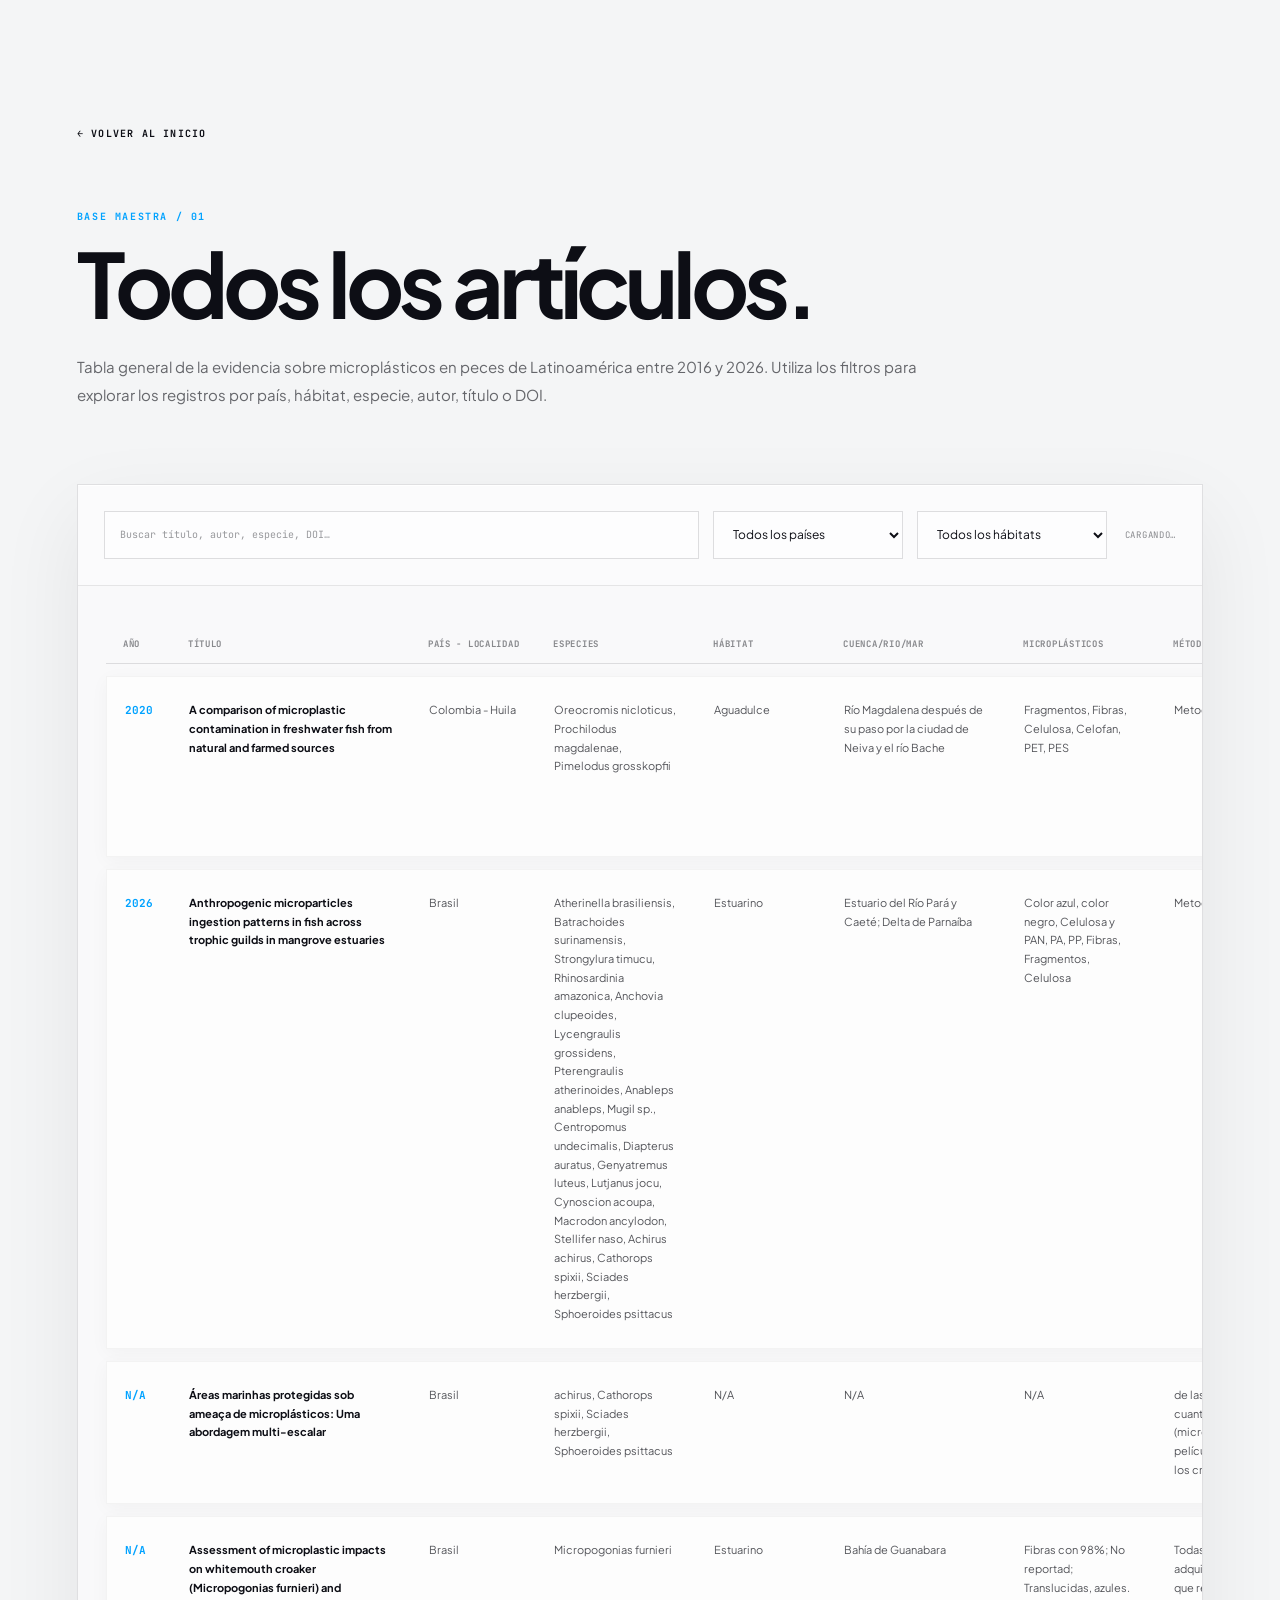
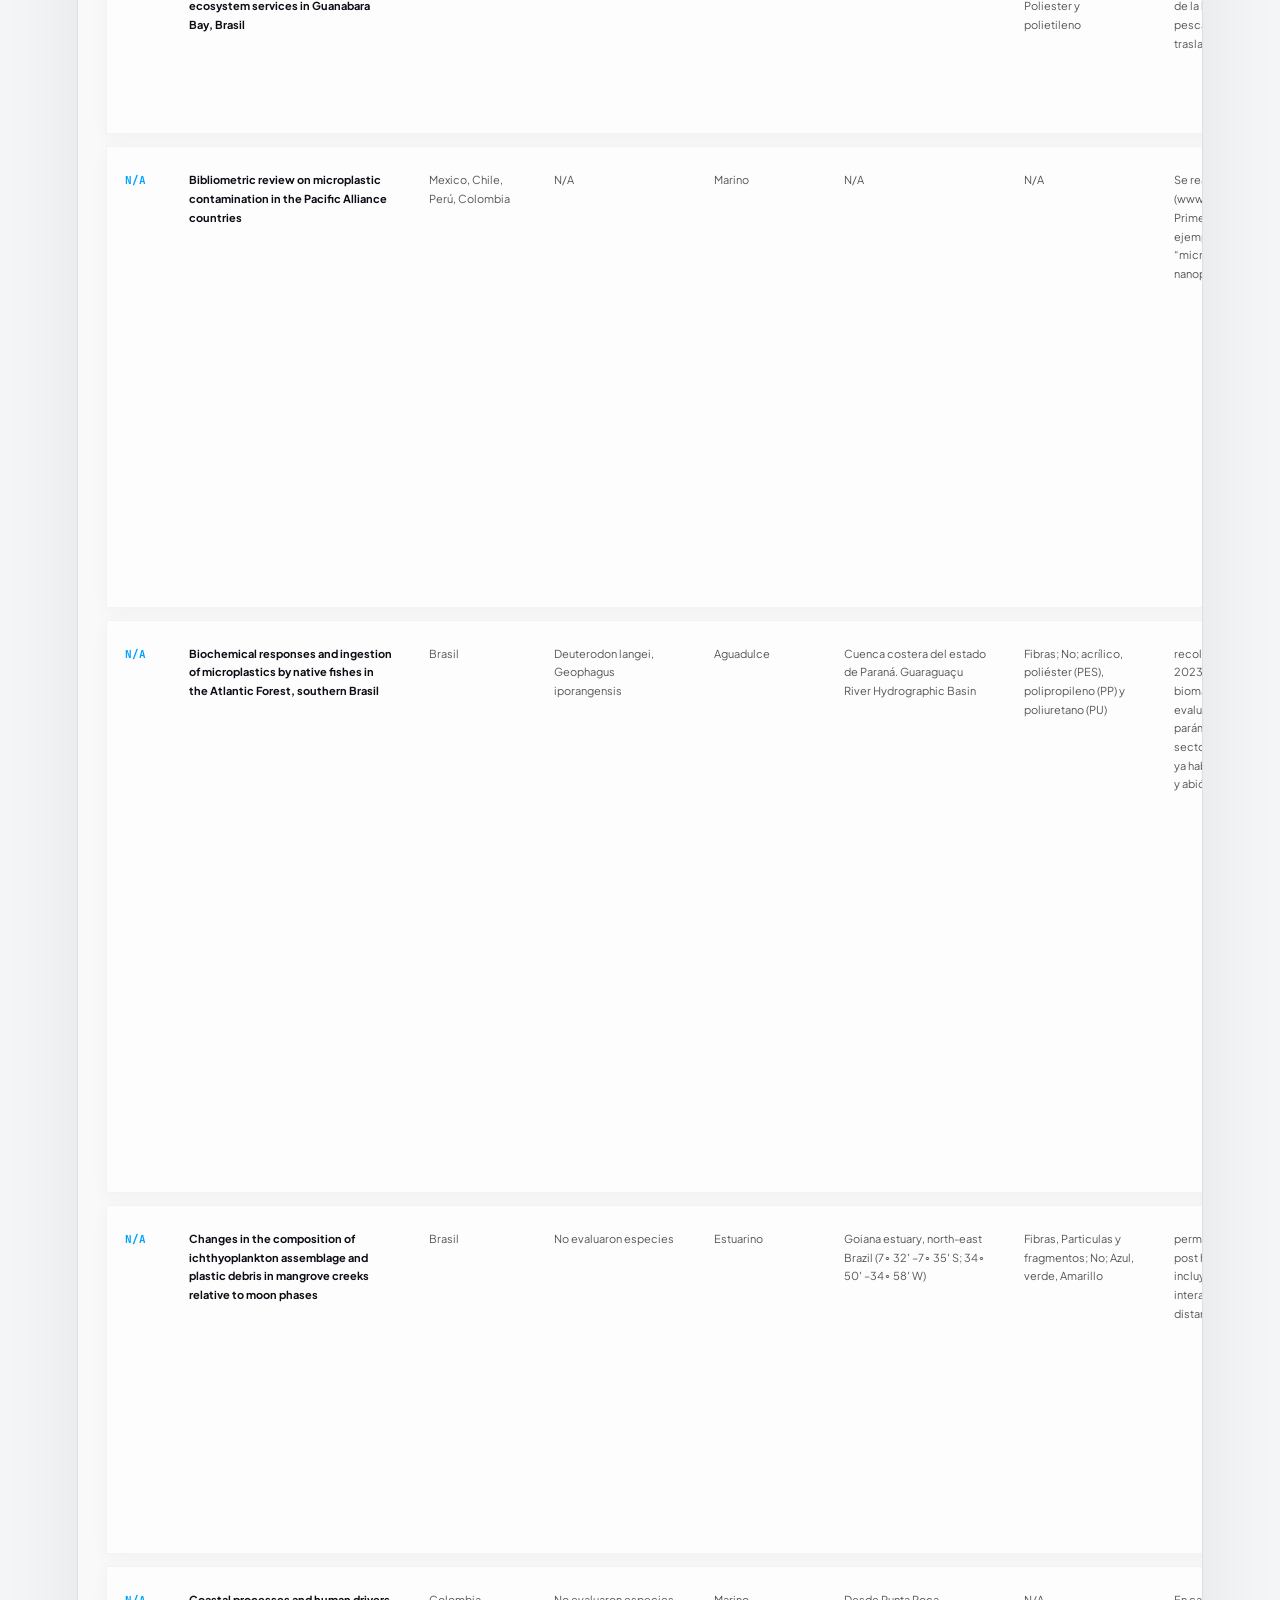
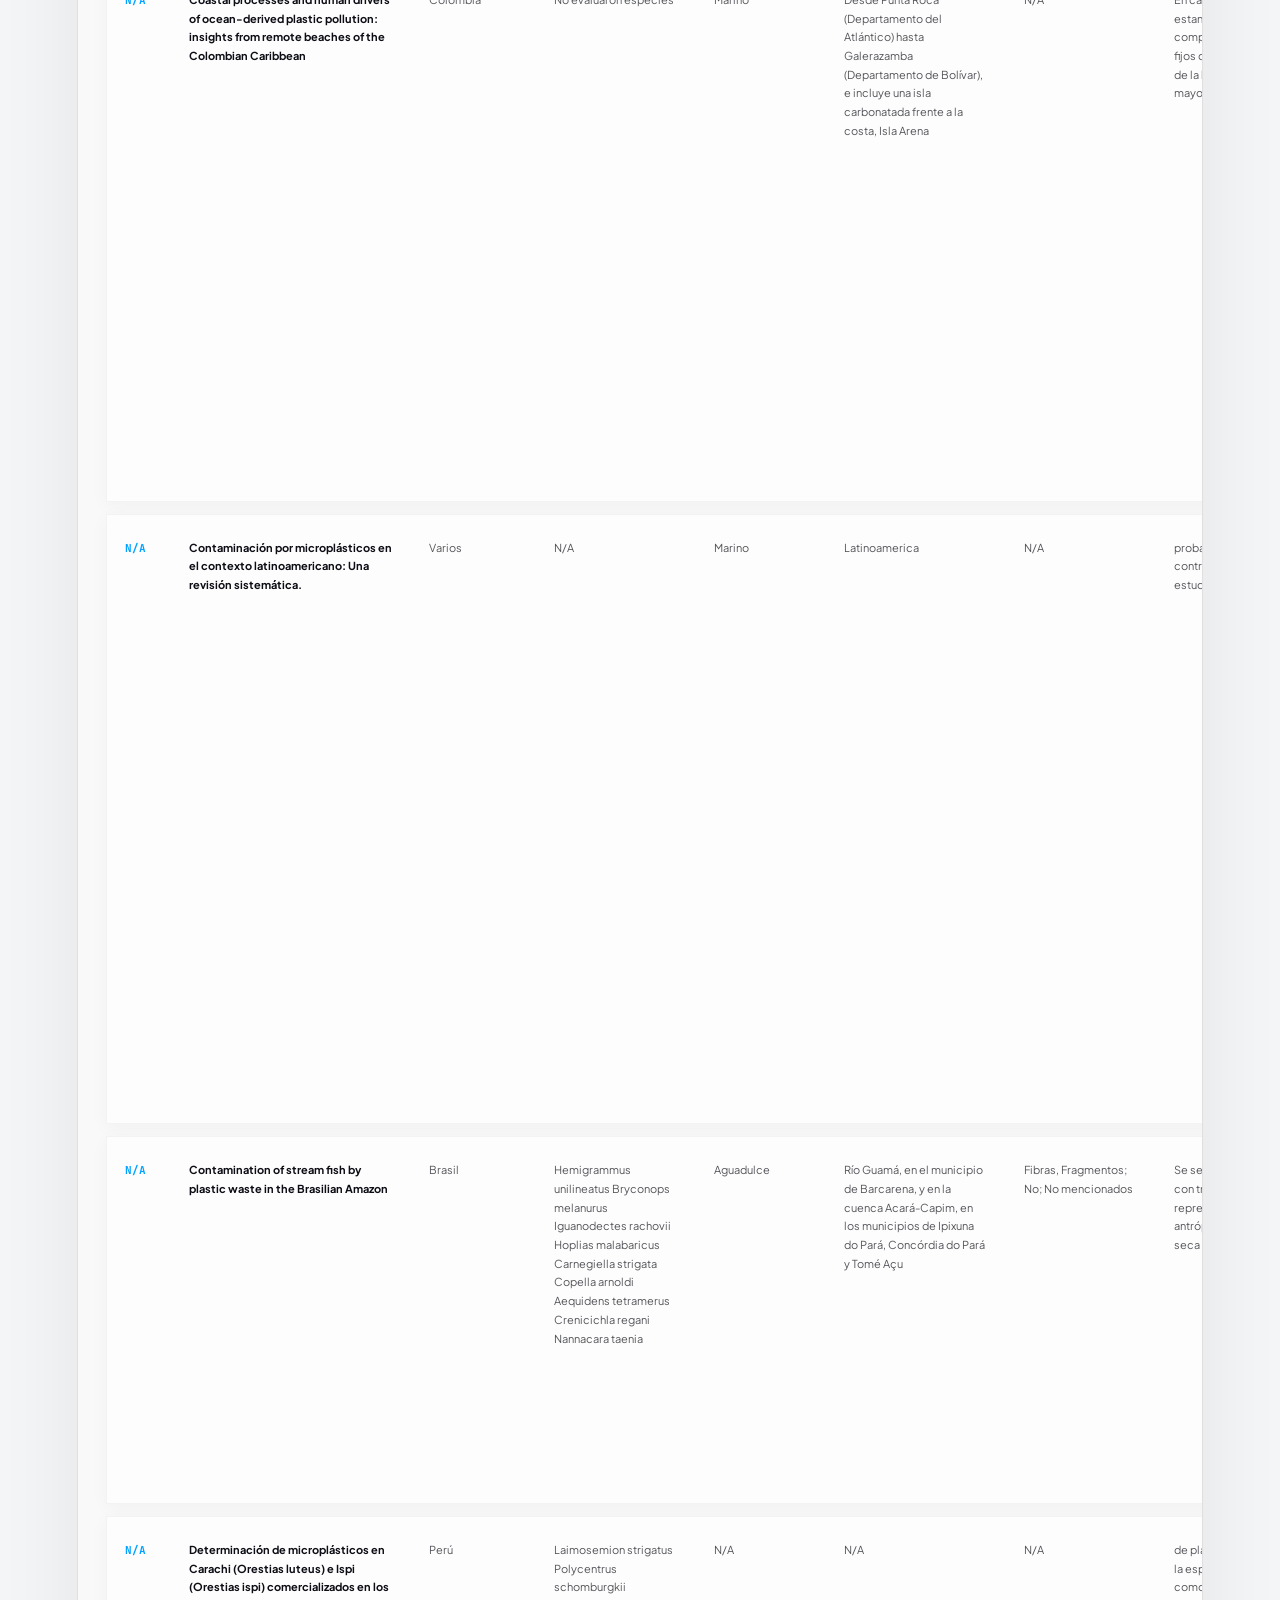
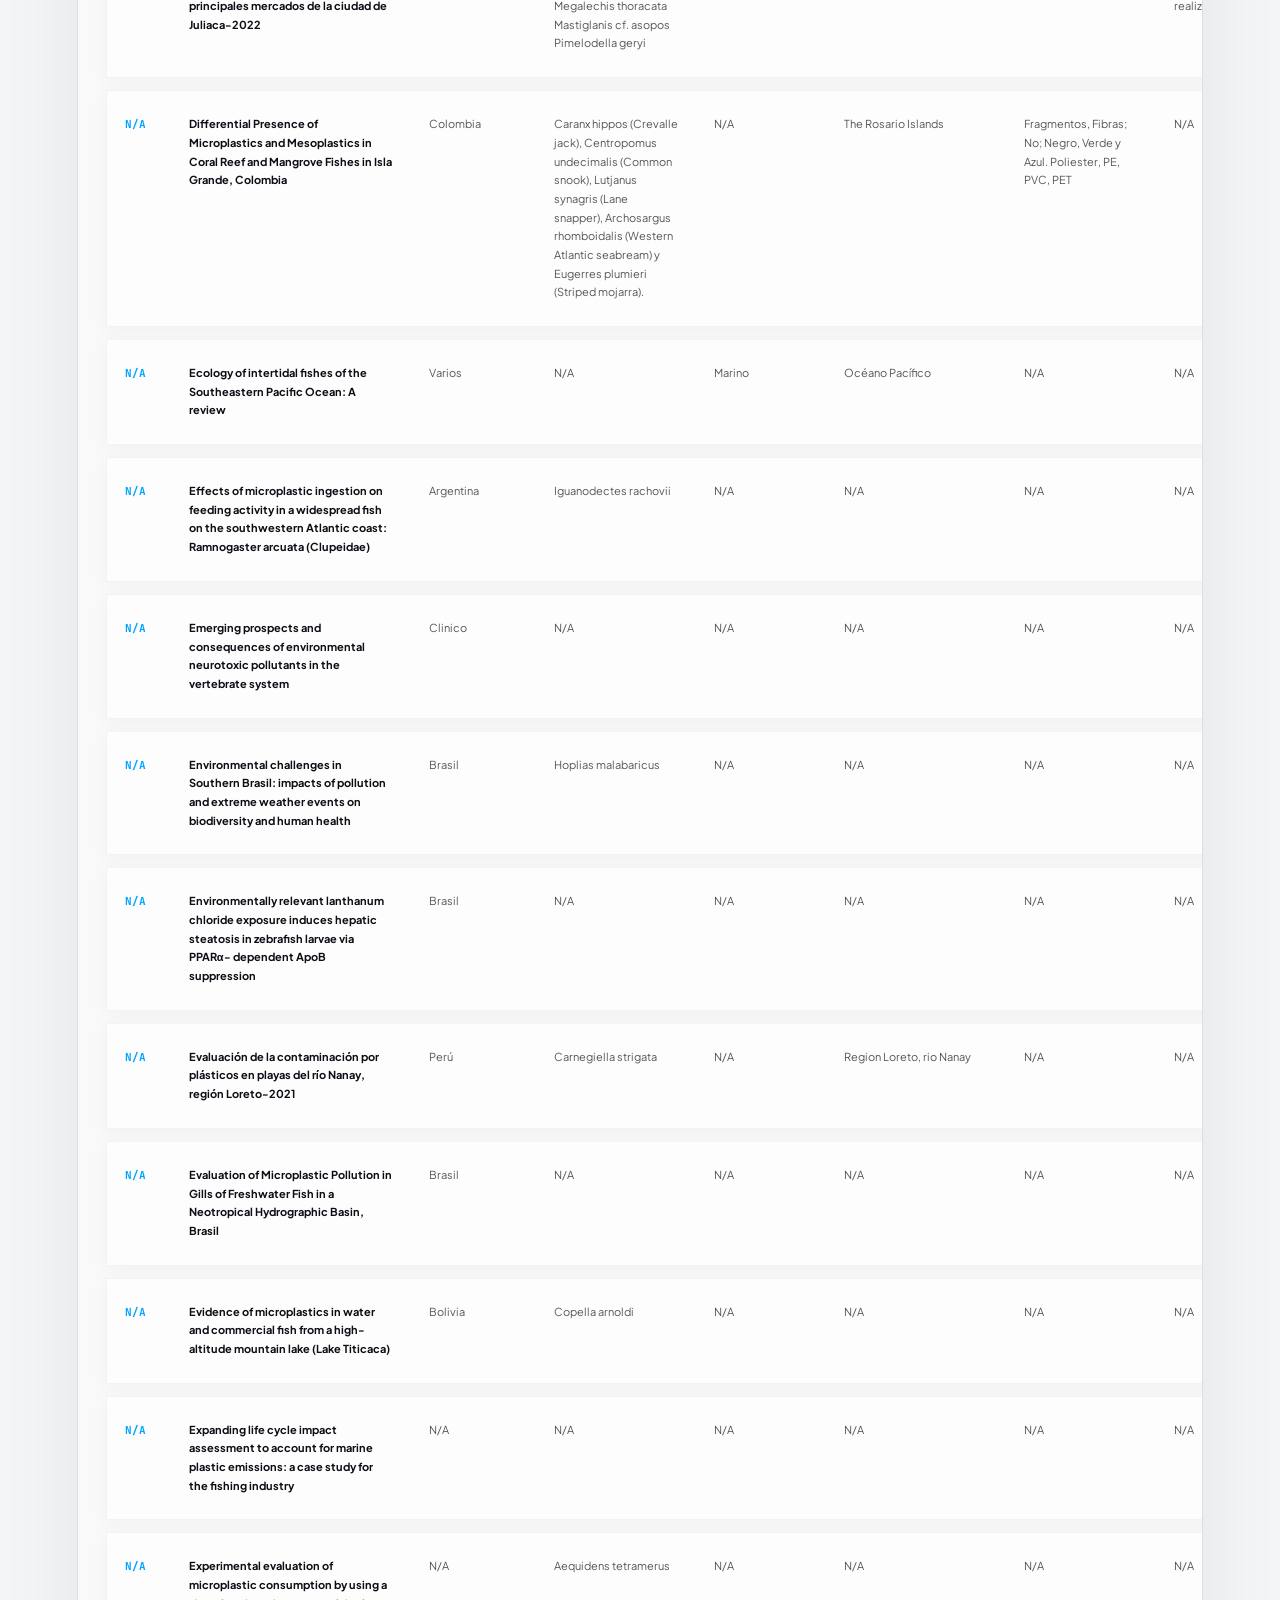
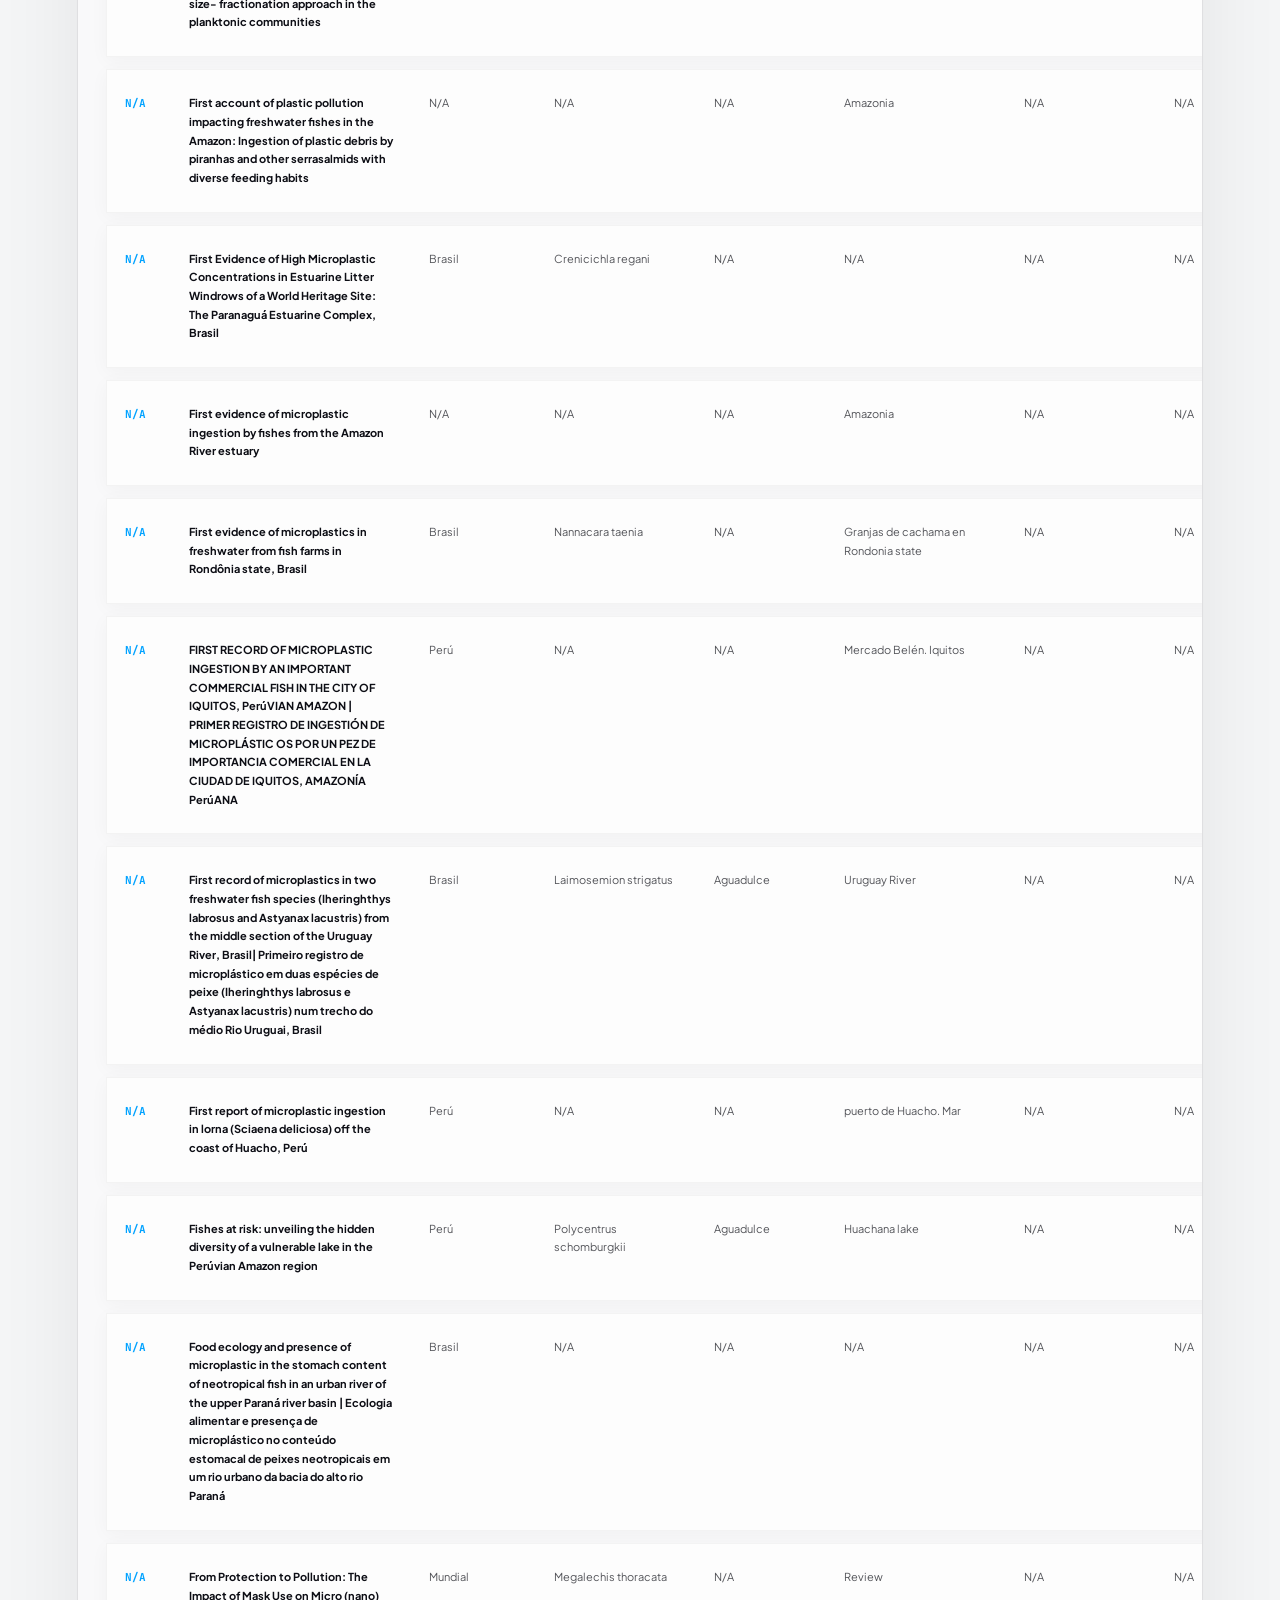
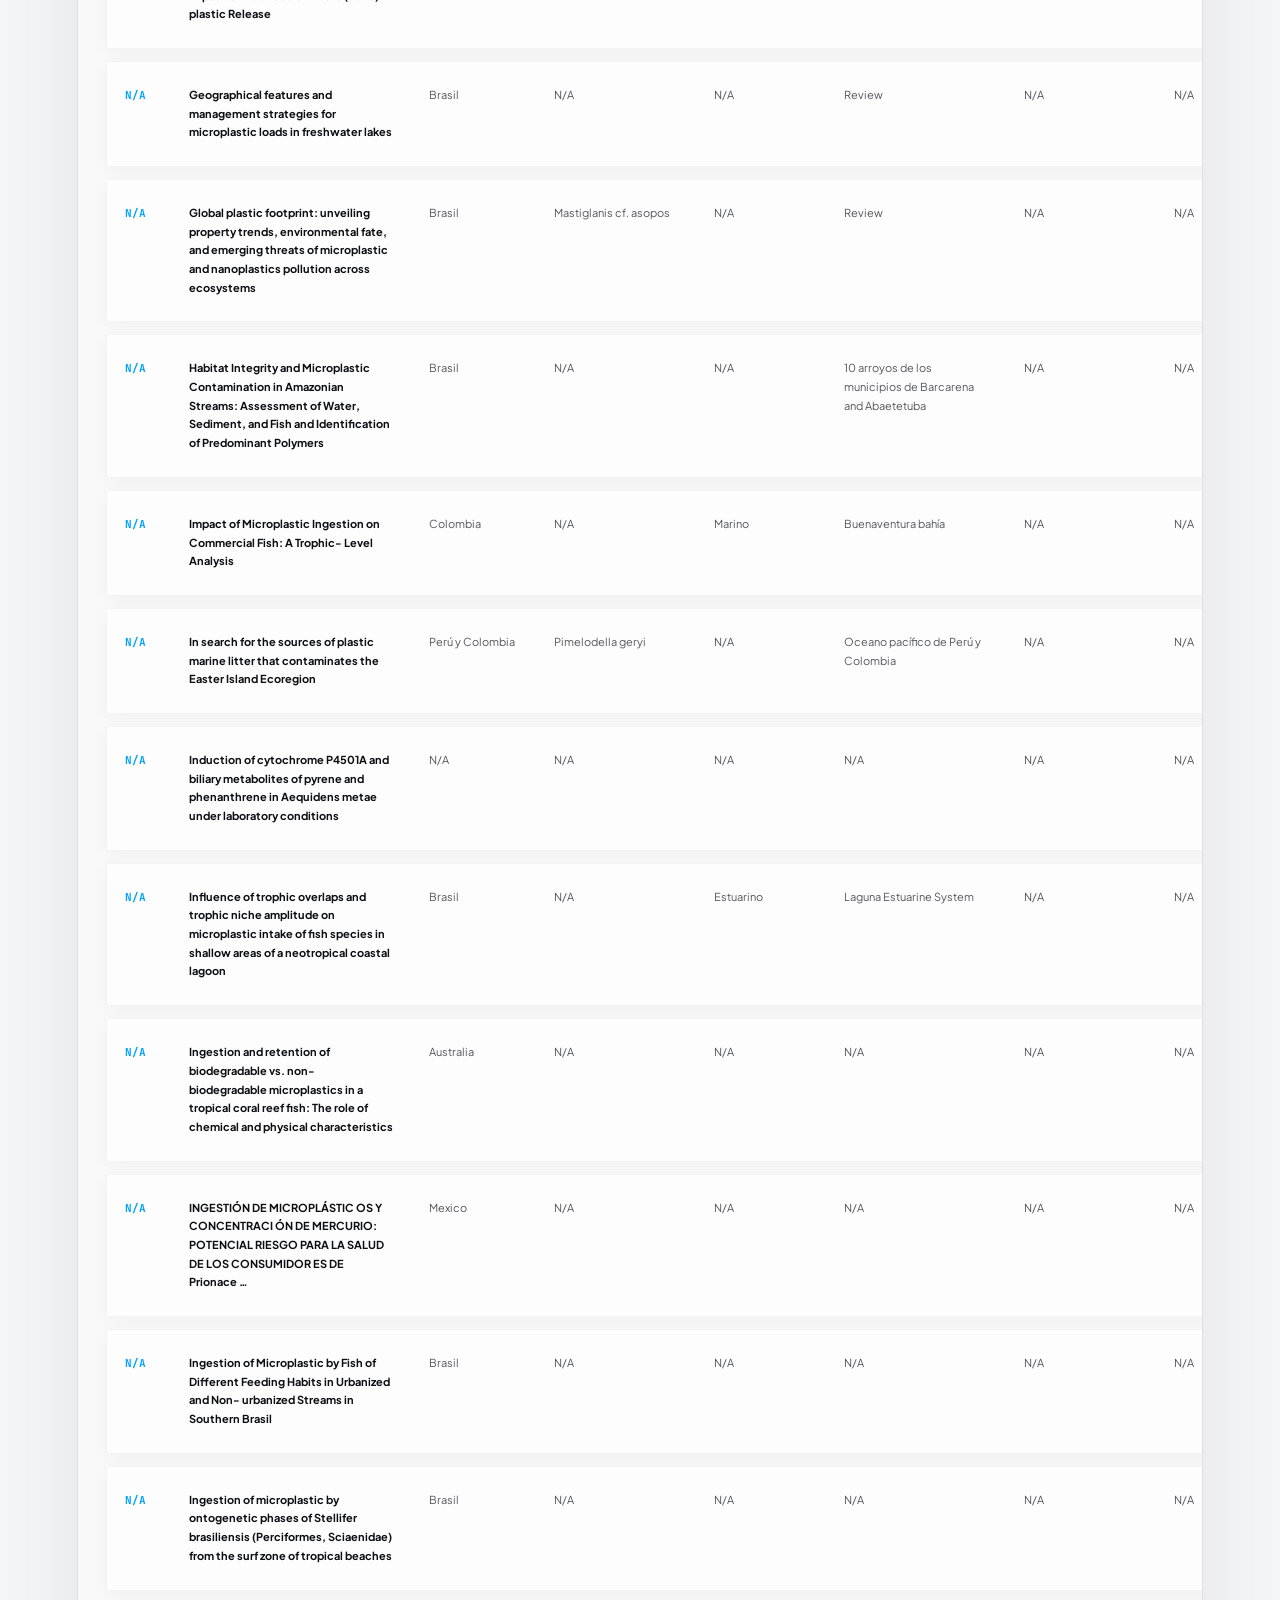
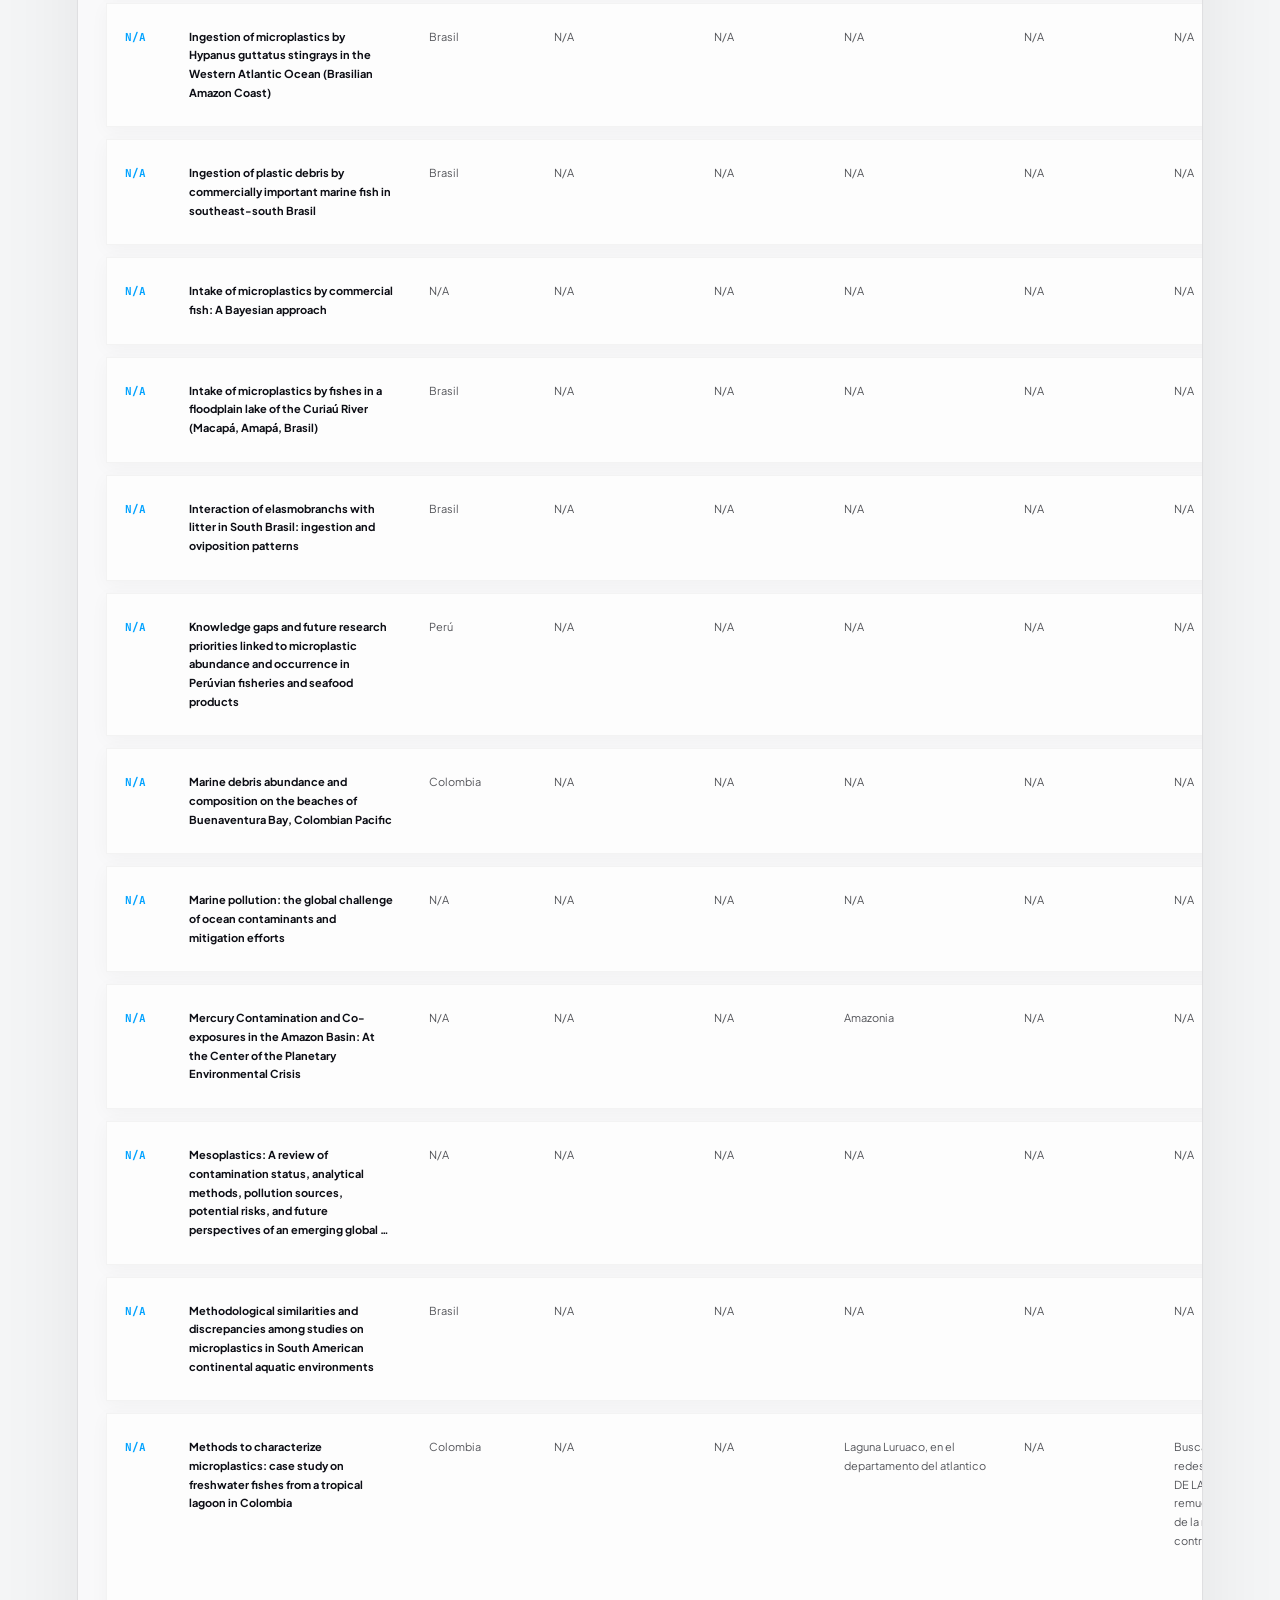
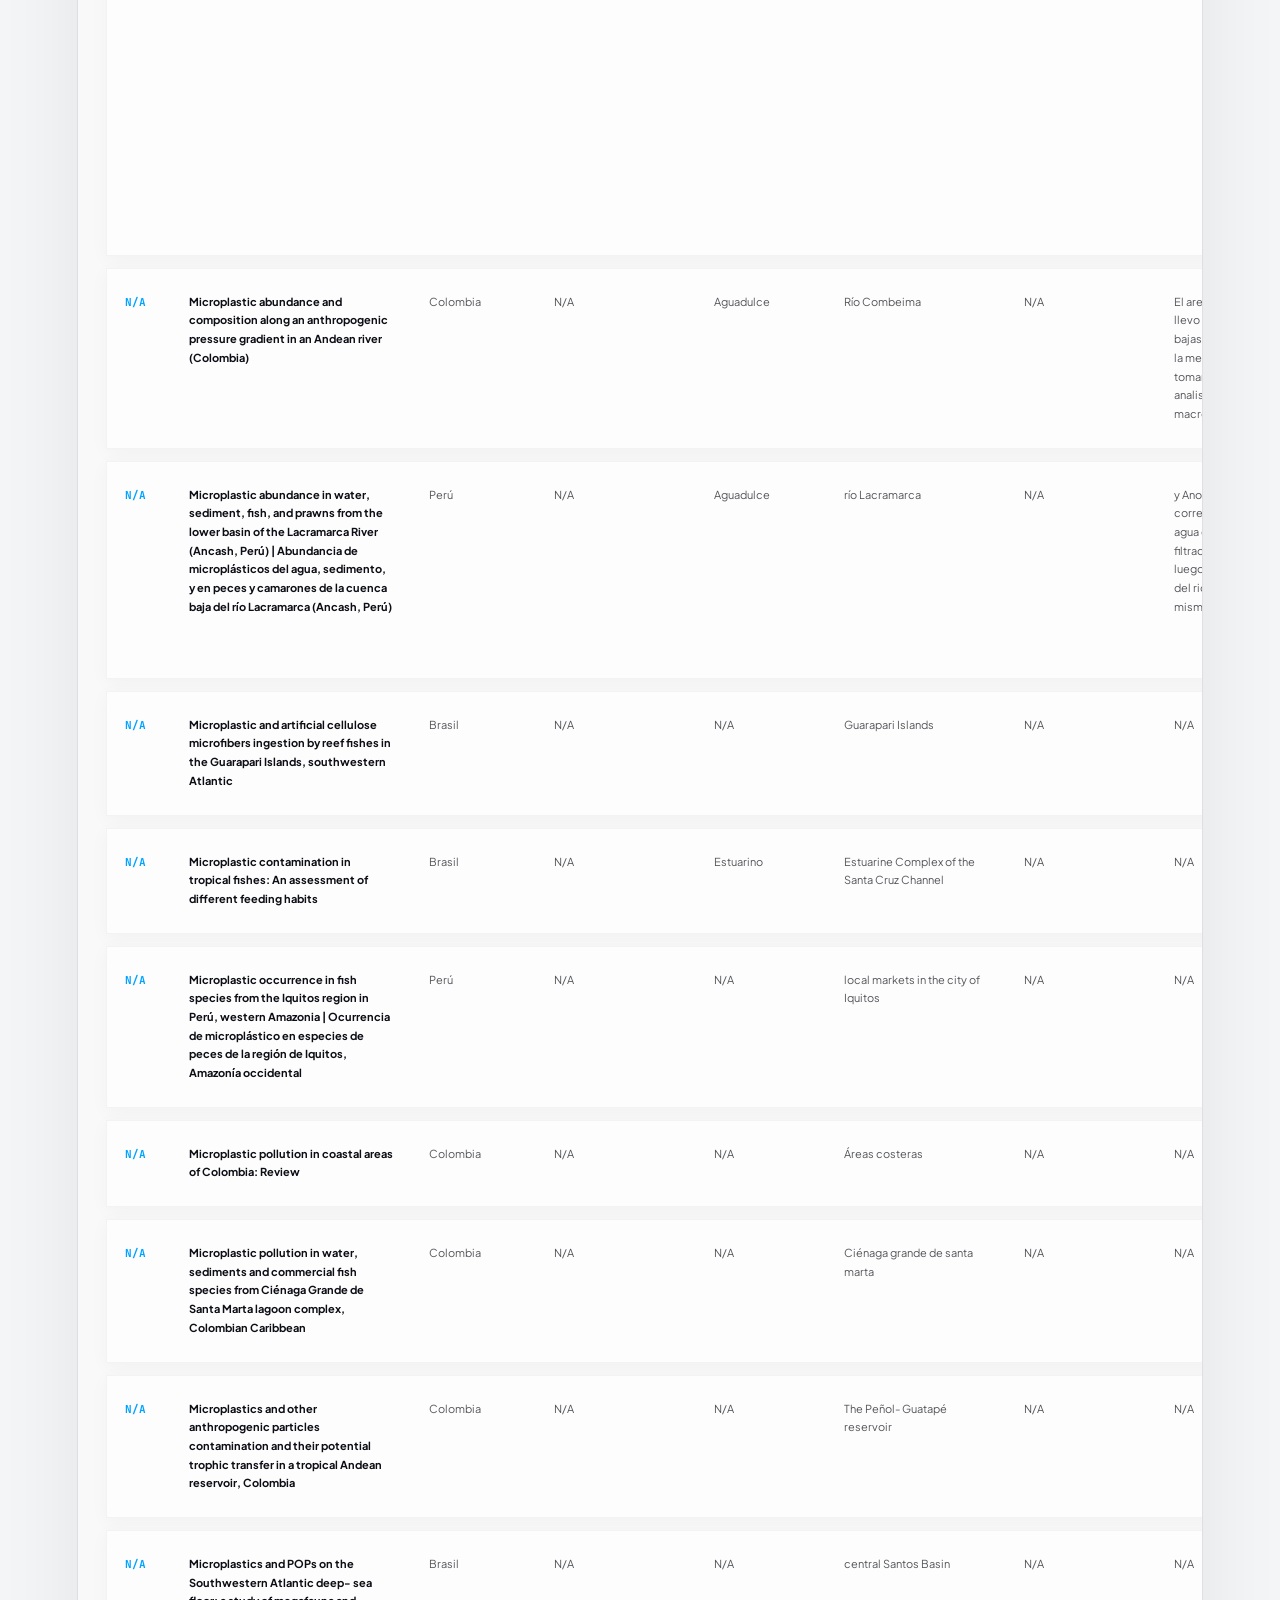
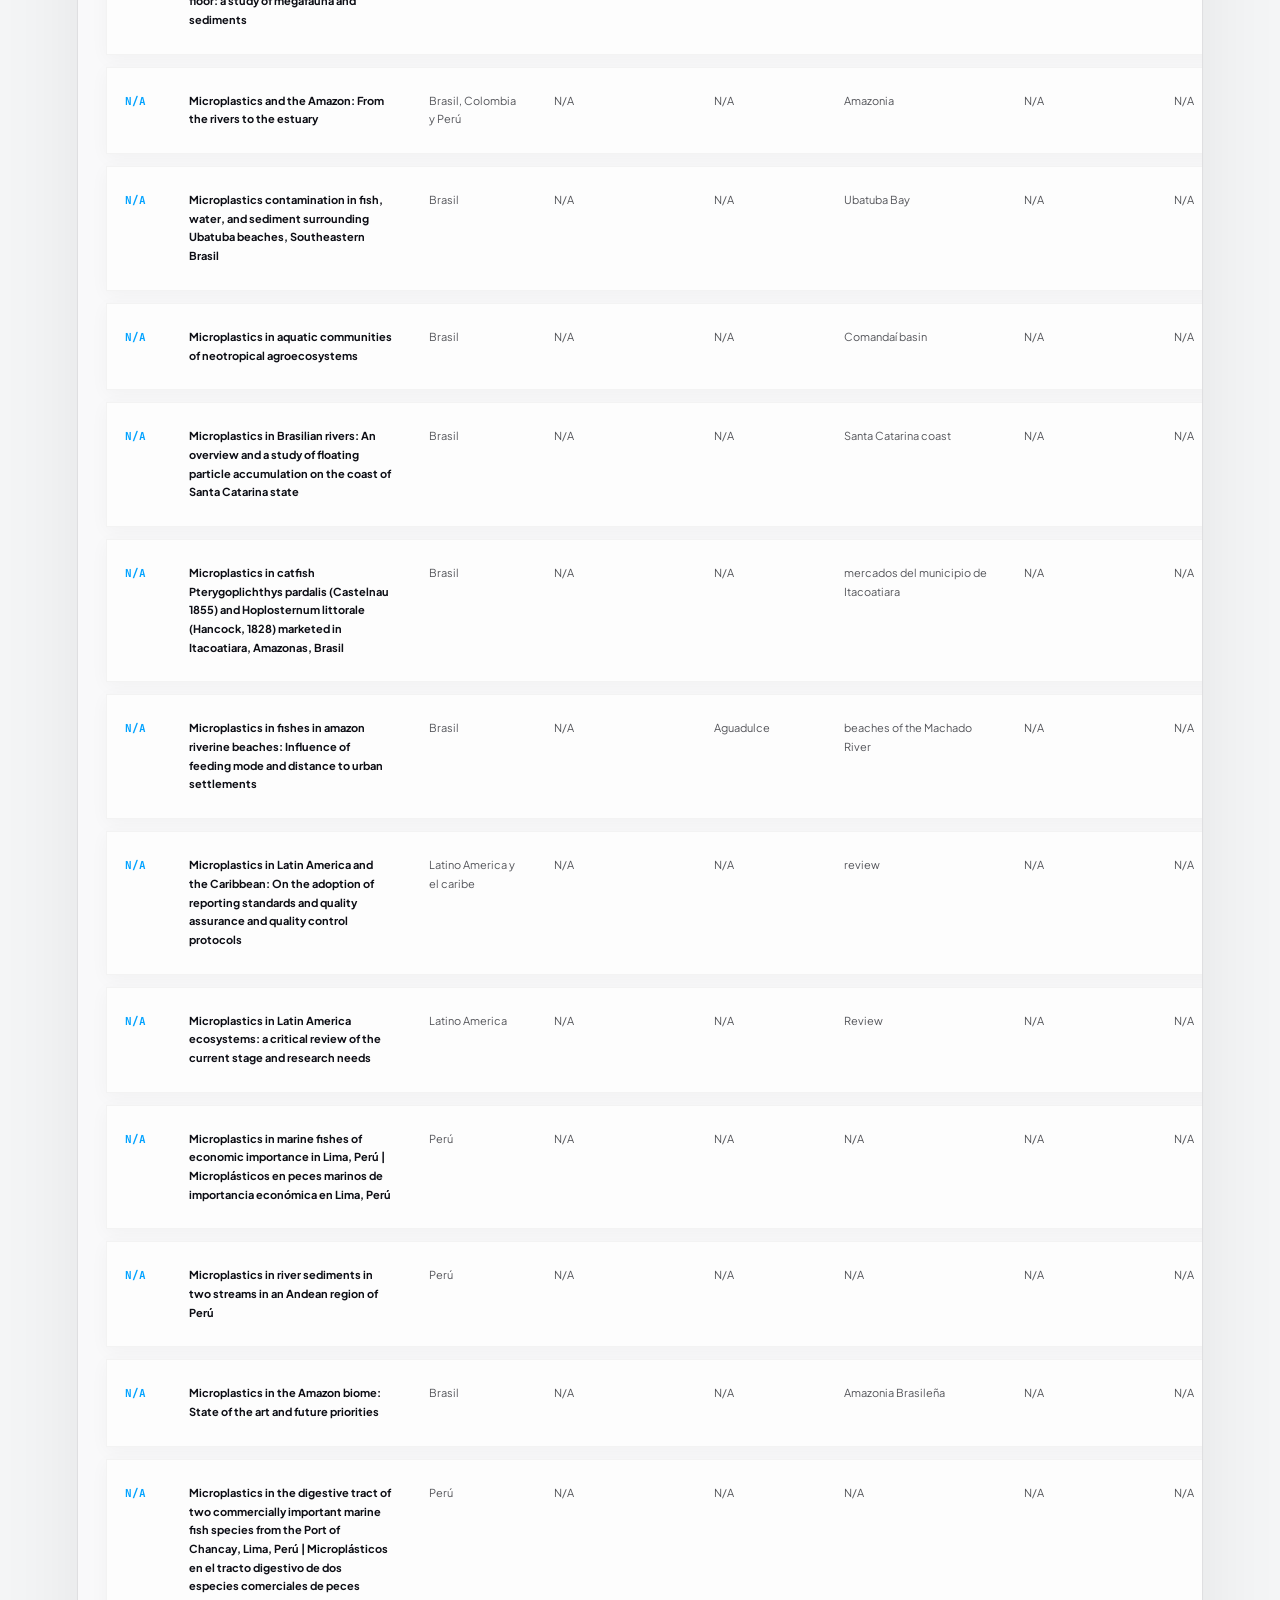
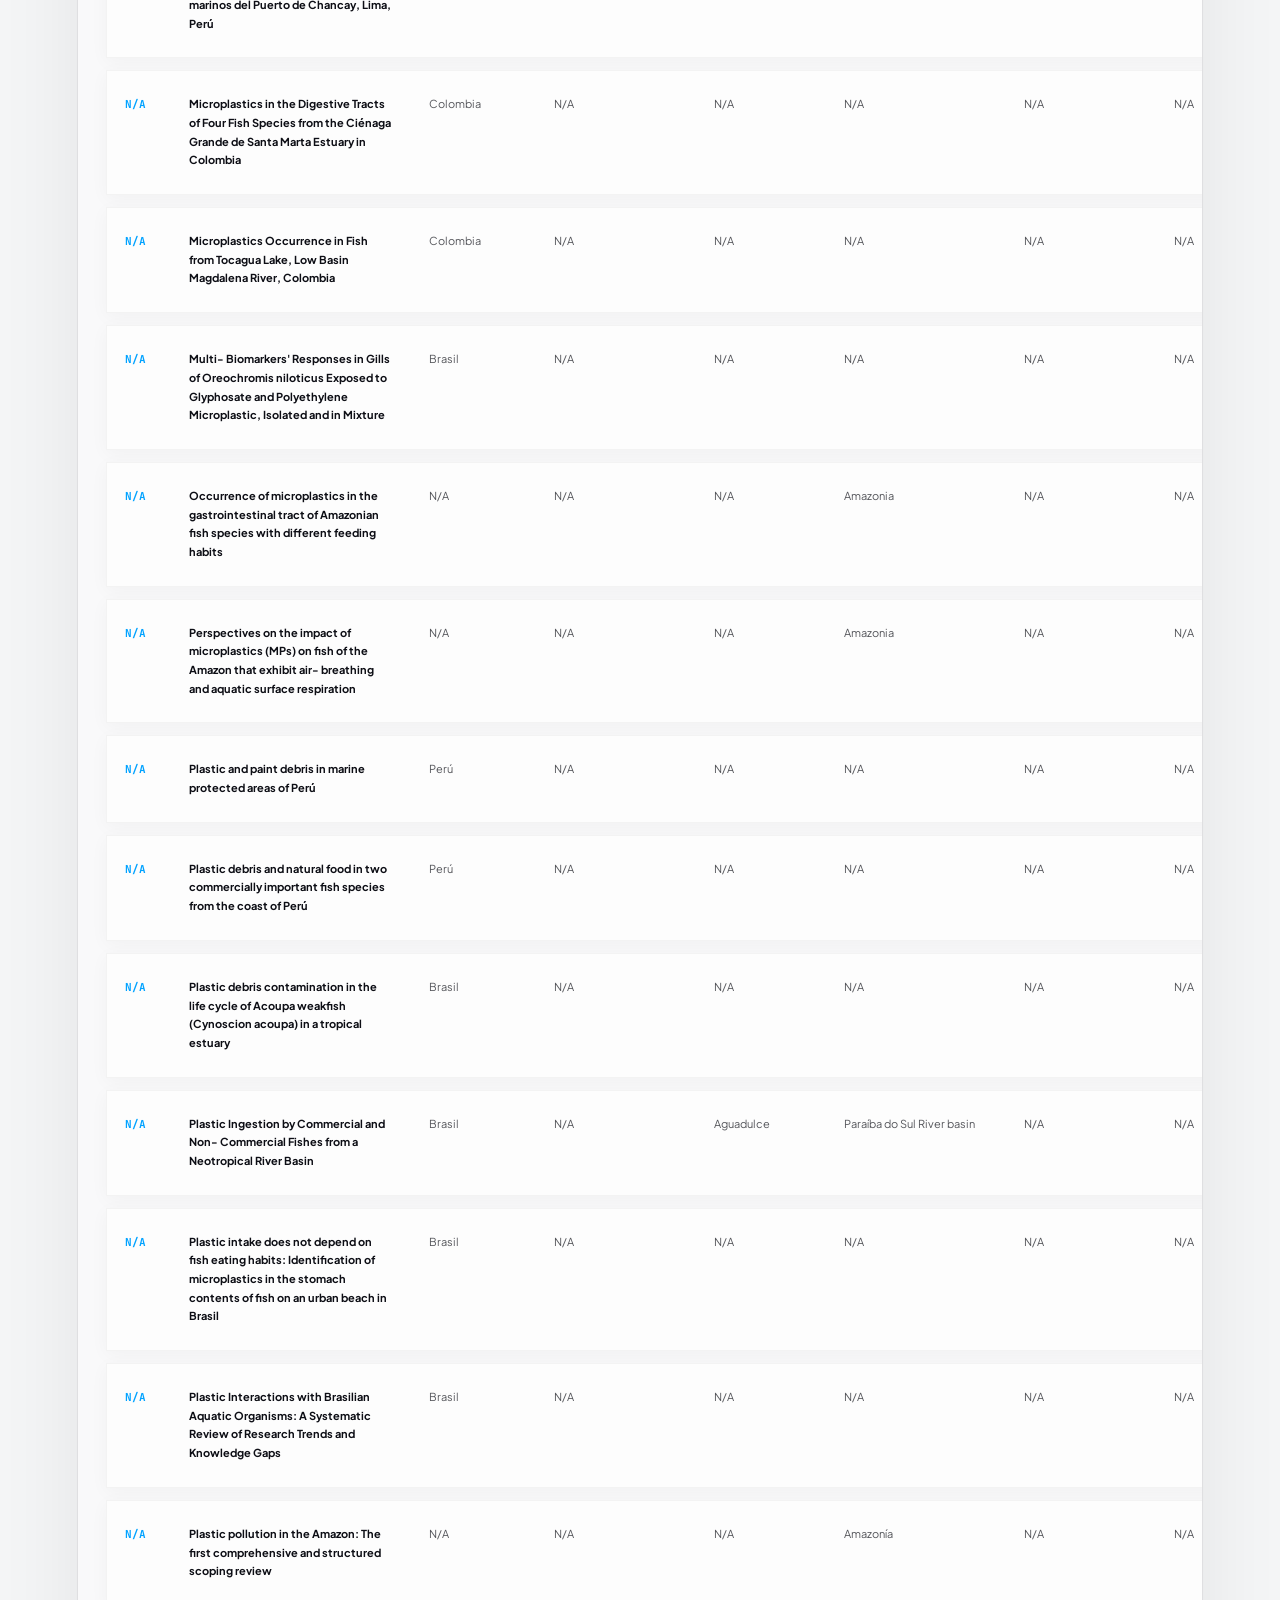
<file: base-datos.html>
<!DOCTYPE html>
<!--
  Base de datos integrada al diseño Nexus
  Conserva la estructura visual de la página original.
  La tabla y los filtros mantienen sus IDs originales.
-->
<html lang="es">

<head>
<meta charset="UTF-8">
<meta name="viewport" content="width=device-width, initial-scale=1.0">

<title>Base de datos general · Microplásticos en peces</title>

<meta
    name="description"
    content="Base de datos de microplásticos en peces de Latinoamérica, 2016–2026."
>

<link rel="preconnect" href="https://fonts.googleapis.com">
<link rel="preconnect" href="https://fonts.gstatic.com" crossorigin>

<link
    href="https://fonts.googleapis.com/css2?family=Plus+Jakarta+Sans:wght@300;400;500;600;700;800&family=JetBrains+Mono:wght@400;500;700&display=swap"
    rel="stylesheet"
>

<link rel="stylesheet" href="templatemo-629-nexus-style.css">

</head>

<body>

<!-- =========================================================
     ESTRUCTURA PRINCIPAL
     ========================================================= -->

<main class="database-page">

    <div class="database-container">

        <!-- Volver -->

        <a href="index.html" class="back-button">
            ← VOLVER AL INICIO
        </a>

        <!-- Encabezado -->

        <div class="database-kicker">
            Base maestra / 01
        </div>

        <h1 class="database-title">
            Todos los artículos.
        </h1>

        <p class="database-intro">
            Tabla general de la evidencia sobre microplásticos en peces
            de Latinoamérica entre 2016 y 2026. Utiliza los filtros para
            explorar los registros por país, hábitat, especie, autor,
            título o DOI.
        </p>


        <!-- =====================================================
             PANEL DE BASE DE DATOS
        ====================================================== -->

        <section class="database-panel">


            <!-- =================================================
                 FILTROS
            ================================================== -->

            <div class="database-toolbar">

                <input
                    id="articleSearch"
                    type="search"
                    placeholder="Buscar título, autor, especie, DOI…"
                    aria-label="Buscar artículos"
                >

                <select
                    id="articleCountry"
                    aria-label="Filtrar por país"
                >

                    <option value="">
                        Todos los países
                    </option>

                    <option>Colombia</option>
                    <option>Brasil</option>
                    <option>México</option>
                    <option>Chile</option>
                    <option>Perú</option>
                    <option>Argentina</option>

                </select>


                <select
                    id="articleHabitat"
                    aria-label="Filtrar por hábitat"
                >

                    <option value="">
                        Todos los hábitats
                    </option>

                    <option>Marino</option>
                    <option>Estuarino</option>
                    <option>Dulceacuícola</option>

                </select>


                <span
                    id="articleCount"
                    class="filter-note"
                >
                    Cargando…
                </span>

            </div>


            <!-- =================================================
                 TABLA
            ================================================== -->

            <div class="database-table-wrap">
                <table class="database-table">
                    <thead>
                        <tr>
                            <th>Año</th>
                            <th>Título</th>
                            <th>País - Localidad
                            </th>
                            <th>Especies</th>
                            <th>Hábitat</th>
                            <th>Cuenca/Rio/Mar</th>
                            <th>Microplásticos</th>
                            <th>Método</th>
                            <th>Resumen</th>
                            <th>DOI</th>
                            <th>Notas importantes</th>
                        </tr>
                    </thead>
                    <tbody id="articleRows">

<!-- ARTÍCULO 1 -->
    <tr>
        <td>2020</td>
        <td>A comparison of microplastic contamination in freshwater fish from natural and farmed sources</td>
        <td>Colombia - Huila</td>
        <td>Oreocromis nicloticus, Prochilodus magdalenae, Pimelodus grosskopfii</td>
        <td>Aguadulce</td>
        <td>Río Magdalena después de su paso por la ciudad de Neiva y el río Bache</td>
        <td>Fragmentos, Fibras, Celulosa, Celofan, PET, PES</td>
        <td>Metodología 2</td>
        <td>En este estudio, se investigó la prevalencia de microplásticos (MPs) 
            en peces de agua dulce de cultivo y de fuentes naturales.</td>
        <td><a href="https://doi.org/10.1007/s11356-020-11605-2">https://doi.org/10.1007/s11356-020-11605-2</a></td>
        <td>Se analizaron 15 estomagos. De 208 fragmentos. 22,4% corresponden a MP. Sin control de contaminación.</td>
    </tr>

<!-- ARTÍCULO 2 -->
    <tr>
        <td>2026</td>
        <td>Anthropogenic microparticles ingestion patterns in fish across trophic guilds in mangrove estuaries</td>
        <td>Brasil</td>
        <td>Atherinella brasiliensis, Batrachoides surinamensis, Strongylura timucu, Rhinosardinia amazonica, Anchovia clupeoides, Lycengraulis grossidens, Pterengraulis atherinoides, Anableps anableps, Mugil sp., Centropomus undecimalis, Diapterus auratus, Genyatremus luteus, Lutjanus jocu, Cynoscion acoupa, Macrodon ancylodon, Stellifer naso, Achirus achirus, Cathorops spixii, Sciades herzbergii, Sphoeroides psittacus</td>
        <td>Estuarino</td>
        <td>Estuario del Río Pará y Caeté; Delta de Parnaíba</td>
        <td>Color azul, color negro, Celulosa y PAN, PA, PP, Fibras, Fragmentos, Celulosa</td>
        <td>Metodología 3</td>
        <td>Se encontraron 128 MP en total, en el 12% de las muestras, el 60% de las microparticulas eran fibras de celulosa. 
            Se analalizaron 736 estomagos. Sin control de contaminación.</td>
        <td><a href="https://doi.org/10.1007/s10750-026-06151-w">https://doi.org/10.1007/s10750-026-06151-w</a></td>
        <td>En este estudio se evaluaron estadios juveniles, porque es lo que se colectó más.</td>
    </tr>

<!-- ARTÍCULO 3 -->
    <tr>
<td>N/A</td>
<td>Áreas marinhas protegidas sob ameaça de microplásticos: Uma abordagem multi-escalar</td>
<td>Brasil</td>
<td>achirus, Cathorops spixii, Sciades herzbergii, Sphoeroides psittacus</td>
<td>N/A</td>
<td>N/A</td>
<td>N/A</td>
<td>de las demás partículas y posteriormente se cuantificaron y clasificaron. Se clasificaron por tamaño (micro, meso y macro), por forma (fragmento, espuma, película, fibra y gránulo) y por color, siguiendo siempre los criterios establecidos por GESAMP ( 2019 ).</td>
<td>En portugues Los microplásticos (MP) son un contaminante emergente que potencialmente</td>
<td>N/A</td>
<td>N/A</td>
</tr>

<tr>
<td>N/A</td>
<td>Assessment of microplastic impacts on whitemouth croaker (Micropogonias furnieri) and ecosystem services in Guanabara Bay, Brasil</td>
<td>Brasil</td>
<td>Micropogonias furnieri</td>
<td>Estuarino</td>
<td>Bahía de Guanabara</td>
<td>Fibras con 98%; No reportad; Translucidas, azules. Poliester y polietileno</td>
<td>Todas las muestras de Micropogonias furnieri se adquirieron directamente de los pescadores una vez que regresaron del mar al mercado de desembarque de la bahía, con el pescado conservado en hielo. El pescado se mantuvo en estas condiciones hasta su traslado a los congeladores del laboratorio.</td>
<td>afecta a los organismos y al funcionamiento de los ecosistemas. A pesar de la alta abundancia de MP en la Bahía de Guanabara, faltan estudios sobre su ingestión.</td>
<td>N/A</td>
<td>Estómagos analizados: 272; Control de contaminación: Si; fibras (98,4 %), películas (1,3 %) y fragmentos (0,3 %). 48.7% encontrado</td>
</tr>

<tr>
<td>N/A</td>
<td>Bibliometric review on microplastic contamination in the Pacific Alliance countries</td>
<td>Mexico, Chile, Perú, Colombia</td>
<td>N/A</td>
<td>Marino</td>
<td>N/A</td>
<td>N/A</td>
<td>Se realizó una búsqueda en la base de datos Scopus (www.scopus.com) hasta el 13 de agosto de 2023. Primero, se ingresó el nombre de cada país, por ejemplo, Perú, junto con las siguientes palabras clave: “microplásticos O microplástico O microfibra O nanoplástico”.</td>
<td>Los microplásticos, capaces de absorber compuestos orgánicos persistentes, metales pesados y contaminantes emergentes, son motivo de preocupación mundial debido a su potencial para alterar el comportamiento y el metabolismo de la biota. En Latinoamérica, la Alianza del Pacífico, integrada por México, Colombia, Perú y Chile, destaca por su riqueza biológica y sus productivos ecosistemas, que representan el 37% del producto interno bruto de la región.</td>
<td>N/A</td>
<td>N/A</td>
</tr>

<tr>
<td>N/A</td>
<td>Biochemical responses and ingestion of microplastics by native fishes in the Atlantic Forest, southern Brasil</td>
<td>Brasil</td>
<td>Deuterodon langei, Geophagus iporangensis</td>
<td>Aguadulce</td>
<td>Cuenca costera del estado de Paraná. Guaraguaçu River Hydrographic Basin</td>
<td>Fibras; No; acrílico, poliéster (PES), polipropileno (PP) y poliuretano (PU)</td>
<td>recolectaron en marzo, abril, junio y septiembre de 2023. Optamos por realizar los análisis de biomarcadores bioquímicos (y, en consecuencia, las evaluaciones de contaminantes orgánicos y parámetros fisicoquímicos del agua) solo en los sectores S1, S2a y S2b porque los sectores restantes ya habían sido evaluados para parámetros bioquímicos y abióticos similares por dos Santos et al.</td>
<td>La expansión urbana en áreas de la Mata Atlántica, uno de los puntos críticos de biodiversidad del planeta, ha intensificado la presión antropogénica sobre sus ríos, promoviendo la introducción de distintos factores de estrés, incluidos contaminantes orgánicos y microplásticos (MP). Este estudio evaluó la salud de las comunidades de peces a lo largo de un gradiente de contaminación en el río Guaraguaçu (sur de Brasil), ubicado dentro de la Reserva de la Biosfera de la Mata Atlántica, que abarca áreas preservadas aguas arriba y sitios aguas abajo impactados por vertidos de aguas residuales y rellenos sanitarios.</td>
<td>N/A</td>
<td>Control de contaminación: Si; acrílico, poliéster (PES), polipropileno (PP) y poliuretano (PU)</td>
</tr>

<tr>
<td>N/A</td>
<td>Changes in the composition of ichthyoplankton assemblage and plastic debris in mangrove creeks relative to moon phases</td>
<td>Brasil</td>
<td>No evaluaron especies</td>
<td>Estuarino</td>
<td>Goiana estuary, north-east Brazil (7∘ 32′ –7∘ 35′ S; 34∘ 50′ –34∘ 58′ W)</td>
<td>Fibras, Particulas y fragmentos; No; Azul, verde, Amarillo</td>
<td>permutación (PERMANOVA), seguido de una prueba post hoc PERMANOVA por pares. El modelo general incluyó las variables predictoras órgano y sector, y la interacción entre ellas (órgano x sector), utilizando la distancia euclidiana sobre la matriz estandarizada.</td>
<td>Se estudió la influencia lunar en la distribución de larvas de peces, zooplancton y desechos plásticos en arroyos de manglares del estuario de Goiana, Brasil, durante un ciclo lunar. Cetengraulis edentulus , Anchovia clupeoides y Rhinosardinia bahiensis fueron las larvas de peces más abundantes (56,6%), independientemente de la fase lunar.</td>
<td>N/A</td>
<td>N/A</td>
</tr>

<tr>
<td>N/A</td>
<td>Coastal processes and human drivers of ocean-derived plastic pollution: insights from remote beaches of the Colombian Caribbean</td>
<td>Colombia</td>
<td>No evaluaron especies</td>
<td>Marino</td>
<td>Desde Punta Roca (Departamento del Atlántico) hasta Galerazamba (Departamento de Bolívar), e incluye una isla carbonatada frente a la costa, Isla Arena</td>
<td>N/A</td>
<td>En cada sitio, se aplicó un protocolo de muestreo estandarizado para garantizar la consistencia y la comparabilidad. Se establecieron cinco cuadrantes fijos de 4 m² ( 2 × 2 m) a intervalos regulares a lo largo de la línea de deriva superior, que suele ser la zona de mayor acumulación de desechos flotantes.</td>
<td>La contaminación plástica derivada del océano representa una huella tangible del Antropoceno en los sistemas costeros, donde convergen los procesos de transporte natural y las actividades humanas intensificadas. Este estudio examina la composición, el origen funcional y los patrones espaciales de la basura marina a lo largo de ocho playas remotas en la costa central del Caribe colombiano, una región ecológicamente sensible influenciada por flotas pesqueras regionales, rutas marítimas internacionales y regímenes hidrodinámicos complejos.</td>
<td>N/A</td>
<td>N/A</td>
</tr>

<tr>
<td>N/A</td>
<td>Contaminación por microplásticos en el contexto latinoamericano: Una revisión sistemática.</td>
<td>Varios</td>
<td>N/A</td>
<td>Marino</td>
<td>Latinoamerica</td>
<td>N/A</td>
<td>probable", identificando los principales contribuyentes a la basura marina en toda el área de estudio.</td>
<td>El presente proyecto muestra, mediante una revisión bibliográfica, los microplásticos, identificados en zonas costeras y playas, producto de actividad humana y corrientes de cuerpos de agua como lo indica Barboza y Gimenes, 2018, observando que los tipos mas comunes de estas micropartículas son las fibras, fragmentos y películas, provenientes de la degradación de plásticos mas grandes y textiles sintéticos (Sánchez et al., 2021; Galgani et al., 2015). Escalando así hasta la ingestión de estas partículas, que afecta el metabolismo de organismos acuáticos, provocando problemas de salud que pueden escalar en la cadena trófica (Andrary, 2017).</td>
<td>N/A</td>
<td>N/A</td>
</tr>

<tr>
<td>N/A</td>
<td>Contamination of stream fish by plastic waste in the Brasilian Amazon</td>
<td>Brasil</td>
<td>Hemigrammus unilineatus Bryconops melanurus Iguanodectes rachovii Hoplias malabaricus Carnegiella strigata Copella arnoldi Aequidens tetramerus Crenicichla regani Nannacara taenia</td>
<td>Aguadulce</td>
<td>Río Guamá, en el municipio de Barcarena, y en la cuenca Acará-Capim, en los municipios de Ipixuna do Pará, Concórdia do Pará y Tomé Açu</td>
<td>Fibras, Fragmentos; No; No mencionados</td>
<td>Se seleccionaron 12 arroyos de primer a tercer orden, con tramos de 150 m de longitud y hasta 4 m de ancho, representando diferentes niveles de perturbación antrópica. El muestreo se realizó durante la estación seca de septiembre de 2018.</td>
<td>La contaminación por plásticos es un problema global, en particular a través de la contaminación de los ambientes acuáticos y la biodiversidad. Aunque la contaminación por plásticos está bien documentada en la fauna acuática de los océanos y grandes ríos del mundo, hay pocos datos sobre los organismos de los arroyos de cabecera, especialmente en las regiones tropicales.</td>
<td>N/A</td>
<td>Estómagos analizados: 68; Control de contaminación: Muy ampliamente, tuvieron mucho control; 98% (67/68 evaluados)</td>
</tr>

<tr>
<td>N/A</td>
<td>Determinación de microplásticos en Carachi (Orestias luteus) e Ispi (Orestias ispi) comercializados en los principales mercados de la ciudad de Juliaca-2022</td>
<td>Perú</td>
<td>Laimosemion strigatus Polycentrus schomburgkii Megalechis thoracata Mastiglanis cf. asopos Pimelodella geryi</td>
<td>N/A</td>
<td>N/A</td>
<td>N/A</td>
<td>de plásticos entre especies de peces, considerando la especie como efecto fijo y los sitios de muestreo como efecto aleatorio. Todo el análisis estadístico se realizó en el software R.</td>
<td>Las especies reaccionan de forma diferente. Cuanto más pequeña es la partícula, más fácil es que se adhiera a las branquias.</td>
<td>N/A</td>
<td>N/A</td>
</tr>

<tr>
<td>N/A</td>
<td>Differential Presence of Microplastics and Mesoplastics in Coral Reef and Mangrove Fishes in Isla Grande, Colombia</td>
<td>Colombia</td>
<td>Caranx hippos (Crevalle jack), Centropomus undecimalis (Common snook), Lutjanus synagris (Lane snapper), Archosargus rhomboidalis (Western Atlantic seabream) y Eugerres plumieri (Striped mojarra).</td>
<td>N/A</td>
<td>The Rosario Islands</td>
<td>Fragmentos, Fibras; No; Negro, Verde y Azul. Poliester, PE, PVC, PET</td>
<td>N/A</td>
<td>N/A</td>
<td>N/A</td>
<td>Control de contaminación: si</td>
</tr>

<tr>
<td>N/A</td>
<td>Ecology of intertidal fishes of the Southeastern Pacific Ocean: A review</td>
<td>Varios</td>
<td>N/A</td>
<td>Marino</td>
<td>Océano Pacífico</td>
<td>N/A</td>
<td>N/A</td>
<td>N/A</td>
<td>N/A</td>
<td>N/A</td>
</tr>

<tr>
<td>N/A</td>
<td>Effects of microplastic ingestion on feeding activity in a widespread fish on the southwestern Atlantic coast: Ramnogaster arcuata (Clupeidae)</td>
<td>Argentina</td>
<td>Iguanodectes rachovii</td>
<td>N/A</td>
<td>N/A</td>
<td>N/A</td>
<td>N/A</td>
<td>N/A</td>
<td>N/A</td>
<td>N/A</td>
</tr>

<tr>
<td>N/A</td>
<td>Emerging prospects and consequences of environmental neurotoxic pollutants in the vertebrate system</td>
<td>Clinico</td>
<td>N/A</td>
<td>N/A</td>
<td>N/A</td>
<td>N/A</td>
<td>N/A</td>
<td>N/A</td>
<td>N/A</td>
<td>N/A</td>
</tr>

<tr>
<td>N/A</td>
<td>Environmental challenges in Southern Brasil: impacts of pollution and extreme weather events on biodiversity and human health</td>
<td>Brasil</td>
<td>Hoplias malabaricus</td>
<td>N/A</td>
<td>N/A</td>
<td>N/A</td>
<td>N/A</td>
<td>N/A</td>
<td>N/A</td>
<td>N/A</td>
</tr>

<tr>
<td>N/A</td>
<td>Environmentally relevant lanthanum chloride exposure induces hepatic steatosis in zebrafish larvae via PPARα- dependent ApoB suppression</td>
<td>Brasil</td>
<td>N/A</td>
<td>N/A</td>
<td>N/A</td>
<td>N/A</td>
<td>N/A</td>
<td>N/A</td>
<td>N/A</td>
<td>N/A</td>
</tr>

<tr>
<td>N/A</td>
<td>Evaluación de la contaminación por plásticos en playas del río Nanay, región Loreto-2021</td>
<td>Perú</td>
<td>Carnegiella strigata</td>
<td>N/A</td>
<td>Region Loreto, rio Nanay</td>
<td>N/A</td>
<td>N/A</td>
<td>N/A</td>
<td>N/A</td>
<td>N/A</td>
</tr>

<tr>
<td>N/A</td>
<td>Evaluation of Microplastic Pollution in Gills of Freshwater Fish in a Neotropical Hydrographic Basin, Brasil</td>
<td>Brasil</td>
<td>N/A</td>
<td>N/A</td>
<td>N/A</td>
<td>N/A</td>
<td>N/A</td>
<td>N/A</td>
<td>N/A</td>
<td>N/A</td>
</tr>

<tr>
<td>N/A</td>
<td>Evidence of microplastics in water and commercial fish from a high- altitude mountain lake (Lake Titicaca)</td>
<td>Bolivia</td>
<td>Copella arnoldi</td>
<td>N/A</td>
<td>N/A</td>
<td>N/A</td>
<td>N/A</td>
<td>N/A</td>
<td>N/A</td>
<td>N/A</td>
</tr>

<tr>
<td>N/A</td>
<td>Expanding life cycle impact assessment to account for marine plastic emissions: a case study for the fishing industry</td>
<td>N/A</td>
<td>N/A</td>
<td>N/A</td>
<td>N/A</td>
<td>N/A</td>
<td>N/A</td>
<td>N/A</td>
<td>N/A</td>
<td>N/A</td>
</tr>

<tr>
<td>N/A</td>
<td>Experimental evaluation of microplastic consumption by using a size- fractionation approach in the planktonic communities</td>
<td>N/A</td>
<td>Aequidens tetramerus</td>
<td>N/A</td>
<td>N/A</td>
<td>N/A</td>
<td>N/A</td>
<td>N/A</td>
<td>N/A</td>
<td>N/A</td>
</tr>

<tr>
<td>N/A</td>
<td>First account of plastic pollution impacting freshwater fishes in the Amazon: Ingestion of plastic debris by piranhas and other serrasalmids with diverse feeding habits</td>
<td>N/A</td>
<td>N/A</td>
<td>N/A</td>
<td>Amazonia</td>
<td>N/A</td>
<td>N/A</td>
<td>N/A</td>
<td>N/A</td>
<td>N/A</td>
</tr>

<tr>
<td>N/A</td>
<td>First Evidence of High Microplastic Concentrations in Estuarine Litter Windrows of a World Heritage Site: The Paranaguá Estuarine Complex, Brasil</td>
<td>Brasil</td>
<td>Crenicichla regani</td>
<td>N/A</td>
<td>N/A</td>
<td>N/A</td>
<td>N/A</td>
<td>N/A</td>
<td>N/A</td>
<td>N/A</td>
</tr>

<tr>
<td>N/A</td>
<td>First evidence of microplastic ingestion by fishes from the Amazon River estuary</td>
<td>N/A</td>
<td>N/A</td>
<td>N/A</td>
<td>Amazonia</td>
<td>N/A</td>
<td>N/A</td>
<td>N/A</td>
<td>N/A</td>
<td>N/A</td>
</tr>

<tr>
<td>N/A</td>
<td>First evidence of microplastics in freshwater from fish farms in Rondônia state, Brasil</td>
<td>Brasil</td>
<td>Nannacara taenia</td>
<td>N/A</td>
<td>Granjas de cachama en Rondonia state</td>
<td>N/A</td>
<td>N/A</td>
<td>N/A</td>
<td>N/A</td>
<td>N/A</td>
</tr>

<tr>
<td>N/A</td>
<td>FIRST RECORD OF MICROPLASTIC INGESTION BY AN IMPORTANT COMMERCIAL FISH IN THE CITY OF IQUITOS, PerúVIAN AMAZON | PRIMER REGISTRO DE INGESTIÓN DE MICROPLÁSTIC OS POR UN PEZ DE IMPORTANCIA COMERCIAL EN LA CIUDAD DE IQUITOS, AMAZONÍA PerúANA</td>
<td>Perú</td>
<td>N/A</td>
<td>N/A</td>
<td>Mercado Belén. Iquitos</td>
<td>N/A</td>
<td>N/A</td>
<td>N/A</td>
<td>N/A</td>
<td>N/A</td>
</tr>

<tr>
<td>N/A</td>
<td>First record of microplastics in two freshwater fish species (Iheringhthys labrosus and Astyanax lacustris) from the middle section of the Uruguay River, Brasil| Primeiro registro de microplástico em duas espécies de peixe (Iheringhthys labrosus e Astyanax lacustris) num trecho do médio Rio Uruguai, Brasil</td>
<td>Brasil</td>
<td>Laimosemion strigatus</td>
<td>Aguadulce</td>
<td>Uruguay River</td>
<td>N/A</td>
<td>N/A</td>
<td>N/A</td>
<td>N/A</td>
<td>N/A</td>
</tr>

<tr>
<td>N/A</td>
<td>First report of microplastic ingestion in lorna (Sciaena deliciosa) off the coast of Huacho, Perú</td>
<td>Perú</td>
<td>N/A</td>
<td>N/A</td>
<td>puerto de Huacho. Mar</td>
<td>N/A</td>
<td>N/A</td>
<td>N/A</td>
<td>N/A</td>
<td>N/A</td>
</tr>

<tr>
<td>N/A</td>
<td>Fishes at risk: unveiling the hidden diversity of a vulnerable lake in the Perúvian Amazon region</td>
<td>Perú</td>
<td>Polycentrus schomburgkii</td>
<td>Aguadulce</td>
<td>Huachana lake</td>
<td>N/A</td>
<td>N/A</td>
<td>N/A</td>
<td>N/A</td>
<td>N/A</td>
</tr>

<tr>
<td>N/A</td>
<td>Food ecology and presence of microplastic in the stomach content of neotropical fish in an urban river of the upper Paraná river basin | Ecologia alimentar e presença de microplástico no conteúdo estomacal de peixes neotropicais em um rio urbano da bacia do alto rio Paraná</td>
<td>Brasil</td>
<td>N/A</td>
<td>N/A</td>
<td>N/A</td>
<td>N/A</td>
<td>N/A</td>
<td>N/A</td>
<td>N/A</td>
<td>N/A</td>
</tr>

<tr>
<td>N/A</td>
<td>From Protection to Pollution: The Impact of Mask Use on Micro (nano) plastic Release</td>
<td>Mundial</td>
<td>Megalechis thoracata</td>
<td>N/A</td>
<td>Review</td>
<td>N/A</td>
<td>N/A</td>
<td>N/A</td>
<td>N/A</td>
<td>N/A</td>
</tr>

<tr>
<td>N/A</td>
<td>Geographical features and management strategies for microplastic loads in freshwater lakes</td>
<td>Brasil</td>
<td>N/A</td>
<td>N/A</td>
<td>Review</td>
<td>N/A</td>
<td>N/A</td>
<td>N/A</td>
<td>N/A</td>
<td>N/A</td>
</tr>

<tr>
<td>N/A</td>
<td>Global plastic footprint: unveiling property trends, environmental fate, and emerging threats of microplastic and nanoplastics pollution across ecosystems</td>
<td>Brasil</td>
<td>Mastiglanis cf. asopos</td>
<td>N/A</td>
<td>Review</td>
<td>N/A</td>
<td>N/A</td>
<td>N/A</td>
<td>N/A</td>
<td>N/A</td>
</tr>

<tr>
<td>N/A</td>
<td>Habitat Integrity and Microplastic Contamination in Amazonian Streams: Assessment of Water, Sediment, and Fish and Identification of Predominant Polymers</td>
<td>Brasil</td>
<td>N/A</td>
<td>N/A</td>
<td>10 arroyos de los municipios de Barcarena and Abaetetuba</td>
<td>N/A</td>
<td>N/A</td>
<td>N/A</td>
<td>N/A</td>
<td>N/A</td>
</tr>

<tr>
<td>N/A</td>
<td>Impact of Microplastic Ingestion on Commercial Fish: A Trophic- Level Analysis</td>
<td>Colombia</td>
<td>N/A</td>
<td>Marino</td>
<td>Buenaventura bahía</td>
<td>N/A</td>
<td>N/A</td>
<td>N/A</td>
<td>N/A</td>
<td>N/A</td>
</tr>

<tr>
<td>N/A</td>
<td>In search for the sources of plastic marine litter that contaminates the Easter Island Ecoregion</td>
<td>Perú y Colombia</td>
<td>Pimelodella geryi</td>
<td>N/A</td>
<td>Oceano pacífico de Perú y Colombia</td>
<td>N/A</td>
<td>N/A</td>
<td>N/A</td>
<td>N/A</td>
<td>N/A</td>
</tr>

<tr>
<td>N/A</td>
<td>Induction of cytochrome P4501A and biliary metabolites of pyrene and phenanthrene in Aequidens metae under laboratory conditions</td>
<td>N/A</td>
<td>N/A</td>
<td>N/A</td>
<td>N/A</td>
<td>N/A</td>
<td>N/A</td>
<td>N/A</td>
<td>N/A</td>
<td>N/A</td>
</tr>

<tr>
<td>N/A</td>
<td>Influence of trophic overlaps and trophic niche amplitude on microplastic intake of fish species in shallow areas of a neotropical coastal lagoon</td>
<td>Brasil</td>
<td>N/A</td>
<td>Estuarino</td>
<td>Laguna Estuarine System</td>
<td>N/A</td>
<td>N/A</td>
<td>N/A</td>
<td>N/A</td>
<td>N/A</td>
</tr>

<tr>
<td>N/A</td>
<td>Ingestion and retention of biodegradable vs. non- biodegradable microplastics in a tropical coral reef fish: The role of chemical and physical characteristics</td>
<td>Australia</td>
<td>N/A</td>
<td>N/A</td>
<td>N/A</td>
<td>N/A</td>
<td>N/A</td>
<td>N/A</td>
<td>N/A</td>
<td>N/A</td>
</tr>

<tr>
<td>N/A</td>
<td>INGESTIÓN DE MICROPLÁSTIC OS Y CONCENTRACI ÓN DE MERCURIO: POTENCIAL RIESGO PARA LA SALUD DE LOS CONSUMIDOR ES DE Prionace …</td>
<td>Mexico</td>
<td>N/A</td>
<td>N/A</td>
<td>N/A</td>
<td>N/A</td>
<td>N/A</td>
<td>N/A</td>
<td>N/A</td>
<td>N/A</td>
</tr>

<tr>
<td>N/A</td>
<td>Ingestion of Microplastic by Fish of Different Feeding Habits in Urbanized and Non- urbanized Streams in Southern Brasil</td>
<td>Brasil</td>
<td>N/A</td>
<td>N/A</td>
<td>N/A</td>
<td>N/A</td>
<td>N/A</td>
<td>N/A</td>
<td>N/A</td>
<td>N/A</td>
</tr>

<tr>
<td>N/A</td>
<td>Ingestion of microplastic by ontogenetic phases of Stellifer brasiliensis (Perciformes, Sciaenidae) from the surf zone of tropical beaches</td>
<td>Brasil</td>
<td>N/A</td>
<td>N/A</td>
<td>N/A</td>
<td>N/A</td>
<td>N/A</td>
<td>N/A</td>
<td>N/A</td>
<td>Estómagos analizados: brasiliensis</td>
</tr>

<tr>
<td>N/A</td>
<td>Ingestion of microplastics by Hypanus guttatus stingrays in the Western Atlantic Ocean (Brasilian Amazon Coast)</td>
<td>Brasil</td>
<td>N/A</td>
<td>N/A</td>
<td>N/A</td>
<td>N/A</td>
<td>N/A</td>
<td>N/A</td>
<td>N/A</td>
<td>N/A</td>
</tr>

<tr>
<td>N/A</td>
<td>Ingestion of plastic debris by commercially important marine fish in southeast-south Brasil</td>
<td>Brasil</td>
<td>N/A</td>
<td>N/A</td>
<td>N/A</td>
<td>N/A</td>
<td>N/A</td>
<td>N/A</td>
<td>N/A</td>
<td>N/A</td>
</tr>

<tr>
<td>N/A</td>
<td>Intake of microplastics by commercial fish: A Bayesian approach</td>
<td>N/A</td>
<td>N/A</td>
<td>N/A</td>
<td>N/A</td>
<td>N/A</td>
<td>N/A</td>
<td>N/A</td>
<td>N/A</td>
<td>N/A</td>
</tr>

<tr>
<td>N/A</td>
<td>Intake of microplastics by fishes in a floodplain lake of the Curiaú River (Macapá, Amapá, Brasil)</td>
<td>Brasil</td>
<td>N/A</td>
<td>N/A</td>
<td>N/A</td>
<td>N/A</td>
<td>N/A</td>
<td>N/A</td>
<td>N/A</td>
<td>N/A</td>
</tr>

<tr>
<td>N/A</td>
<td>Interaction of elasmobranchs with litter in South Brasil: ingestion and oviposition patterns</td>
<td>Brasil</td>
<td>N/A</td>
<td>N/A</td>
<td>N/A</td>
<td>N/A</td>
<td>N/A</td>
<td>N/A</td>
<td>N/A</td>
<td>N/A</td>
</tr>

<tr>
<td>N/A</td>
<td>Knowledge gaps and future research priorities linked to microplastic abundance and occurrence in Perúvian fisheries and seafood products</td>
<td>Perú</td>
<td>N/A</td>
<td>N/A</td>
<td>N/A</td>
<td>N/A</td>
<td>N/A</td>
<td>N/A</td>
<td>N/A</td>
<td>N/A</td>
</tr>

<tr>
<td>N/A</td>
<td>Marine debris abundance and composition on the beaches of Buenaventura Bay, Colombian Pacific</td>
<td>Colombia</td>
<td>N/A</td>
<td>N/A</td>
<td>N/A</td>
<td>N/A</td>
<td>N/A</td>
<td>N/A</td>
<td>N/A</td>
<td>N/A</td>
</tr>

<tr>
<td>N/A</td>
<td>Marine pollution: the global challenge of ocean contaminants and mitigation efforts</td>
<td>N/A</td>
<td>N/A</td>
<td>N/A</td>
<td>N/A</td>
<td>N/A</td>
<td>N/A</td>
<td>N/A</td>
<td>N/A</td>
<td>N/A</td>
</tr>

<tr>
<td>N/A</td>
<td>Mercury Contamination and Co- exposures in the Amazon Basin: At the Center of the Planetary Environmental Crisis</td>
<td>N/A</td>
<td>N/A</td>
<td>N/A</td>
<td>Amazonia</td>
<td>N/A</td>
<td>N/A</td>
<td>N/A</td>
<td>N/A</td>
<td>N/A</td>
</tr>

<tr>
<td>N/A</td>
<td>Mesoplastics: A review of contamination status, analytical methods, pollution sources, potential risks, and future perspectives of an emerging global …</td>
<td>N/A</td>
<td>N/A</td>
<td>N/A</td>
<td>N/A</td>
<td>N/A</td>
<td>N/A</td>
<td>N/A</td>
<td>N/A</td>
<td>N/A</td>
</tr>

<tr>
<td>N/A</td>
<td>Methodological similarities and discrepancies among studies on microplastics in South American continental aquatic environments</td>
<td>Brasil</td>
<td>N/A</td>
<td>N/A</td>
<td>N/A</td>
<td>N/A</td>
<td>N/A</td>
<td>N/A</td>
<td>N/A</td>
<td>N/A</td>
</tr>

<tr>
<td>N/A</td>
<td>Methods to characterize microplastics: case study on freshwater fishes from a tropical lagoon in Colombia</td>
<td>Colombia</td>
<td>N/A</td>
<td>N/A</td>
<td>Laguna Luruaco, en el departamento del atlantico</td>
<td>N/A</td>
<td>Buscaron analizar dos periodos climaticos, usaron redes de arrastre para capturar a los peces (IMAGEN DE LA METODOLOGIA DE EXTRACCION DE MP). Se remueven el estomago y se guarda en KOH, el resto de la metdologica esta en la imagen y habla de los controles positivos y negativos.</td>
<td>El control positivo mostro una eficacia del 95,4% en la recuperacion de polimeros plasticos, solo un 6,7% mostro modificaciones asociadas al cambio de color luego de la digestion de KOH, aunque las diferencias no fueron significativas en relacion a la identificacion del polimero. Se perdieron MP (particulas y peliculas transparentes) durante el proceso de filtracion, esto sucede ya que se adhieren a las paredes del embudo o no son facilmente identificables.</td>
<td>N/A</td>
<td>N/A</td>
</tr>

<tr>
<td>N/A</td>
<td>Microplastic abundance and composition along an anthropogenic pressure gradient in an Andean river (Colombia)</td>
<td>Colombia</td>
<td>N/A</td>
<td>Aguadulce</td>
<td>Río Combeima</td>
<td>N/A</td>
<td>El area de estudio fue la cuenca del rio Combeima, se llevo dos muestreos durante temporada de altas y de bajas lluvias, fueron 4 estaciones de muestreo, se uso la metodologia estandar del lab para el muestreo tomando tambien muestras ambientales para el analisis de MP. Se recolecto el 10% de los macroplasticos en las riberas de cada tramo.</td>
<td>Se registraron 1509 MP. 313 se analizaron debido a las dudas y 19 de ellas dio negativos para MP.</td>
<td>N/A</td>
<td>N/A</td>
</tr>

<tr>
<td>N/A</td>
<td>Microplastic abundance in water, sediment, fish, and prawns from the lower basin of the Lacramarca River (Ancash, Perú) | Abundancia de microplásticos del agua, sedimento, y en peces y camarones de la cuenca baja del río Lacramarca (Ancash, Perú)</td>
<td>Perú</td>
<td>N/A</td>
<td>Aguadulce</td>
<td>río Lacramarca</td>
<td>N/A</td>
<td>y Anosim, el NMDS se uso con envfit para ver la correlacion de la variables ambientales Se colecto agua de río mediante frascos de vidrio, el agua fue filtrada, se uso NaCL y H2O2 para la degradacion y luego se seco. El sedimento se colecto de las orilla del rio, este se seco y tamizo para luego hacer el mismo procedimiento.</td>
<td>En el agua los fragmentos presentaron la mayor abundancia, luego fibras y por ultimo microesferas. El tamaño fue de pequeño a mediano y predominantemente color negro, rojo, azul y transparente.</td>
<td>N/A</td>
<td>N/A</td>
</tr>

<tr>
<td>N/A</td>
<td>Microplastic and artificial cellulose microfibers ingestion by reef fishes in the Guarapari Islands, southwestern Atlantic</td>
<td>Brasil</td>
<td>N/A</td>
<td>N/A</td>
<td>Guarapari Islands</td>
<td>N/A</td>
<td>N/A</td>
<td>N/A</td>
<td>N/A</td>
<td>N/A</td>
</tr>

<tr>
<td>N/A</td>
<td>Microplastic contamination in tropical fishes: An assessment of different feeding habits</td>
<td>Brasil</td>
<td>N/A</td>
<td>Estuarino</td>
<td>Estuarine Complex of the Santa Cruz Channel</td>
<td>N/A</td>
<td>N/A</td>
<td>N/A</td>
<td>N/A</td>
<td>N/A</td>
</tr>

<tr>
<td>N/A</td>
<td>Microplastic occurrence in fish species from the Iquitos region in Perú, western Amazonia | Ocurrencia de microplástico en especies de peces de la región de Iquitos, Amazonía occidental</td>
<td>Perú</td>
<td>N/A</td>
<td>N/A</td>
<td>local markets in the city of Iquitos</td>
<td>N/A</td>
<td>N/A</td>
<td>N/A</td>
<td>N/A</td>
<td>N/A</td>
</tr>

<tr>
<td>N/A</td>
<td>Microplastic pollution in coastal areas of Colombia: Review</td>
<td>Colombia</td>
<td>N/A</td>
<td>N/A</td>
<td>Áreas costeras</td>
<td>N/A</td>
<td>N/A</td>
<td>N/A</td>
<td>N/A</td>
<td>N/A</td>
</tr>

<tr>
<td>N/A</td>
<td>Microplastic pollution in water, sediments and commercial fish species from Ciénaga Grande de Santa Marta lagoon complex, Colombian Caribbean</td>
<td>Colombia</td>
<td>N/A</td>
<td>N/A</td>
<td>Ciénaga grande de santa marta</td>
<td>N/A</td>
<td>N/A</td>
<td>N/A</td>
<td>N/A</td>
<td>N/A</td>
</tr>

<tr>
<td>N/A</td>
<td>Microplastics and other anthropogenic particles contamination and their potential trophic transfer in a tropical Andean reservoir, Colombia</td>
<td>Colombia</td>
<td>N/A</td>
<td>N/A</td>
<td>The Peñol- Guatapé reservoir</td>
<td>N/A</td>
<td>N/A</td>
<td>N/A</td>
<td>N/A</td>
<td>N/A</td>
</tr>

<tr>
<td>N/A</td>
<td>Microplastics and POPs on the Southwestern Atlantic deep- sea floor: a study of megafauna and sediments</td>
<td>Brasil</td>
<td>N/A</td>
<td>N/A</td>
<td>central Santos Basin</td>
<td>N/A</td>
<td>N/A</td>
<td>N/A</td>
<td>N/A</td>
<td>N/A</td>
</tr>

<tr>
<td>N/A</td>
<td>Microplastics and the Amazon: From the rivers to the estuary</td>
<td>Brasil, Colombia y Perú</td>
<td>N/A</td>
<td>N/A</td>
<td>Amazonia</td>
<td>N/A</td>
<td>N/A</td>
<td>N/A</td>
<td>N/A</td>
<td>N/A</td>
</tr>

<tr>
<td>N/A</td>
<td>Microplastics contamination in fish, water, and sediment surrounding Ubatuba beaches, Southeastern Brasil</td>
<td>Brasil</td>
<td>N/A</td>
<td>N/A</td>
<td>Ubatuba Bay</td>
<td>N/A</td>
<td>N/A</td>
<td>N/A</td>
<td>N/A</td>
<td>N/A</td>
</tr>

<tr>
<td>N/A</td>
<td>Microplastics in aquatic communities of neotropical agroecosystems</td>
<td>Brasil</td>
<td>N/A</td>
<td>N/A</td>
<td>Comandaí basin</td>
<td>N/A</td>
<td>N/A</td>
<td>N/A</td>
<td>N/A</td>
<td>N/A</td>
</tr>

<tr>
<td>N/A</td>
<td>Microplastics in Brasilian rivers: An overview and a study of floating particle accumulation on the coast of Santa Catarina state</td>
<td>Brasil</td>
<td>N/A</td>
<td>N/A</td>
<td>Santa Catarina coast</td>
<td>N/A</td>
<td>N/A</td>
<td>N/A</td>
<td>N/A</td>
<td>N/A</td>
</tr>

<tr>
<td>N/A</td>
<td>Microplastics in catfish Pterygoplichthys pardalis (Castelnau 1855) and Hoplosternum littorale (Hancock, 1828) marketed in Itacoatiara, Amazonas, Brasil</td>
<td>Brasil</td>
<td>N/A</td>
<td>N/A</td>
<td>mercados del municipio de Itacoatiara</td>
<td>N/A</td>
<td>N/A</td>
<td>N/A</td>
<td>N/A</td>
<td>N/A</td>
</tr>

<tr>
<td>N/A</td>
<td>Microplastics in fishes in amazon riverine beaches: Influence of feeding mode and distance to urban settlements</td>
<td>Brasil</td>
<td>N/A</td>
<td>Aguadulce</td>
<td>beaches of the Machado River</td>
<td>N/A</td>
<td>N/A</td>
<td>N/A</td>
<td>N/A</td>
<td>N/A</td>
</tr>

<tr>
<td>N/A</td>
<td>Microplastics in Latin America and the Caribbean: On the adoption of reporting standards and quality assurance and quality control protocols</td>
<td>Latino America y el caribe</td>
<td>N/A</td>
<td>N/A</td>
<td>review</td>
<td>N/A</td>
<td>N/A</td>
<td>N/A</td>
<td>N/A</td>
<td>N/A</td>
</tr>

<tr>
<td>N/A</td>
<td>Microplastics in Latin America ecosystems: a critical review of the current stage and research needs</td>
<td>Latino America</td>
<td>N/A</td>
<td>N/A</td>
<td>Review</td>
<td>N/A</td>
<td>N/A</td>
<td>N/A</td>
<td>N/A</td>
<td>N/A</td>
</tr>

<tr>
<td>N/A</td>
<td>Microplastics in marine fishes of economic importance in Lima, Perú | Microplásticos en peces marinos de importancia económica en Lima, Perú</td>
<td>Perú</td>
<td>N/A</td>
<td>N/A</td>
<td>N/A</td>
<td>N/A</td>
<td>N/A</td>
<td>N/A</td>
<td>N/A</td>
<td>N/A</td>
</tr>

<tr>
<td>N/A</td>
<td>Microplastics in river sediments in two streams in an Andean region of Perú</td>
<td>Perú</td>
<td>N/A</td>
<td>N/A</td>
<td>N/A</td>
<td>N/A</td>
<td>N/A</td>
<td>N/A</td>
<td>N/A</td>
<td>N/A</td>
</tr>

<tr>
<td>N/A</td>
<td>Microplastics in the Amazon biome: State of the art and future priorities</td>
<td>Brasil</td>
<td>N/A</td>
<td>N/A</td>
<td>Amazonia Brasileña</td>
<td>N/A</td>
<td>N/A</td>
<td>N/A</td>
<td>N/A</td>
<td>N/A</td>
</tr>

<tr>
<td>N/A</td>
<td>Microplastics in the digestive tract of two commercially important marine fish species from the Port of Chancay, Lima, Perú | Microplásticos en el tracto digestivo de dos especies comerciales de peces marinos del Puerto de Chancay, Lima, Perú</td>
<td>Perú</td>
<td>N/A</td>
<td>N/A</td>
<td>N/A</td>
<td>N/A</td>
<td>N/A</td>
<td>N/A</td>
<td>N/A</td>
<td>N/A</td>
</tr>

<tr>
<td>N/A</td>
<td>Microplastics in the Digestive Tracts of Four Fish Species from the Ciénaga Grande de Santa Marta Estuary in Colombia</td>
<td>Colombia</td>
<td>N/A</td>
<td>N/A</td>
<td>N/A</td>
<td>N/A</td>
<td>N/A</td>
<td>N/A</td>
<td>N/A</td>
<td>N/A</td>
</tr>

<tr>
<td>N/A</td>
<td>Microplastics Occurrence in Fish from Tocagua Lake, Low Basin Magdalena River, Colombia</td>
<td>Colombia</td>
<td>N/A</td>
<td>N/A</td>
<td>N/A</td>
<td>N/A</td>
<td>N/A</td>
<td>N/A</td>
<td>N/A</td>
<td>N/A</td>
</tr>

<tr>
<td>N/A</td>
<td>Multi- Biomarkers' Responses in Gills of Oreochromis niloticus Exposed to Glyphosate and Polyethylene Microplastic, Isolated and in Mixture</td>
<td>Brasil</td>
<td>N/A</td>
<td>N/A</td>
<td>N/A</td>
<td>N/A</td>
<td>N/A</td>
<td>N/A</td>
<td>N/A</td>
<td>N/A</td>
</tr>

<tr>
<td>N/A</td>
<td>Occurrence of microplastics in the gastrointestinal tract of Amazonian fish species with different feeding habits</td>
<td>N/A</td>
<td>N/A</td>
<td>N/A</td>
<td>Amazonia</td>
<td>N/A</td>
<td>N/A</td>
<td>N/A</td>
<td>N/A</td>
<td>N/A</td>
</tr>

<tr>
<td>N/A</td>
<td>Perspectives on the impact of microplastics (MPs) on fish of the Amazon that exhibit air- breathing and aquatic surface respiration</td>
<td>N/A</td>
<td>N/A</td>
<td>N/A</td>
<td>Amazonia</td>
<td>N/A</td>
<td>N/A</td>
<td>N/A</td>
<td>N/A</td>
<td>N/A</td>
</tr>

<tr>
<td>N/A</td>
<td>Plastic and paint debris in marine protected areas of Perú</td>
<td>Perú</td>
<td>N/A</td>
<td>N/A</td>
<td>N/A</td>
<td>N/A</td>
<td>N/A</td>
<td>N/A</td>
<td>N/A</td>
<td>N/A</td>
</tr>

<tr>
<td>N/A</td>
<td>Plastic debris and natural food in two commercially important fish species from the coast of Perú</td>
<td>Perú</td>
<td>N/A</td>
<td>N/A</td>
<td>N/A</td>
<td>N/A</td>
<td>N/A</td>
<td>N/A</td>
<td>N/A</td>
<td>N/A</td>
</tr>

<tr>
<td>N/A</td>
<td>Plastic debris contamination in the life cycle of Acoupa weakfish (Cynoscion acoupa) in a tropical estuary</td>
<td>Brasil</td>
<td>N/A</td>
<td>N/A</td>
<td>N/A</td>
<td>N/A</td>
<td>N/A</td>
<td>N/A</td>
<td>N/A</td>
<td>N/A</td>
</tr>

<tr>
<td>N/A</td>
<td>Plastic Ingestion by Commercial and Non- Commercial Fishes from a Neotropical River Basin</td>
<td>Brasil</td>
<td>N/A</td>
<td>Aguadulce</td>
<td>Paraíba do Sul River basin</td>
<td>N/A</td>
<td>N/A</td>
<td>N/A</td>
<td>N/A</td>
<td>N/A</td>
</tr>

<tr>
<td>N/A</td>
<td>Plastic intake does not depend on fish eating habits: Identification of microplastics in the stomach contents of fish on an urban beach in Brasil</td>
<td>Brasil</td>
<td>N/A</td>
<td>N/A</td>
<td>N/A</td>
<td>N/A</td>
<td>N/A</td>
<td>N/A</td>
<td>N/A</td>
<td>N/A</td>
</tr>

<tr>
<td>N/A</td>
<td>Plastic Interactions with Brasilian Aquatic Organisms: A Systematic Review of Research Trends and Knowledge Gaps</td>
<td>Brasil</td>
<td>N/A</td>
<td>N/A</td>
<td>N/A</td>
<td>N/A</td>
<td>N/A</td>
<td>N/A</td>
<td>N/A</td>
<td>N/A</td>
</tr>

<tr>
<td>N/A</td>
<td>Plastic pollution in the Amazon: The first comprehensive and structured scoping review</td>
<td>N/A</td>
<td>N/A</td>
<td>N/A</td>
<td>Amazonía</td>
<td>N/A</td>
<td>N/A</td>
<td>N/A</td>
<td>N/A</td>
<td>N/A</td>
</tr>

<tr>
<td>N/A</td>
<td>Pollution affects even oceanic marine protected areas in Southwestern Atlantic</td>
<td>N/A</td>
<td>N/A</td>
<td>N/A</td>
<td>Atlantico sur</td>
<td>N/A</td>
<td>N/A</td>
<td>N/A</td>
<td>N/A</td>
<td>N/A</td>
</tr>

<tr>
<td>N/A</td>
<td>Potentially pathogenic bacteria in the plastisphere from water, sediments, and commercial fish in a tropical coastal lagoon: An assessment and management proposal</td>
<td>Colombia</td>
<td>N/A</td>
<td>N/A</td>
<td>N/A</td>
<td>N/A</td>
<td>N/A</td>
<td>N/A</td>
<td>N/A</td>
<td>N/A</td>
</tr>

<tr>
<td>N/A</td>
<td>Presence of microplastics in Sciades herzbergii (Bloch, 1794) captured in harbor areas of the Amazon coast, Maranhão, Brasil</td>
<td>Brasil</td>
<td>N/A</td>
<td>N/A</td>
<td>N/A</td>
<td>N/A</td>
<td>N/A</td>
<td>N/A</td>
<td>N/A</td>
<td>N/A</td>
</tr>

<tr>
<td>N/A</td>
<td>Prevalence of microplastic contamination in the digestive tract of fishes from mangrove ecosystem in Cispata, Colombian Caribbean</td>
<td>Colombia</td>
<td>N/A</td>
<td>N/A</td>
<td>N/A</td>
<td>N/A</td>
<td>N/A</td>
<td>N/A</td>
<td>N/A</td>
<td>N/A</td>
</tr>

<tr>
<td>N/A</td>
<td>REVISÕES EM ZOOLOGIA Vertebrados Marinhos Da Costa Brasileira ICTIOFAUNA COSTEIRA – TELEÓSTEOS</td>
<td>Brasil</td>
<td>N/A</td>
<td>N/A</td>
<td>N/A</td>
<td>N/A</td>
<td>N/A</td>
<td>N/A</td>
<td>N/A</td>
<td>N/A</td>
</tr>

<tr>
<td>N/A</td>
<td>Suspended microplastics in a highly polluted bay: Abundance, size, and availability for mesozooplankto n</td>
<td>Brasil</td>
<td>N/A</td>
<td>N/A</td>
<td>Guanabara Bay</td>
<td>N/A</td>
<td>N/A</td>
<td>N/A</td>
<td>N/A</td>
<td>N/A</td>
</tr>

<tr>
<td>N/A</td>
<td>Systematic review of fish ecology and anthropogenic impacts in South American estuaries: setting priorities for ecosystem conservation</td>
<td>N/A</td>
<td>N/A</td>
<td>N/A</td>
<td>Suramerica</td>
<td>N/A</td>
<td>N/A</td>
<td>N/A</td>
<td>N/A</td>
<td>N/A</td>
</tr>

<tr>
<td>N/A</td>
<td>The sustainable development goals in two sustainable development reserves in central amazon: achievements and challenges</td>
<td>Brasil</td>
<td>N/A</td>
<td>N/A</td>
<td>Mamirauá and Amanã</td>
<td>N/A</td>
<td>N/A</td>
<td>N/A</td>
<td>N/A</td>
<td>N/A</td>
</tr>

<tr>
<td>N/A</td>
<td>Unravelling the stomach contents of fish and crab species from Cananéia, São Paulo: Are they eating plastic?</td>
<td>Brasil</td>
<td>N/A</td>
<td>N/A</td>
<td>N/A</td>
<td>N/A</td>
<td>N/A</td>
<td>N/A</td>
<td>N/A</td>
<td>N/A</td>
</tr>

<tr>
<td>N/A</td>
<td>Use of estuarine resources by top predator fishes. How do ecological patterns affect rates of contamination by microplastics?</td>
<td>Brasil</td>
<td>N/A</td>
<td>N/A</td>
<td>The Goiana Estuary</td>
<td>N/A</td>
<td>N/A</td>
<td>N/A</td>
<td>N/A</td>
<td>N/A</td>
</tr>

<tr>
<td>N/A</td>
<td>Use of resources and microplastic contamination throughout the life cycle of grunts (Haemulidae) in a tropical estuary</td>
<td>Brasil</td>
<td>N/A</td>
<td>N/A</td>
<td>N/A</td>
<td>N/A</td>
<td>N/A</td>
<td>N/A</td>
<td>N/A</td>
<td>N/A</td>
</tr>

<tr>
<td>N/A</td>
<td>Variación en la dieta de peces Sciaenidae en la bahía de Buenaventura, Pacífico colombiano</td>
<td>Colombia</td>
<td>N/A</td>
<td>N/A</td>
<td>N/A</td>
<td>N/A</td>
<td>N/A</td>
<td>N/A</td>
<td>N/A</td>
<td>N/A</td>
</tr>

<tr>
<td>N/A</td>
<td>Widespread microplastic ingestion by fish assemblages in tropical estuaries subjected to anthropogenic pressures</td>
<td>Brasil</td>
<td>N/A</td>
<td>N/A</td>
<td>Paraiba y Mamanguape estuaries</td>
<td>N/A</td>
<td>N/A</td>
<td>N/A</td>
<td>N/A</td>
<td>N/A</td>
</tr>

<tr>
<td>N/A</td>
<td>Aquifers and groundwater: Challenges and opportunities in water resource management in Colombia</td>
<td>Colombia</td>
<td>N/A</td>
<td>N/A</td>
<td>N/A</td>
<td>N/A</td>
<td>N/A</td>
<td>N/A</td>
<td>N/A</td>
<td>N/A</td>
</tr>

<tr>
<td>N/A</td>
<td>Balancing biomonitoring and conservation: A non-lethal method to extract microplastics from the sea anemone Bunodosoma cangicum</td>
<td>Brasil</td>
<td>00°36′39.4″S 47°21′29.7″W</td>
<td>N/A</td>
<td>playa Maçarico, Salinópolis</td>
<td>N/A</td>
<td>N/A</td>
<td>N/A</td>
<td>N/A</td>
<td>N/A</td>
</tr>

<tr>
<td>N/A</td>
<td>Breaching Barriers: Microplastic Translocation into Human Body Through Food and Implications for Neurodegenerati on</td>
<td>Varios pero solo menciona Perú</td>
<td>N/A</td>
<td>N/A</td>
<td>Artículo de revisión</td>
<td>N/A</td>
<td>N/A</td>
<td>N/A</td>
<td>N/A</td>
<td>N/A</td>
</tr>

<tr>
<td>N/A</td>
<td>Characterization and abundance of macroplastics and microplastics in biotic and abiotic matrices in Concepción Bay, Chile</td>
<td>Chile</td>
<td>N/A</td>
<td>N/A</td>
<td>Concepción Bay</td>
<td>N/A</td>
<td>N/A</td>
<td>N/A</td>
<td>N/A</td>
<td>N/A</td>
</tr>

<tr>
<td>N/A</td>
<td>Current status of Brasilian mangroves: Their ecosystem services, conservation, restoration, microbial diversity and biotechnologies</td>
<td>Brasil</td>
<td>N/A</td>
<td>N/A</td>
<td>Artículo de revisión</td>
<td>N/A</td>
<td>N/A</td>
<td>N/A</td>
<td>N/A</td>
<td>N/A</td>
</tr>

<tr>
<td>N/A</td>
<td>Low prevalence of microplastic contamination in planktivorous fish species from the southeast Pacific Ocean</td>
<td>Varios</td>
<td>N/A</td>
<td>N/A</td>
<td>Toda la costa pacífica</td>
<td>N/A</td>
<td>N/A</td>
<td>N/A</td>
<td>N/A</td>
<td>N/A</td>
</tr>

<tr>
<td>N/A</td>
<td>Feeding Ecology and Microplastic Contamination of Planktophagous Fishes in a tropical Southwestern Atlantic Estuarine Ecosystem</td>
<td>Brasil</td>
<td>N/A</td>
<td>Aguadulce</td>
<td>The Goiana River estuary</td>
<td>N/A</td>
<td>N/A</td>
<td>N/A</td>
<td>N/A</td>
<td>N/A</td>
</tr>

                    </tbody>

                </table>

            </div>

        </section>


        <!-- =====================================================
             PIE
        ====================================================== -->

        <footer class="database-footer">

            <span>
                Base de datos de microplásticos en peces
                · Latinoamérica · 2016–2026
            </span>

            <span class="mono">
                INTERFAZ DE INVESTIGACIÓN / V.01
            </span>

        </footer>

    </div>

</main>

<!-- =========================================================
     SCRIPT ORIGINAL
     ====================================================== -->

<script src="templatemo-629-nexus-script.js"></script>

</body>
</html>
</file>
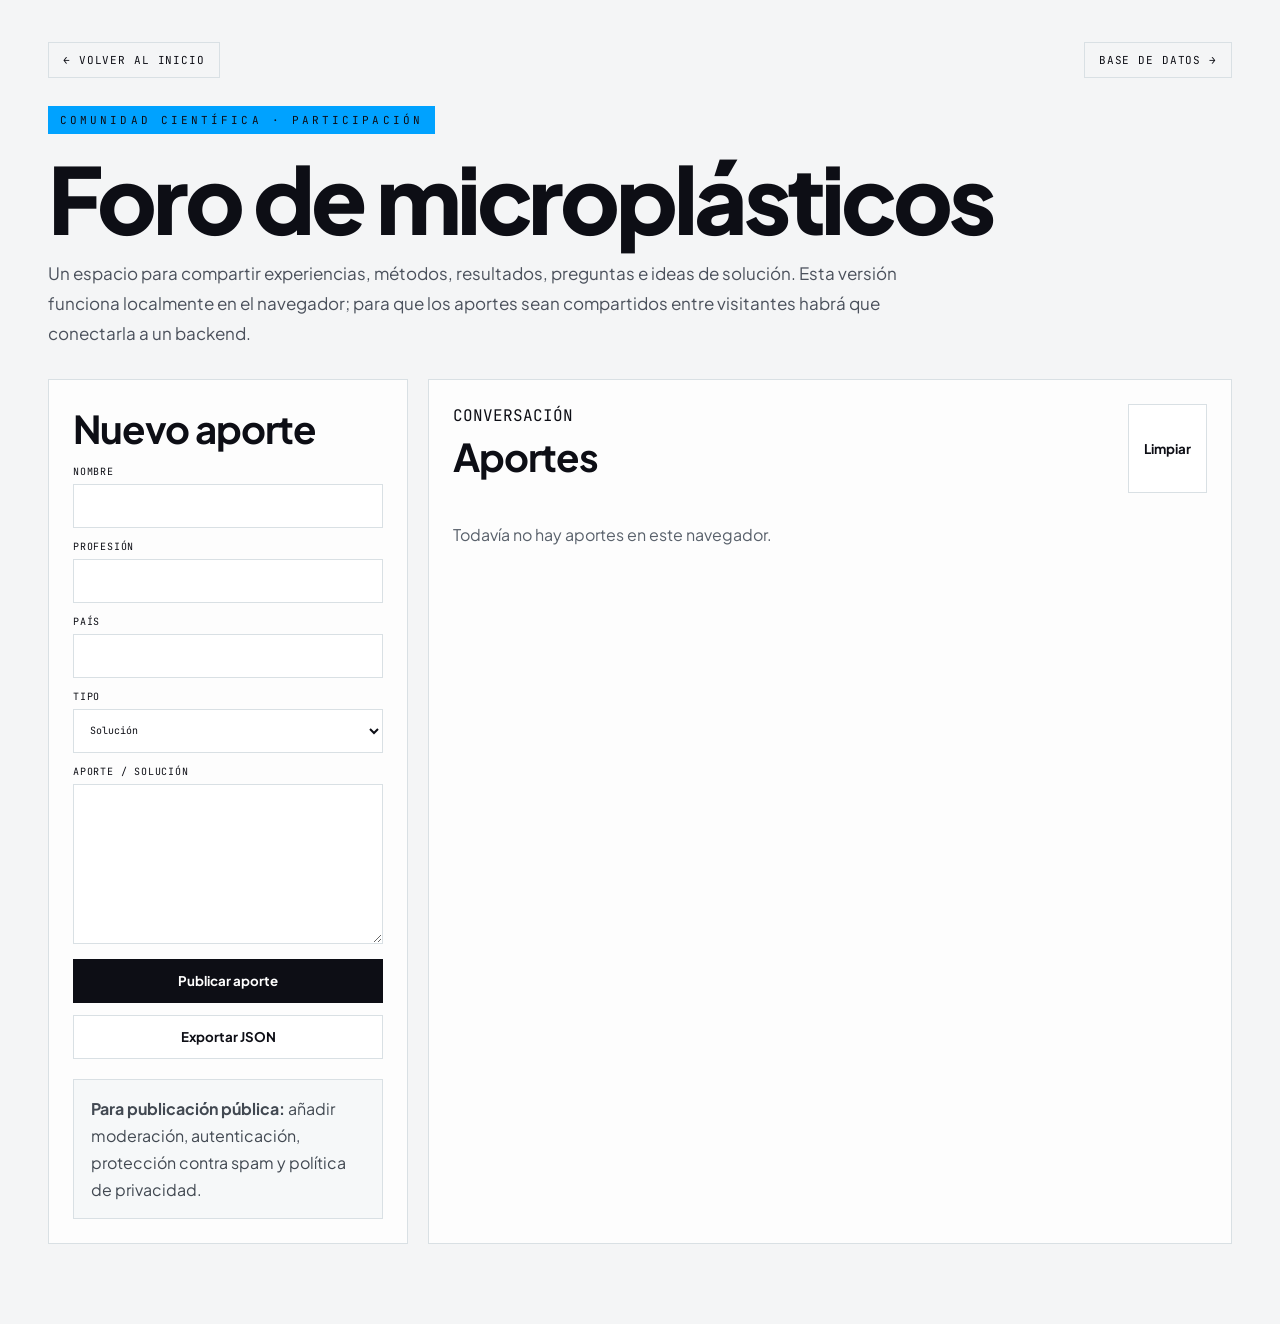
<file: foro_microplasticos.html>
<!DOCTYPE html><html lang="es"><head><meta charset="utf-8"><meta name="viewport" content="width=device-width,initial-scale=1"><title>Foro de microplásticos · Comunidad</title><link href="https://fonts.googleapis.com" rel="preconnect"/><link crossorigin="" href="https://fonts.gstatic.com" rel="preconnect"/><link href="https://fonts.googleapis.com/css2?family=JetBrains+Mono:wght@400;700&family=Plus+Jakarta+Sans:wght@400;600;700;800&display=swap" rel="stylesheet"/><style>:root {
  --titanium: #F4F5F6; /* brushed titanium, cool metallic light grey */
  --carbon: #0D0E15; /* carbon matte, deep light-absorbing dark */
  --volt: #00a2ff; /* acid volt, electric neon accent 00a2ff*/
  --steel: #D9E0E4; /* muted steel lines and borders */
  --graphite: #1A1D1A; /* deep graphite grey with a whisper of green */
  --white: #FFFFFF;
  --hud-h: 60px;
  --ease-silk: cubic-bezier(0.16, 1, 0.3, 1);
}

* { margin: 0; padding: 0; box-sizing: border-box; }

html { scroll-behavior: auto; }

body {
  font-family: 'Plus Jakarta Sans', sans-serif;
  background: var(--titanium);
  color: var(--carbon);
  overflow-x: hidden;
  -webkit-font-smoothing: antialiased;
}

img { display: block; max-width: 100%; }

a { color: inherit; text-decoration: none; }

button { font-family: inherit; border: none; background: none; cursor: pointer; color: inherit; }

.mono { font-family: 'JetBrains Mono', monospace; }

/* ---------- scroll spacer creates the 400vh track ---------- */
.scroll-spacer { height: 400vh; }

/* ---------- z-depth card engine ---------- */
.zcard {
  position: fixed;
  top: 0;
  left: 0;
  width: 100vw;
  height: 100vh;
  height: 100svh;
  transform-origin: top center;
  will-change: transform, opacity;
  overflow: hidden;
}

.zcard[data-card="1"] { z-index: 10; }
.zcard[data-card="2"] { z-index: 20; transform: translateY(100%); }
.zcard[data-card="3"] { z-index: 30; transform: translateY(100%); }
.zcard[data-card="4"] { z-index: 40; transform: translateY(100%); }

/* ---------- card 1: the floating hero ---------- */
.card-hero {
  background: var(--titanium);
  display: flex;
  align-items: center;
  justify-content: center;
}

.hero-stage {
  position: relative;
  text-align: center;
  z-index: 5;
  padding: 0 24px;
}

.hero-eyebrow {
  font-family: 'JetBrains Mono', monospace;
  font-size: 12px;
  letter-spacing: 0.4em;
  text-transform: uppercase;
  color: var(--carbon);
  background: var(--volt);
  display: inline-block;
  padding: 7px 14px 7px 18px;
  margin-bottom: 28px;
}

.hero-title {
  font-size: clamp(56px, 13vw, 180px);
  font-weight: 800;
  letter-spacing: -0.04em;
  line-height: 0.95;
  color: var(--carbon);
}

.hero-sub {
  margin: 32px auto 0;
  max-width: 480px;
  font-size: 16px;
  font-weight: 400;
  line-height: 1.7;
  color: #4B515C;
}

.hero-scroll-hint {
  position: absolute;
  bottom: calc(var(--hud-h) + 28px);
  left: 50%;
  transform: translateX(-50%);
  font-family: 'JetBrains Mono', monospace;
  font-size: 11px;
  letter-spacing: 0.3em;
  text-transform: uppercase;
  color: #6A7077;
  display: flex;
  align-items: center;
  gap: 12px;
}

.hero-scroll-hint::after {
  content: "";
  width: 1px;
  height: 36px;
  background: linear-gradient(to bottom, var(--carbon), transparent);
  animation: hint-drop 2.2s var(--ease-silk) infinite;
}

@keyframes hint-drop {
  0% { transform: scaleY(0); transform-origin: top; }
  55% { transform: scaleY(1); transform-origin: top; }
  56% { transform-origin: bottom; }
  100% { transform: scaleY(0); transform-origin: bottom; }
}

/* floating translucent glass shapes */
.glass-shape {
  position: absolute;
  backdrop-filter: blur(10px);
  -webkit-backdrop-filter: blur(10px);
  background: rgba(255, 255, 255, 0.35);
  border: 1px solid var(--steel);
  z-index: 2;
}

.glass-a {
  width: 220px;
  height: 220px;
  top: 12%;
  left: 8%;
  border-radius: 32px;
  animation: bob-a 9s ease-in-out infinite;
}

.glass-b {
  width: 150px;
  height: 150px;
  bottom: 18%;
  right: 10%;
  border-radius: 50%;
  animation: bob-b 7s ease-in-out infinite;
}

.glass-c {
  width: 110px;
  height: 110px;
  top: 20%;
  right: 22%;
  border-radius: 20px;
  transform: rotate(18deg);
  animation: bob-c 11s ease-in-out infinite;
}

@keyframes bob-a {
  0%, 100% { transform: translateY(0); }
  50% { transform: translateY(-26px); }
}

@keyframes bob-b {
  0%, 100% { transform: translateY(0); }
  50% { transform: translateY(22px); }
}

@keyframes bob-c {
  0%, 100% { transform: translateY(0) rotate(18deg); }
  50% { transform: translateY(-18px) rotate(24deg); }
}

/* faint engineering grid behind the hero */
.hero-grid {
  position: absolute;
  inset: 0;
  background-image: linear-gradient(var(--steel) 1px, transparent 1px), linear-gradient(90deg, var(--steel) 1px, transparent 1px);
  background-size: 80px 80px;
  opacity: 0.35;
  z-index: 1;
}

/* ---------- card 2: the engineered image overlay ---------- */
.card-macro { background: var(--carbon); }

.macro-img {
  position: absolute;
  inset: 0;
  width: 100%;
  height: 100%;
  object-fit: cover;
}

.macro-shade {
  position: absolute;
  inset: 0;
  background: linear-gradient(to bottom, rgba(13, 14, 21, 0.25), rgba(13, 14, 21, 0.05) 40%, rgba(13, 14, 21, 0.35));
}

.crosshair-v, .crosshair-h { position: absolute; background: rgba(255, 255, 255, 0.4); }

.crosshair-v { top: 0; bottom: 0; left: 62%; width: 1px; }

.crosshair-h { left: 0; right: 0; top: 40%; height: 1px; }

.node-dot {
  position: absolute;
  left: 62%;
  top: 40%;
  width: 12px;
  height: 12px;
  border-radius: 50%;
  background: var(--volt);
  transform: translate(-50%, -50%);
  box-shadow: 0 0 0 6px rgba(209, 255, 0, 0.25), 0 0 24px 4px rgba(209, 255, 0, 0.8);
  animation: node-pulse 2.6s ease-in-out infinite;
}

@keyframes node-pulse {
  0%, 100% { box-shadow: 0 0 0 6px rgba(209, 255, 0, 0.25), 0 0 24px 4px rgba(209, 255, 0, 0.8); }
  50% { box-shadow: 0 0 0 12px rgba(209, 255, 0, 0.12), 0 0 36px 8px rgba(209, 255, 0, 0.95); }
}

.node-box {
  position: absolute;
  left: calc(62% + 28px);
  top: calc(40% + 28px);
  width: 280px;
  max-width: calc(100vw - 48px);
  background: rgba(13, 14, 21, 0.85);
  backdrop-filter: blur(8px);
  -webkit-backdrop-filter: blur(8px);
  border: 1px solid rgba(217, 224, 228, 0.3);
  color: var(--titanium);
  padding: 20px;
}

.node-box-tag {
  font-family: 'JetBrains Mono', monospace;
  font-size: 10px;
  letter-spacing: 0.3em;
  color: var(--volt);
  margin-bottom: 14px;
}

.node-stat {
  display: flex;
  justify-content: space-between;
  font-family: 'JetBrains Mono', monospace;
  font-size: 12px;
  padding: 8px 0;
  border-bottom: 1px solid rgba(217, 224, 228, 0.15);
}

.node-stat:last-child { border-bottom: none; }

.node-stat span:last-child { color: #00a2ff; }

.macro-caption {
  position: absolute;
  left: 40px;
  bottom: calc(var(--hud-h) + 36px);
  color: var(--titanium);
  max-width: 420px;
}

.macro-caption .mono {
  font-size: 11px;
  letter-spacing: 0.35em;
  text-transform: uppercase;
  color: #00a2ff;
  display: block;
  margin-bottom: 14px;
}

.macro-caption h2 {
  font-size: clamp(28px, 4vw, 48px);
  font-weight: 700;
  letter-spacing: -0.02em;
  line-height: 1.1;
}

/* ---------- card 3: the kinetic accordion fold ---------- */
.card-fold { background: var(--white); display: flex; flex-direction: column; }

.fold-head {
  padding: 28px 40px 0;
  display: flex;
  justify-content: space-between;
  align-items: baseline;
  gap: 16px;
}

.fold-head h2 { font-size: clamp(22px, 3vw, 34px); font-weight: 700; letter-spacing: -0.02em; }

.fold-head .mono { font-size: 11px; letter-spacing: 0.3em; text-transform: uppercase; color: #6A7077; }

.accordion {
  flex: 1;
  display: flex;
  width: 100%;
  margin-top: 24px;
  border-top: 1px solid var(--steel);
}

.slice {
  position: relative;
  flex: 1 1 0;
  min-width: 0;
  overflow: hidden;
  border-right: 1px solid var(--steel);
  background: var(--white);
  transition: flex-grow 1.2s var(--ease-silk);
  cursor: pointer;
  text-align: left;
  padding: 0;
}

.slice:last-child { border-right: none; }

.slice.active { flex-grow: 3.7; }

.slice-img {
  position: absolute;
  inset: 0;
  width: 100%;
  height: 100%;
  object-fit: cover;
  opacity: 0;
  transform: scale(1.06);
  transition: opacity 1.2s var(--ease-silk), transform 1.2s var(--ease-silk);
}

.slice.active .slice-img { opacity: 1; transform: scale(1); }

.slice-shade {
  position: absolute;
  inset: 0;
  background: linear-gradient(to top, rgba(13, 14, 21, 0.75), rgba(13, 14, 21, 0) 55%);
  opacity: 0;
  transition: opacity 1.2s var(--ease-silk);
}

.slice.active .slice-shade { opacity: 1; }

.slice-idle {
  position: absolute;
  inset: 0;
  display: flex;
  flex-direction: column;
  justify-content: space-between;
  padding: 28px 0 calc(var(--hud-h) + 28px);
  align-items: center;
  transition: opacity 0.6s var(--ease-silk);
}

.slice.active .slice-idle { opacity: 0; }

.slice-num {
  font-family: 'JetBrains Mono', monospace;
  font-size: 12px;
  color: var(--carbon);
  letter-spacing: 0.2em;
}

.slice-idle-title {
  writing-mode: vertical-rl;
  font-size: clamp(16px, 2vw, 22px);
  font-weight: 600;
  letter-spacing: 0.12em;
  text-transform: uppercase;
  color: var(--carbon);
}

.slice-reveal {
  position: absolute;
  left: 28px;
  right: 28px;
  bottom: calc(var(--hud-h) + 28px);
  color: var(--titanium);
  opacity: 0;
  transform: translateY(16px);
  transition: opacity 1.2s var(--ease-silk), transform 1.2s var(--ease-silk);
}

.slice.active .slice-reveal { opacity: 1; transform: translateY(0); }

.slice-reveal .mono {
  font-size: 10px;
  letter-spacing: 0.3em;
  text-transform: uppercase;
  color: #00a2ff;
  display: block;
  margin-bottom: 10px;
}

.slice-reveal h3 { font-size: clamp(20px, 2.6vw, 32px); font-weight: 700; letter-spacing: -0.01em; margin-bottom: 10px; white-space: nowrap; }

.slice-reveal p { font-size: 14px; line-height: 1.6; max-width: 380px; color: rgba(244, 245, 246, 0.85); }

.slice:focus-visible { outline: 2px solid var(--carbon); outline-offset: -2px; }

/* ---------- card 4: the matrix tabs and signature ---------- */
.card-matrix {
  background: var(--graphite);
  color: var(--titanium);
  display: grid;
  grid-template-columns: 1fr 1fr;
}

.matrix-left {
  display: flex;
  flex-direction: column;
  justify-content: center;
  padding: 60px clamp(28px, 5vw, 80px) calc(var(--hud-h) + 40px);
}

.matrix-left .mono-tag {
  font-family: 'JetBrains Mono', monospace;
  font-size: 11px;
  letter-spacing: 0.35em;
  text-transform: uppercase;
  color: var(--volt);
  margin-bottom: 20px;
}

.matrix-left h2 {
  font-size: clamp(30px, 4vw, 52px);
  font-weight: 700;
  letter-spacing: -0.02em;
  line-height: 1.05;
  margin-bottom: 40px;
}

.matrix-tab {
  display: block;
  width: 100%;
  text-align: left;
  padding: 22px 24px;
  border-left: 2px solid rgba(217, 224, 228, 0.2);
  transition: border-color 0.5s var(--ease-silk), background 0.5s var(--ease-silk);
}

.matrix-tab .tab-line {
  display: flex;
  align-items: baseline;
  gap: 16px;
}

.matrix-tab .tab-num {
  font-family: 'JetBrains Mono', monospace;
  font-size: 12px;
  color: #6A7077;
  transition: color 0.5s var(--ease-silk);
}

.matrix-tab .tab-name {
  font-size: clamp(18px, 2vw, 24px);
  font-weight: 600;
  letter-spacing: 0.04em;
  color: rgba(244, 245, 246, 0.55);
  transition: color 0.5s var(--ease-silk);
}

.matrix-tab p {
  margin-top: 10px;
  font-size: 14px;
  line-height: 1.6;
  color: rgba(244, 245, 246, 0.6);
  max-height: 0;
  overflow: hidden;
  opacity: 0;
  transition: max-height 0.7s var(--ease-silk), opacity 0.7s var(--ease-silk);
}

.matrix-tab.active {
  border-left-color: var(--volt);
  background: rgba(209, 255, 0, 0.08);
}

.matrix-tab.active .tab-num { color: var(--volt); }

.matrix-tab.active .tab-name { color: var(--titanium); }

.matrix-tab.active p { max-height: 120px; opacity: 1; }

.matrix-tab:focus-visible { outline: 2px solid var(--volt); outline-offset: -2px; }

.matrix-right { position: relative; overflow: hidden; }

.matrix-img {
  position: absolute;
  inset: 0;
  width: 100%;
  height: 100%;
  object-fit: cover;
  opacity: 0;
  transform: scale(1.05);
  transition: opacity 1s var(--ease-silk), transform 1.4s var(--ease-silk);
}

.matrix-img.active { opacity: 1; transform: scale(1); }

.matrix-img-shade {
  position: absolute;
  inset: 0;
  background: linear-gradient(to right, rgba(26, 29, 26, 0.55), rgba(26, 29, 26, 0) 45%);
  pointer-events: none;
}

.matrix-caption {
  position: absolute;
  right: 28px;
  bottom: calc(var(--hud-h) + 24px);
  font-family: 'JetBrains Mono', monospace;
  font-size: 11px;
  letter-spacing: 0.2em;
  color: var(--titanium);
  background: rgba(26, 29, 26, 0.78);
  backdrop-filter: blur(6px);
  -webkit-backdrop-filter: blur(6px);
  border: 1px solid rgba(217, 224, 228, 0.25);
  padding: 10px 16px;
}

/* ---------- the permanent hud signature bar ---------- */
.hud {
  position: fixed;
  left: 0;
  right: 0;
  bottom: 0;
  height: var(--hud-h);
  z-index: 9999;
  display: flex;
  align-items: center;
  justify-content: space-between;
  gap: 24px;
  padding: 0 clamp(20px, 4vw, 40px);
  background: rgba(244, 245, 246, 0.82);
  backdrop-filter: blur(12px);
  -webkit-backdrop-filter: blur(12px);
  border-top: 1px solid var(--steel);
}

.hud-brand {
  font-weight: 300;
  letter-spacing: 0.22em;
  font-size: 13px;
  color: var(--carbon);
  display: flex;
  align-items: center;
  gap: 10px;
  white-space: nowrap;
}

.hud-brand .dot {
  width: 6px;
  height: 6px;
  border-radius: 50%;
  background: var(--volt);
  box-shadow: 0 0 0 1px rgba(13, 14, 21, 0.35);
}

.hud-credit {
  font-family: 'JetBrains Mono', monospace;
  font-size: 10px;
  letter-spacing: 0.12em;
  color: #6A7077;
  white-space: nowrap;
}

.hud-credit a { color: var(--carbon); border-bottom: 1px solid var(--volt); padding-bottom: 1px; }

.hud-progress {
  flex: 1;
  max-width: 320px;
  display: flex;
  align-items: center;
  gap: 14px;
}

.hud-track {
  flex: 1;
  height: 2px;
  background: var(--steel);
  position: relative;
  overflow: hidden;
}

.hud-fill {
  position: absolute;
  left: 0;
  top: 0;
  bottom: 0;
  width: 0%;
  background: var(--volt);
}

.hud-pct {
  font-family: 'JetBrains Mono', monospace;
  font-size: 11px;
  color: var(--carbon);
  min-width: 44px;
  text-align: right;
}

.hud-nav {
  display: flex;
  align-items: center;
  gap: 8px;
  padding-left: 20px;
  border-left: 1px solid var(--steel);
}

.hud-arrow {
  width: 40px;
  height: 40px;
  display: flex;
  align-items: center;
  justify-content: center;
  border: 1px solid var(--steel);
  background: var(--white);
  color: var(--carbon);
  transition: background 0.4s var(--ease-silk), border-color 0.4s var(--ease-silk), color 0.4s var(--ease-silk), opacity 0.4s var(--ease-silk);
}

.hud-arrow svg { width: 14px; height: 14px; display: block; }

.hud-arrow:hover:not(:disabled) {
  background: var(--volt);
  border-color: var(--carbon);
  color: var(--carbon);
}

.hud-arrow:disabled { opacity: 0.3; cursor: default; }

.hud-arrow:focus-visible { outline: 2px solid var(--carbon); outline-offset: 2px; }

/* ---------- responsive ---------- */
@media (max-width: 900px) {
  .glass-a { width: 140px; height: 140px; left: 4%; }
  .glass-b { width: 100px; height: 100px; right: 6%; }
  .glass-c { width: 80px; height: 80px; right: 12%; }
  .crosshair-v { left: 50%; }
  .node-dot { left: 50%; }
  .node-box { left: 24px; right: 24px; width: auto; top: calc(40% + 28px); }
  .macro-caption { left: 24px; right: 24px; }
  .accordion { flex-direction: column; }
  .slice { border-right: none; border-bottom: 1px solid var(--steel); }
  .slice:last-child { border-bottom: none; }
  .slice-idle { flex-direction: row; align-items: center; justify-content: space-between; padding: 0 24px; }
  .slice-idle-title { writing-mode: horizontal-tb; letter-spacing: 0.08em; }
  .slice-reveal { left: 24px; right: 24px; bottom: 20px; }
  .slice-reveal h3 { white-space: normal; }
  .fold-head { padding: 20px 24px 0; flex-direction: column; gap: 6px; }
  .accordion { margin-top: 16px; }
  .card-matrix { grid-template-columns: 1fr; grid-template-rows: auto 1fr; }
  .matrix-left { padding: 40px 24px 24px; justify-content: flex-start; }
  .matrix-left h2 { margin-bottom: 20px; }
  .matrix-tab { padding: 14px 16px; }
  .matrix-caption { right: 16px; bottom: calc(var(--hud-h) + 16px); }
  .hud-credit { display: none; }
  .hud-pct { display: none; }
}

@media (max-height: 540px) {
  .hero-title { font-size: clamp(40px, 10vh, 90px); }
  .hero-sub { display: none; }
  .matrix-tab p { display: none; }
}

/* ---------- reduced motion: collapse to a calm static document ---------- */
@media (prefers-reduced-motion: reduce) {
  .scroll-spacer { display: none; }
  .zcard {
    position: relative;
    width: 100%;
    height: auto;
    min-height: 100vh;
    transform: none !important;
    opacity: 1 !important;
  }
  .glass-a, .glass-b, .glass-c, .node-dot, .hero-scroll-hint::after { animation: none !important; }
  .slice, .slice-img, .slice-shade, .slice-reveal, .matrix-img, .matrix-tab p { transition: none !important; }
  .card-macro, .matrix-right { min-height: 100vh; }
}

.btn-clic {
    display: inline-block;
    padding: 14px 28px;
    background: #00a2ff;
    color: white;
    text-decoration: none;
    font-family: "Plus Jakarta Sans", sans-serif;
    font-weight: 700;
    border-radius: 8px;
    border: 2px solid #00a2ff;
    transition: all 0.3s ease;
    cursor: pointer;
}

.btn-clic:hover {
    background: transparent;
    color: #00a2ff;
    transform: translateY(-3px);
    box-shadow: 0 8px 20px rgba(0, 162, 255, 0.25);
}
.btn-presionado {
    transform: scale(0.95);
}

/* =========================================================
   BASE DE DATOS
   CSS integrado al HTML
   ========================================================= */

* {
    box-sizing: border-box;
}

html {
    scroll-behavior: smooth;
}

body {
    margin: 0;
    overflow-x: hidden;
}

/* =========================================================
   CONTENEDOR PRINCIPAL
   ========================================================= */

.database-page {
    min-height: 100vh;
    padding: 120px 6vw 120px;
    background: var(--titanium);
    color: var(--carbon);
    overflow-x: hidden;
}

.database-container {
    width: min(1800px, 100%);
    margin: 0 auto;
}

/* =========================================================
   VOLVER
   ========================================================= */

.back-button {
    display: inline-flex;
    align-items: center;
    gap: 10px;

    margin-bottom: 70px;

    color: var(--carbon);
    text-decoration: none;

    font-family: "JetBrains Mono", monospace;
    font-size: 10px;
    font-weight: 700;
    letter-spacing: .12em;
    text-transform: uppercase;

    transition:
        opacity .2s ease,
        transform .2s ease;
}

.back-button:hover {
    opacity: .6;
    transform: translateX(-4px);
}

/* =========================================================
   ENCABEZADO
   ========================================================= */

.database-kicker {
    margin-bottom: 18px;

    color: var(--volt);

    font-family: "JetBrains Mono", monospace;
    font-size: 10px;
    font-weight: 700;
    letter-spacing: .16em;
    text-transform: uppercase;
}

.database-title {
    margin: 0;

    font-size: clamp(48px, 7vw, 96px);
    line-height: .94;
    letter-spacing: -.055em;
    font-weight: 700;
}

.database-intro {
    max-width: 850px;

    margin: 28px 0 75px;

    color: rgba(13, 14, 21, .62);

    font-size: 15px;
    line-height: 1.85;
}

/* =========================================================
   PANEL
   ========================================================= */

.database-panel {
    width: 100%;

    border: 1px solid rgba(13, 14, 21, .11);

    background: rgba(255, 255, 255, .40);

    box-shadow:
        0 30px 80px rgba(13, 14, 21, .07),
        inset 0 1px 0 rgba(255, 255, 255, .85);
}

/* =========================================================
   FILTROS
   ========================================================= */

.database-toolbar {
    display: grid;

    grid-template-columns:
        minmax(280px, 1fr)
        190px
        190px
        auto;

    gap: 14px;
    align-items: center;

    padding: 26px;

    border-bottom: 1px solid rgba(13, 14, 21, .09);

    background: rgba(255, 255, 255, .30);
}

.database-toolbar input,
.database-toolbar select {
    width: 100%;
    min-width: 0;

    height: 48px;

    padding: 0 15px;

    border: 1px solid rgba(13, 14, 21, .13);
    border-radius: 0;

    outline: none;

    background: rgba(255, 255, 255, .68);
    color: var(--carbon);

    font-family: "Plus Jakarta Sans", sans-serif;
    font-size: 12px;

    transition:
        border-color .2s ease,
        background .2s ease,
        box-shadow .2s ease;
}

.database-toolbar input {
    font-family: "JetBrains Mono", monospace;
    font-size: 10px;
}

.database-toolbar input::placeholder {
    color: rgba(13, 14, 21, .42);
}

.database-toolbar input:focus,
.database-toolbar select:focus {
    border-color: var(--volt);
    background: #fff;

    box-shadow:
        0 0 0 3px rgba(0, 162, 255, .06);
}

.filter-note {
    padding-left: 4px;

    color: rgba(13, 14, 21, .48);

    font-family: "JetBrains Mono", monospace;
    font-size: 9px;
    letter-spacing: .08em;
    white-space: nowrap;
    text-transform: uppercase;
}

/* =========================================================
   TABLA
   ========================================================= */

.database-table-wrap {
    width: 100%;

    padding: 28px;

    overflow-x: auto;
    overflow-y: hidden;

    -webkit-overflow-scrolling: touch;

    scrollbar-width: thin;
    scrollbar-color:
        rgba(13, 14, 21, .28)
        rgba(13, 14, 21, .06);
}

.database-table {
    width: 100%;
    min-width: 1250px;

    border-collapse: separate;
    border-spacing: 0 12px;
}

/* =========================================================
   CABECERA TABLA
   ========================================================= */

.database-table th {
    padding: 12px 17px;

    border-bottom: 1px solid rgba(13, 14, 21, .12);

    color: rgba(13, 14, 21, .48);

    text-align: left;

    font-family: "JetBrains Mono", monospace;
    font-size: 9px;
    font-weight: 700;
    letter-spacing: .08em;
    line-height: 1.5;

    text-transform: uppercase;
    white-space: nowrap;
}

/* =========================================================
   FILAS
   ========================================================= */

.database-table tbody tr {
    background: rgba(255, 255, 255, .70);

    box-shadow:
        0 4px 18px rgba(13, 14, 21, .035);

    transition:
        transform .2s ease,
        box-shadow .2s ease,
        background .2s ease;
}

.database-table tbody tr:hover {
    background: #fff;

    transform: translateY(-2px);

    box-shadow:
        0 12px 30px rgba(13, 14, 21, .08);
}

.database-table td {
    padding: 24px 18px;

    border-top: 1px solid rgba(13, 14, 21, .04);
    border-bottom: 1px solid rgba(13, 14, 21, .04);

    vertical-align: top;

    color: rgba(13, 14, 21, .70);

    font-size: 11px;
    line-height: 1.7;
}

/* Bordes suaves en vez de cuadrícula */

.database-table td:first-child {
    border-left: 1px solid rgba(13, 14, 21, .04);
}

.database-table td:last-child {
    border-right: 1px solid rgba(13, 14, 21, .04);
}

/* =========================================================
   COLUMNAS
   ========================================================= */

.database-table td:nth-child(1) {
    width: 70px;

    color: var(--volt);

    font-family: "JetBrains Mono", monospace;
    font-weight: 700;
}

.database-table td:nth-child(2) {
    min-width: 240px;
    max-width: 320px;

    color: var(--carbon);
    font-weight: 700;
}

.database-table td:nth-child(3) {
    min-width: 110px;
}

.database-table td:nth-child(4) {
    min-width: 160px;
}

.database-table td:nth-child(5) {
    min-width: 130px;
}

.database-table td:nth-child(6) {
    min-width: 180px;
}

.database-table td:nth-child(7) {
    min-width: 150px;
}

.database-table td:nth-child(8) {
    min-width: 320px;
    max-width: 420px;
}

.database-table td:nth-child(9) {
    min-width: 170px;
}

/* =========================================================
   TÍTULO / AUTORES
   ========================================================= */

.database-title-cell {
    display: block;

    margin-bottom: 8px;

    color: var(--carbon);

    font-weight: 700;
    line-height: 1.45;
}

.database-authors {
    display: block;

    color: rgba(13, 14, 21, .45);

    font-family: "JetBrains Mono", monospace;
    font-size: 8px;
    font-weight: 400;
    line-height: 1.5;
}

/* =========================================================
   MICROPLÁSTICOS / ETIQUETAS
   ========================================================= */

.database-tag {
    display: inline-block;

    margin: 2px 4px 4px 0;
    padding: 5px 7px;

    border: 1px solid rgba(13, 14, 21, .12);

    background: rgba(255, 255, 255, .55);

    color: rgba(13, 14, 21, .62);

    font-family: "JetBrains Mono", monospace;
    font-size: 8px;
    line-height: 1.2;

    text-transform: uppercase;
}

.database-tag--blue {
    border-color: rgba(0, 162, 255, .30);
    color: #007fc5;
}

/* =========================================================
   TEXTOS LARGOS
   ========================================================= */

.database-long-text {
    max-width: 360px;
}

.database-text-content {
    display: -webkit-box;
    display: box;

    overflow: hidden;

    -webkit-box-orient: vertical;
    box-orient: vertical;

    -webkit-line-clamp: 4;
    line-clamp: 4;

    max-height: 7.2em;

    transition: max-height .25s ease;
}

.database-text-content.expanded {
    display: block;

    max-height: none;
}

/* =========================================================
   VER MÁS
   ========================================================= */

.database-more {
    display: inline-flex;
    align-items: center;
    gap: 7px;

    margin-top: 12px;
    padding: 5px 0;

    border: 0;
    border-bottom: 1px solid rgba(0, 162, 255, .45);

    background: transparent;

    color: var(--volt);

    cursor: pointer;

    font-family: "JetBrains Mono", monospace;
    font-size: 9px;
    font-weight: 700;
    letter-spacing: .08em;

    text-transform: uppercase;
}

.database-more::after {
    content: "↓";
}

.database-more.active::after {
    content: "↑";
}

.database-more:hover {
    border-color: var(--carbon);
    color: var(--carbon);
}

/* =========================================================
   DOI
   ========================================================= */

.database-doi {
    display: inline-flex;
    align-items: flex-start;
    gap: 7px;

    color: var(--carbon);

    font-family: "JetBrains Mono", monospace;
    font-size: 9px;
    line-height: 1.5;

    text-decoration: none;
    word-break: break-word;
}

.database-doi::before {
    content: "DOI";

    flex-shrink: 0;

    padding: 3px 5px;

    background: var(--carbon);
    color: var(--titanium);

    font-size: 7px;
    font-weight: 700;
}

.database-doi:hover {
    color: var(--volt);
}

/* =========================================================
   TABLA VACÍA
   ========================================================= */

.database-empty {
    padding: 70px 20px !important;

    text-align: center !important;

    color: rgba(13, 14, 21, .45) !important;

    font-family: "JetBrains Mono", monospace;
    font-size: 10px !important;

    text-transform: uppercase;
}

/* =========================================================
   SCROLL DE TABLA
   ========================================================= */

.database-table-wrap::-webkit-scrollbar {
    height: 7px;
}

.database-table-wrap::-webkit-scrollbar-track {
    background: rgba(13, 14, 21, .06);
}

.database-table-wrap::-webkit-scrollbar-thumb {
    background: rgba(13, 14, 21, .28);
}

.database-table-wrap::-webkit-scrollbar-thumb:hover {
    background: var(--volt);
}

/* =========================================================
   FOOTER
   ========================================================= */

.database-footer {
    display: flex;
    justify-content: space-between;
    align-items: center;

    gap: 30px;

    margin-top: 75px;
    padding: 30px 5px 0;

    border-top: 1px solid rgba(13, 14, 21, .10);

    color: rgba(13, 14, 21, .45);

    font-family: "JetBrains Mono", monospace;
    font-size: 9px;
    letter-spacing: .05em;
    line-height: 1.7;

    text-transform: uppercase;
}

.database-footer .mono {
    text-align: right;
}

/* =========================================================
   TABLET
   ========================================================= */

@media (max-width: 1000px) {

    .database-page {
        padding: 100px 4vw;
    }

    .database-intro {
        margin-bottom: 55px;
    }

    .database-toolbar {
        grid-template-columns: 1fr 1fr;
    }

    .database-toolbar input {
        grid-column: 1 / -1;
    }

    .filter-note {
        justify-self: start;
    }

    .database-table-wrap {
        padding: 20px;
    }

    .database-footer {
        flex-direction: column;
        align-items: flex-start;
    }

    .database-footer .mono {
        text-align: left;
    }
}

/* =========================================================
   MÓVIL
   ========================================================= */

@media (max-width: 600px) {

    .database-page {
        padding: 80px 16px 75px;
    }

    .back-button {
        margin-bottom: 45px;
        font-size: 9px;
    }

    .database-title {
        font-size: clamp(42px, 14vw, 70px);
    }

    .database-intro {
        margin-top: 20px;
        margin-bottom: 45px;

        font-size: 13px;
        line-height: 1.75;
    }

    .database-toolbar {
        grid-template-columns: 1fr;

        padding: 16px;
    }

    .database-toolbar input {
        grid-column: auto;
    }

    .filter-note {
        justify-self: start;
    }

    .database-table-wrap {
        padding: 12px;
    }

    .database-table {
        min-width: 1250px;
        border-spacing: 0 9px;
    }

    .database-table th {
        padding: 12px 14px;
    }

    .database-table td {
        padding: 20px 15px;
    }

    .database-footer {
        margin-top: 55px;
        padding-top: 25px;

        font-size: 8px;
    }
}

/* =========================================================
   MÓVILES MUY PEQUEÑOS
   ========================================================= */

@media (max-width: 380px) {

    .database-page {
        padding-left: 12px;
        padding-right: 12px;
    }

    .database-title {
        font-size: 40px;
    }

    .database-toolbar {
        padding: 12px;
    }
}
.article-number{display:block;font:700 8px "JetBrains Mono",monospace;letter-spacing:.08em;margin-bottom:7px;color:var(--volt)}
.database-table-wrap{scroll-margin-top:20px}

.page{max-width:1240px;margin:auto;padding:42px 28px 80px}.kicker{font-family:'JetBrains Mono',monospace;font-size:11px;letter-spacing:.28em;text-transform:uppercase;color:var(--carbon);background:var(--volt);display:inline-block;padding:7px 12px;margin-bottom:20px}.title{font-size:clamp(42px,8vw,92px);font-weight:800;letter-spacing:-.045em;line-height:.95;margin:0 0 18px}.intro{max-width:850px;font-size:17px;line-height:1.75;color:#4B515C;margin-bottom:30px}.top{display:flex;justify-content:space-between;gap:12px;flex-wrap:wrap;margin-bottom:28px}.link{display:inline-flex;padding:10px 14px;border:1px solid var(--steel);font:11px 'JetBrains Mono',monospace;text-transform:uppercase;letter-spacing:.08em}.link:hover{background:var(--carbon);color:var(--white)}.grid2{display:grid;grid-template-columns:repeat(2,minmax(0,1fr));gap:18px}.grid3{display:grid;grid-template-columns:repeat(3,minmax(0,1fr));gap:18px}.panel{background:rgba(255,255,255,.8);border:1px solid var(--steel);padding:24px}.panel h2{font-size:clamp(24px,3vw,40px);letter-spacing:-.03em;margin-bottom:12px}.panel h3{font-size:20px;margin-bottom:8px}.muted{color:#59616B;line-height:1.7}.mono{font-family:'JetBrains Mono',monospace}.accent{height:5px;width:70px;background:var(--volt);margin:18px 0}.interactive{background:var(--carbon);color:var(--white);padding:26px;margin-top:28px}.interactive .muted{color:#C9D0D6}.control{width:100%;min-height:44px;padding:10px 12px;border:1px solid #69727C;background:#11141B;color:var(--white);font:inherit}.range{display:grid;grid-template-columns:1fr 110px;gap:16px;align-items:center}.rv{font:22px 'JetBrains Mono',monospace;text-align:right;color:var(--volt)}.section{border-top:1px solid var(--steel);padding-top:22px;margin-top:30px}.section p,.section li{font-size:16px;line-height:1.8;color:#424952}.section ul{padding-left:22px}.steps{display:grid;grid-template-columns:repeat(4,1fr);border-top:1px solid var(--carbon);margin-top:25px}.step{padding:18px 14px;border-right:1px solid var(--steel)}.step:last-child{border-right:0}.step b{display:block;font-size:20px;margin:7px 0}.source-list{display:grid;gap:8px}.source-list a{text-decoration:underline;text-underline-offset:3px}.risk{border-left:4px solid var(--volt);padding:14px 16px;background:#f0f9ff;margin-top:18px;line-height:1.7}.map-layout{display:grid;grid-template-columns:minmax(0,1.45fr) minmax(300px,.7fr);gap:18px}.mapbox{border:1px solid var(--steel);background:#eef2f4;min-height:560px;overflow:hidden}.mapbox svg{width:100%;display:block}.country{fill:#d9e0e4;stroke:#aab4bc;stroke-width:.7;cursor:pointer}.country:hover{fill:#a9dfff}.marker{cursor:pointer}.detail{border:1px solid var(--steel);padding:22px;background:var(--white)}.chip{display:inline-block;border:1px solid var(--steel);padding:6px 9px;margin:3px;font:10px 'JetBrains Mono',monospace;background:var(--white)}.barrow{display:grid;grid-template-columns:120px 1fr 50px;gap:10px;align-items:center;margin:10px 0}.bar{height:12px;background:#e7ebee}.bar i{display:block;height:100%;background:var(--volt)}.method{border:1px solid var(--steel);background:var(--white);padding:22px}.method h2{font-size:27px;margin:8px 0 12px}.tablewrap{overflow-x:auto}.compare{width:100%;border-collapse:collapse;background:var(--white);min-width:720px}.compare th,.compare td{border:1px solid var(--steel);padding:13px;text-align:left;vertical-align:top;font-size:14px;line-height:1.6}.compare th{background:var(--carbon);color:var(--white);font:11px 'JetBrains Mono',monospace;text-transform:uppercase}.qa{display:grid;grid-template-columns:repeat(4,1fr);gap:12px}.q{border:1px solid var(--steel);padding:16px;background:var(--white)}.q strong{display:block;margin-bottom:7px}.forum{display:grid;grid-template-columns:360px minmax(0,1fr);gap:20px}.form{display:grid;gap:12px}.form label{font:10px 'JetBrains Mono',monospace;text-transform:uppercase;letter-spacing:.08em}.form input,.form select,.form textarea{margin-top:6px;width:100%;min-height:44px;border:1px solid var(--steel);padding:11px 12px;background:var(--white);font:inherit;color:var(--carbon)}.form textarea{min-height:160px;resize:vertical}.btn{min-height:44px;padding:11px 15px;background:var(--carbon);color:var(--white);font-weight:700;border:1px solid var(--carbon);cursor:pointer}.btn.alt{background:var(--white);color:var(--carbon);border-color:var(--steel)}.post{border-top:1px solid var(--steel);padding:18px 0}.post:first-child{border-top:0}.meta{font:10px 'JetBrains Mono',monospace;color:#59616B;text-transform:uppercase}.postbody{margin-top:10px;line-height:1.75;color:#424952;white-space:pre-wrap}.note{padding:15px 17px;border:1px solid var(--steel);background:#f6f8f9;color:#424952;line-height:1.7;margin-top:20px}@media(max-width:900px){.grid3{grid-template-columns:1fr 1fr}.map-layout,.forum{grid-template-columns:1fr}.steps{grid-template-columns:1fr 1fr}.qa{grid-template-columns:1fr 1fr}}@media(max-width:620px){.page{padding:28px 15px 55px}.grid2,.grid3,.steps,.qa{grid-template-columns:1fr}.title{font-size:43px}.panel{padding:18px}.mapbox{min-height:330px}.range{grid-template-columns:1fr}.rv{text-align:left}.barrow{grid-template-columns:92px 1fr 42px}}
</style></head><body><main class="page"><div class="top"><a class="link" href="index.html">← Volver al inicio</a><a class="link" href="base_datos_microplasticos.html">Base de datos →</a></div><span class="kicker">Comunidad científica · participación</span><h1 class="title">Foro de microplásticos</h1><p class="intro">Un espacio para compartir experiencias, métodos, resultados, preguntas e ideas de solución. Esta versión funciona localmente en el navegador; para que los aportes sean compartidos entre visitantes habrá que conectarla a un backend.</p><div class="forum"><section class="panel"><h2>Nuevo aporte</h2><form class="form" id="f"><label>Nombre<input id="n" maxlength="80" required></label><label>Profesión<input id="p" maxlength="100" required></label><label>País<input id="c" maxlength="60" required></label><label>Tipo<select id="t"><option>Solución</option><option>Investigación</option><option>Metodología</option><option>Experiencia de laboratorio</option><option>Recurso científico</option><option>Pregunta</option></select></label><label>Aporte / solución<textarea id="x" maxlength="1800" required></textarea></label><button class="btn" type="submit">Publicar aporte</button><button class="btn alt" id="ex" type="button">Exportar JSON</button></form><div class="note"><b>Para publicación pública:</b> añadir moderación, autenticación, protección contra spam y política de privacidad.</div></section><section class="panel"><div class="top"><div><span class="mono">CONVERSACIÓN</span><h2 style="margin-top:6px">Aportes</h2></div><button class="btn alt" id="cl" type="button">Limpiar</button></div><div id="posts"></div></section></div></main><script>const K='microplasticos_forum_local_v3',f=document.getElementById('f'),posts=document.getElementById('posts');let d=[];try{d=JSON.parse(localStorage.getItem(K)||'[]')}catch(e){}function esc(x){let q=document.createElement('div');q.textContent=x;return q.innerHTML}function render(){posts.innerHTML=d.length?d.slice().reverse().map(x=>'<article class="post"><div><b>'+esc(x.n)+'</b><div class="meta">'+esc(x.p)+' · '+esc(x.c)+' · '+esc(x.t)+'</div></div><div class="postbody">'+esc(x.x)+'</div></article>').join(''):'<div class="muted">Todavía no hay aportes en este navegador.</div>'}f.addEventListener('submit',e=>{e.preventDefault();let x={n:n.value.trim(),p:p.value.trim(),c:c.value.trim(),t:t.value,x:x.value.trim(),d:new Date().toISOString()};if(!x.n||!x.p||!x.c||!x.x)return;d.push(x);localStorage.setItem(K,JSON.stringify(d));f.reset();render()});document.getElementById('cl').onclick=()=>{d=[];localStorage.removeItem(K);render()};document.getElementById('ex').onclick=()=>{let a=document.createElement('a');a.href=URL.createObjectURL(new Blob([JSON.stringify(d,null,2)],{type:'application/json'}));a.download='aportes_microplasticos.json';a.click()};render();</script></body></html>
</file>
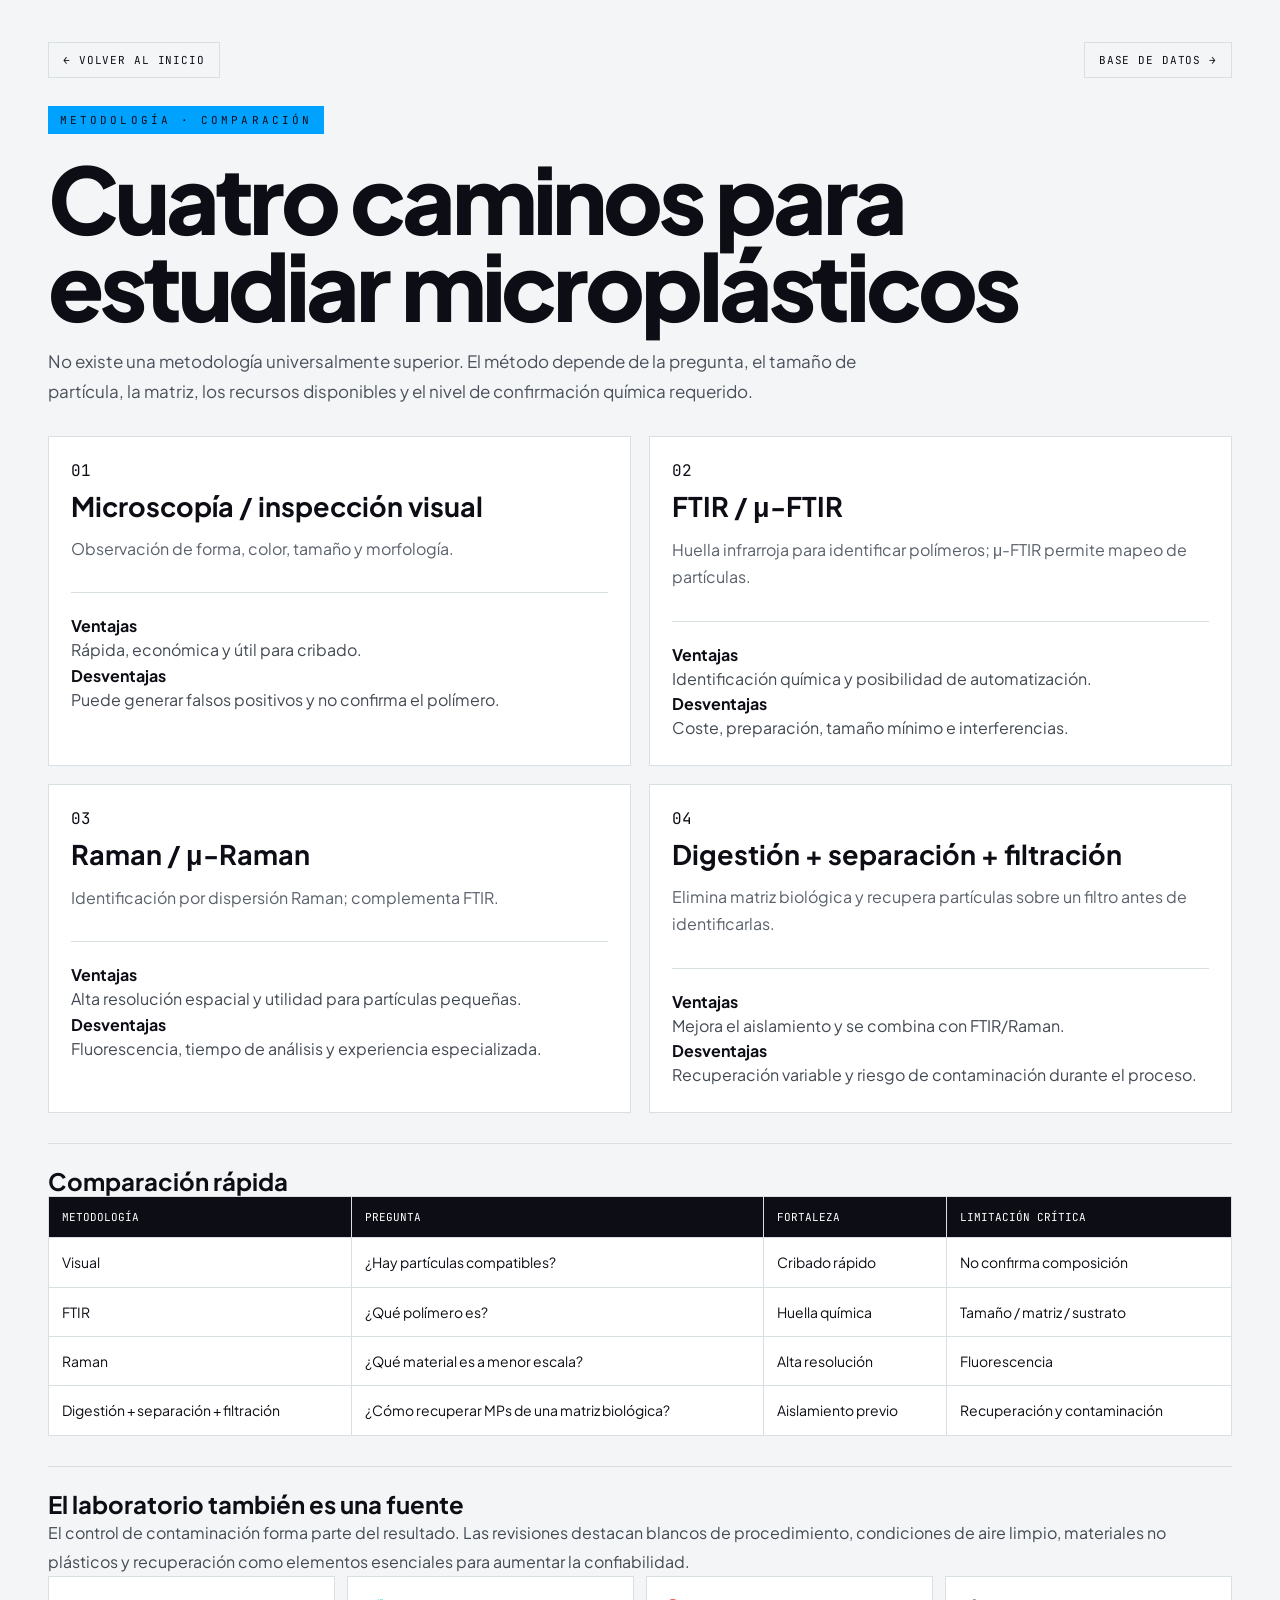
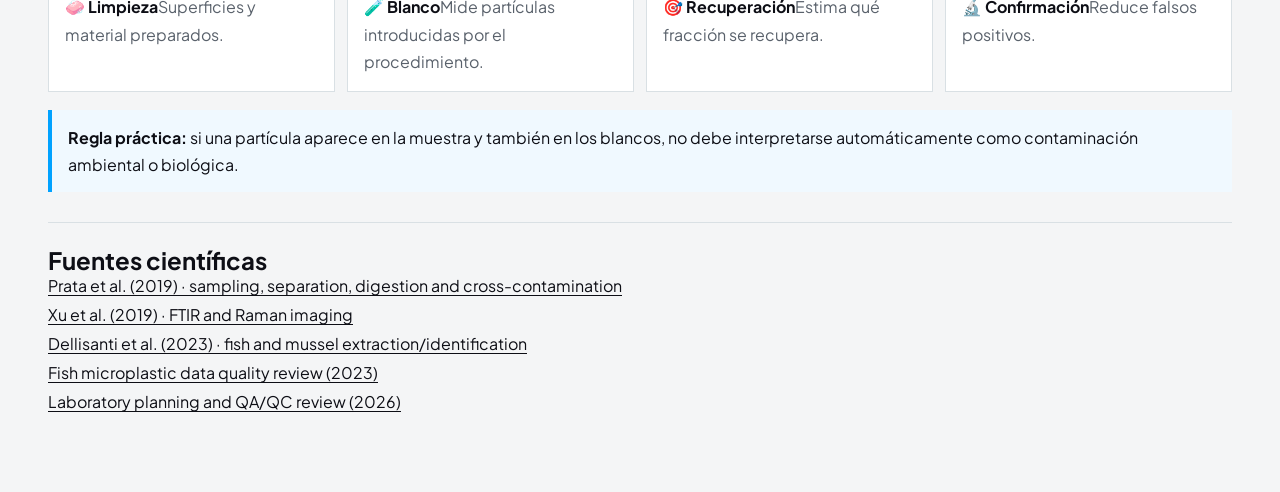
<file: metodologias_y_control.html>
<!DOCTYPE html><html lang="es"><head><meta charset="utf-8"><meta name="viewport" content="width=device-width,initial-scale=1"><title>Metodologías y control de contaminación · Microplásticos</title><link href="https://fonts.googleapis.com" rel="preconnect"/><link crossorigin="" href="https://fonts.gstatic.com" rel="preconnect"/><link href="https://fonts.googleapis.com/css2?family=JetBrains+Mono:wght@400;700&family=Plus+Jakarta+Sans:wght@400;600;700;800&display=swap" rel="stylesheet"/><style>:root {
  --titanium: #F4F5F6; /* brushed titanium, cool metallic light grey */
  --carbon: #0D0E15; /* carbon matte, deep light-absorbing dark */
  --volt: #00a2ff; /* acid volt, electric neon accent 00a2ff*/
  --steel: #D9E0E4; /* muted steel lines and borders */
  --graphite: #1A1D1A; /* deep graphite grey with a whisper of green */
  --white: #FFFFFF;
  --hud-h: 60px;
  --ease-silk: cubic-bezier(0.16, 1, 0.3, 1);
}

* { margin: 0; padding: 0; box-sizing: border-box; }

html { scroll-behavior: auto; }

body {
  font-family: 'Plus Jakarta Sans', sans-serif;
  background: var(--titanium);
  color: var(--carbon);
  overflow-x: hidden;
  -webkit-font-smoothing: antialiased;
}

img { display: block; max-width: 100%; }

a { color: inherit; text-decoration: none; }

button { font-family: inherit; border: none; background: none; cursor: pointer; color: inherit; }

.mono { font-family: 'JetBrains Mono', monospace; }

/* ---------- scroll spacer creates the 400vh track ---------- */
.scroll-spacer { height: 400vh; }

/* ---------- z-depth card engine ---------- */
.zcard {
  position: fixed;
  top: 0;
  left: 0;
  width: 100vw;
  height: 100vh;
  height: 100svh;
  transform-origin: top center;
  will-change: transform, opacity;
  overflow: hidden;
}

.zcard[data-card="1"] { z-index: 10; }
.zcard[data-card="2"] { z-index: 20; transform: translateY(100%); }
.zcard[data-card="3"] { z-index: 30; transform: translateY(100%); }
.zcard[data-card="4"] { z-index: 40; transform: translateY(100%); }

/* ---------- card 1: the floating hero ---------- */
.card-hero {
  background: var(--titanium);
  display: flex;
  align-items: center;
  justify-content: center;
}

.hero-stage {
  position: relative;
  text-align: center;
  z-index: 5;
  padding: 0 24px;
}

.hero-eyebrow {
  font-family: 'JetBrains Mono', monospace;
  font-size: 12px;
  letter-spacing: 0.4em;
  text-transform: uppercase;
  color: var(--carbon);
  background: var(--volt);
  display: inline-block;
  padding: 7px 14px 7px 18px;
  margin-bottom: 28px;
}

.hero-title {
  font-size: clamp(56px, 13vw, 180px);
  font-weight: 800;
  letter-spacing: -0.04em;
  line-height: 0.95;
  color: var(--carbon);
}

.hero-sub {
  margin: 32px auto 0;
  max-width: 480px;
  font-size: 16px;
  font-weight: 400;
  line-height: 1.7;
  color: #4B515C;
}

.hero-scroll-hint {
  position: absolute;
  bottom: calc(var(--hud-h) + 28px);
  left: 50%;
  transform: translateX(-50%);
  font-family: 'JetBrains Mono', monospace;
  font-size: 11px;
  letter-spacing: 0.3em;
  text-transform: uppercase;
  color: #6A7077;
  display: flex;
  align-items: center;
  gap: 12px;
}

.hero-scroll-hint::after {
  content: "";
  width: 1px;
  height: 36px;
  background: linear-gradient(to bottom, var(--carbon), transparent);
  animation: hint-drop 2.2s var(--ease-silk) infinite;
}

@keyframes hint-drop {
  0% { transform: scaleY(0); transform-origin: top; }
  55% { transform: scaleY(1); transform-origin: top; }
  56% { transform-origin: bottom; }
  100% { transform: scaleY(0); transform-origin: bottom; }
}

/* floating translucent glass shapes */
.glass-shape {
  position: absolute;
  backdrop-filter: blur(10px);
  -webkit-backdrop-filter: blur(10px);
  background: rgba(255, 255, 255, 0.35);
  border: 1px solid var(--steel);
  z-index: 2;
}

.glass-a {
  width: 220px;
  height: 220px;
  top: 12%;
  left: 8%;
  border-radius: 32px;
  animation: bob-a 9s ease-in-out infinite;
}

.glass-b {
  width: 150px;
  height: 150px;
  bottom: 18%;
  right: 10%;
  border-radius: 50%;
  animation: bob-b 7s ease-in-out infinite;
}

.glass-c {
  width: 110px;
  height: 110px;
  top: 20%;
  right: 22%;
  border-radius: 20px;
  transform: rotate(18deg);
  animation: bob-c 11s ease-in-out infinite;
}

@keyframes bob-a {
  0%, 100% { transform: translateY(0); }
  50% { transform: translateY(-26px); }
}

@keyframes bob-b {
  0%, 100% { transform: translateY(0); }
  50% { transform: translateY(22px); }
}

@keyframes bob-c {
  0%, 100% { transform: translateY(0) rotate(18deg); }
  50% { transform: translateY(-18px) rotate(24deg); }
}

/* faint engineering grid behind the hero */
.hero-grid {
  position: absolute;
  inset: 0;
  background-image: linear-gradient(var(--steel) 1px, transparent 1px), linear-gradient(90deg, var(--steel) 1px, transparent 1px);
  background-size: 80px 80px;
  opacity: 0.35;
  z-index: 1;
}

/* ---------- card 2: the engineered image overlay ---------- */
.card-macro { background: var(--carbon); }

.macro-img {
  position: absolute;
  inset: 0;
  width: 100%;
  height: 100%;
  object-fit: cover;
}

.macro-shade {
  position: absolute;
  inset: 0;
  background: linear-gradient(to bottom, rgba(13, 14, 21, 0.25), rgba(13, 14, 21, 0.05) 40%, rgba(13, 14, 21, 0.35));
}

.crosshair-v, .crosshair-h { position: absolute; background: rgba(255, 255, 255, 0.4); }

.crosshair-v { top: 0; bottom: 0; left: 62%; width: 1px; }

.crosshair-h { left: 0; right: 0; top: 40%; height: 1px; }

.node-dot {
  position: absolute;
  left: 62%;
  top: 40%;
  width: 12px;
  height: 12px;
  border-radius: 50%;
  background: var(--volt);
  transform: translate(-50%, -50%);
  box-shadow: 0 0 0 6px rgba(209, 255, 0, 0.25), 0 0 24px 4px rgba(209, 255, 0, 0.8);
  animation: node-pulse 2.6s ease-in-out infinite;
}

@keyframes node-pulse {
  0%, 100% { box-shadow: 0 0 0 6px rgba(209, 255, 0, 0.25), 0 0 24px 4px rgba(209, 255, 0, 0.8); }
  50% { box-shadow: 0 0 0 12px rgba(209, 255, 0, 0.12), 0 0 36px 8px rgba(209, 255, 0, 0.95); }
}

.node-box {
  position: absolute;
  left: calc(62% + 28px);
  top: calc(40% + 28px);
  width: 280px;
  max-width: calc(100vw - 48px);
  background: rgba(13, 14, 21, 0.85);
  backdrop-filter: blur(8px);
  -webkit-backdrop-filter: blur(8px);
  border: 1px solid rgba(217, 224, 228, 0.3);
  color: var(--titanium);
  padding: 20px;
}

.node-box-tag {
  font-family: 'JetBrains Mono', monospace;
  font-size: 10px;
  letter-spacing: 0.3em;
  color: var(--volt);
  margin-bottom: 14px;
}

.node-stat {
  display: flex;
  justify-content: space-between;
  font-family: 'JetBrains Mono', monospace;
  font-size: 12px;
  padding: 8px 0;
  border-bottom: 1px solid rgba(217, 224, 228, 0.15);
}

.node-stat:last-child { border-bottom: none; }

.node-stat span:last-child { color: #00a2ff; }

.macro-caption {
  position: absolute;
  left: 40px;
  bottom: calc(var(--hud-h) + 36px);
  color: var(--titanium);
  max-width: 420px;
}

.macro-caption .mono {
  font-size: 11px;
  letter-spacing: 0.35em;
  text-transform: uppercase;
  color: #00a2ff;
  display: block;
  margin-bottom: 14px;
}

.macro-caption h2 {
  font-size: clamp(28px, 4vw, 48px);
  font-weight: 700;
  letter-spacing: -0.02em;
  line-height: 1.1;
}

/* ---------- card 3: the kinetic accordion fold ---------- */
.card-fold { background: var(--white); display: flex; flex-direction: column; }

.fold-head {
  padding: 28px 40px 0;
  display: flex;
  justify-content: space-between;
  align-items: baseline;
  gap: 16px;
}

.fold-head h2 { font-size: clamp(22px, 3vw, 34px); font-weight: 700; letter-spacing: -0.02em; }

.fold-head .mono { font-size: 11px; letter-spacing: 0.3em; text-transform: uppercase; color: #6A7077; }

.accordion {
  flex: 1;
  display: flex;
  width: 100%;
  margin-top: 24px;
  border-top: 1px solid var(--steel);
}

.slice {
  position: relative;
  flex: 1 1 0;
  min-width: 0;
  overflow: hidden;
  border-right: 1px solid var(--steel);
  background: var(--white);
  transition: flex-grow 1.2s var(--ease-silk);
  cursor: pointer;
  text-align: left;
  padding: 0;
}

.slice:last-child { border-right: none; }

.slice.active { flex-grow: 3.7; }

.slice-img {
  position: absolute;
  inset: 0;
  width: 100%;
  height: 100%;
  object-fit: cover;
  opacity: 0;
  transform: scale(1.06);
  transition: opacity 1.2s var(--ease-silk), transform 1.2s var(--ease-silk);
}

.slice.active .slice-img { opacity: 1; transform: scale(1); }

.slice-shade {
  position: absolute;
  inset: 0;
  background: linear-gradient(to top, rgba(13, 14, 21, 0.75), rgba(13, 14, 21, 0) 55%);
  opacity: 0;
  transition: opacity 1.2s var(--ease-silk);
}

.slice.active .slice-shade { opacity: 1; }

.slice-idle {
  position: absolute;
  inset: 0;
  display: flex;
  flex-direction: column;
  justify-content: space-between;
  padding: 28px 0 calc(var(--hud-h) + 28px);
  align-items: center;
  transition: opacity 0.6s var(--ease-silk);
}

.slice.active .slice-idle { opacity: 0; }

.slice-num {
  font-family: 'JetBrains Mono', monospace;
  font-size: 12px;
  color: var(--carbon);
  letter-spacing: 0.2em;
}

.slice-idle-title {
  writing-mode: vertical-rl;
  font-size: clamp(16px, 2vw, 22px);
  font-weight: 600;
  letter-spacing: 0.12em;
  text-transform: uppercase;
  color: var(--carbon);
}

.slice-reveal {
  position: absolute;
  left: 28px;
  right: 28px;
  bottom: calc(var(--hud-h) + 28px);
  color: var(--titanium);
  opacity: 0;
  transform: translateY(16px);
  transition: opacity 1.2s var(--ease-silk), transform 1.2s var(--ease-silk);
}

.slice.active .slice-reveal { opacity: 1; transform: translateY(0); }

.slice-reveal .mono {
  font-size: 10px;
  letter-spacing: 0.3em;
  text-transform: uppercase;
  color: #00a2ff;
  display: block;
  margin-bottom: 10px;
}

.slice-reveal h3 { font-size: clamp(20px, 2.6vw, 32px); font-weight: 700; letter-spacing: -0.01em; margin-bottom: 10px; white-space: nowrap; }

.slice-reveal p { font-size: 14px; line-height: 1.6; max-width: 380px; color: rgba(244, 245, 246, 0.85); }

.slice:focus-visible { outline: 2px solid var(--carbon); outline-offset: -2px; }

/* ---------- card 4: the matrix tabs and signature ---------- */
.card-matrix {
  background: var(--graphite);
  color: var(--titanium);
  display: grid;
  grid-template-columns: 1fr 1fr;
}

.matrix-left {
  display: flex;
  flex-direction: column;
  justify-content: center;
  padding: 60px clamp(28px, 5vw, 80px) calc(var(--hud-h) + 40px);
}

.matrix-left .mono-tag {
  font-family: 'JetBrains Mono', monospace;
  font-size: 11px;
  letter-spacing: 0.35em;
  text-transform: uppercase;
  color: var(--volt);
  margin-bottom: 20px;
}

.matrix-left h2 {
  font-size: clamp(30px, 4vw, 52px);
  font-weight: 700;
  letter-spacing: -0.02em;
  line-height: 1.05;
  margin-bottom: 40px;
}

.matrix-tab {
  display: block;
  width: 100%;
  text-align: left;
  padding: 22px 24px;
  border-left: 2px solid rgba(217, 224, 228, 0.2);
  transition: border-color 0.5s var(--ease-silk), background 0.5s var(--ease-silk);
}

.matrix-tab .tab-line {
  display: flex;
  align-items: baseline;
  gap: 16px;
}

.matrix-tab .tab-num {
  font-family: 'JetBrains Mono', monospace;
  font-size: 12px;
  color: #6A7077;
  transition: color 0.5s var(--ease-silk);
}

.matrix-tab .tab-name {
  font-size: clamp(18px, 2vw, 24px);
  font-weight: 600;
  letter-spacing: 0.04em;
  color: rgba(244, 245, 246, 0.55);
  transition: color 0.5s var(--ease-silk);
}

.matrix-tab p {
  margin-top: 10px;
  font-size: 14px;
  line-height: 1.6;
  color: rgba(244, 245, 246, 0.6);
  max-height: 0;
  overflow: hidden;
  opacity: 0;
  transition: max-height 0.7s var(--ease-silk), opacity 0.7s var(--ease-silk);
}

.matrix-tab.active {
  border-left-color: var(--volt);
  background: rgba(209, 255, 0, 0.08);
}

.matrix-tab.active .tab-num { color: var(--volt); }

.matrix-tab.active .tab-name { color: var(--titanium); }

.matrix-tab.active p { max-height: 120px; opacity: 1; }

.matrix-tab:focus-visible { outline: 2px solid var(--volt); outline-offset: -2px; }

.matrix-right { position: relative; overflow: hidden; }

.matrix-img {
  position: absolute;
  inset: 0;
  width: 100%;
  height: 100%;
  object-fit: cover;
  opacity: 0;
  transform: scale(1.05);
  transition: opacity 1s var(--ease-silk), transform 1.4s var(--ease-silk);
}

.matrix-img.active { opacity: 1; transform: scale(1); }

.matrix-img-shade {
  position: absolute;
  inset: 0;
  background: linear-gradient(to right, rgba(26, 29, 26, 0.55), rgba(26, 29, 26, 0) 45%);
  pointer-events: none;
}

.matrix-caption {
  position: absolute;
  right: 28px;
  bottom: calc(var(--hud-h) + 24px);
  font-family: 'JetBrains Mono', monospace;
  font-size: 11px;
  letter-spacing: 0.2em;
  color: var(--titanium);
  background: rgba(26, 29, 26, 0.78);
  backdrop-filter: blur(6px);
  -webkit-backdrop-filter: blur(6px);
  border: 1px solid rgba(217, 224, 228, 0.25);
  padding: 10px 16px;
}

/* ---------- the permanent hud signature bar ---------- */
.hud {
  position: fixed;
  left: 0;
  right: 0;
  bottom: 0;
  height: var(--hud-h);
  z-index: 9999;
  display: flex;
  align-items: center;
  justify-content: space-between;
  gap: 24px;
  padding: 0 clamp(20px, 4vw, 40px);
  background: rgba(244, 245, 246, 0.82);
  backdrop-filter: blur(12px);
  -webkit-backdrop-filter: blur(12px);
  border-top: 1px solid var(--steel);
}

.hud-brand {
  font-weight: 300;
  letter-spacing: 0.22em;
  font-size: 13px;
  color: var(--carbon);
  display: flex;
  align-items: center;
  gap: 10px;
  white-space: nowrap;
}

.hud-brand .dot {
  width: 6px;
  height: 6px;
  border-radius: 50%;
  background: var(--volt);
  box-shadow: 0 0 0 1px rgba(13, 14, 21, 0.35);
}

.hud-credit {
  font-family: 'JetBrains Mono', monospace;
  font-size: 10px;
  letter-spacing: 0.12em;
  color: #6A7077;
  white-space: nowrap;
}

.hud-credit a { color: var(--carbon); border-bottom: 1px solid var(--volt); padding-bottom: 1px; }

.hud-progress {
  flex: 1;
  max-width: 320px;
  display: flex;
  align-items: center;
  gap: 14px;
}

.hud-track {
  flex: 1;
  height: 2px;
  background: var(--steel);
  position: relative;
  overflow: hidden;
}

.hud-fill {
  position: absolute;
  left: 0;
  top: 0;
  bottom: 0;
  width: 0%;
  background: var(--volt);
}

.hud-pct {
  font-family: 'JetBrains Mono', monospace;
  font-size: 11px;
  color: var(--carbon);
  min-width: 44px;
  text-align: right;
}

.hud-nav {
  display: flex;
  align-items: center;
  gap: 8px;
  padding-left: 20px;
  border-left: 1px solid var(--steel);
}

.hud-arrow {
  width: 40px;
  height: 40px;
  display: flex;
  align-items: center;
  justify-content: center;
  border: 1px solid var(--steel);
  background: var(--white);
  color: var(--carbon);
  transition: background 0.4s var(--ease-silk), border-color 0.4s var(--ease-silk), color 0.4s var(--ease-silk), opacity 0.4s var(--ease-silk);
}

.hud-arrow svg { width: 14px; height: 14px; display: block; }

.hud-arrow:hover:not(:disabled) {
  background: var(--volt);
  border-color: var(--carbon);
  color: var(--carbon);
}

.hud-arrow:disabled { opacity: 0.3; cursor: default; }

.hud-arrow:focus-visible { outline: 2px solid var(--carbon); outline-offset: 2px; }

/* ---------- responsive ---------- */
@media (max-width: 900px) {
  .glass-a { width: 140px; height: 140px; left: 4%; }
  .glass-b { width: 100px; height: 100px; right: 6%; }
  .glass-c { width: 80px; height: 80px; right: 12%; }
  .crosshair-v { left: 50%; }
  .node-dot { left: 50%; }
  .node-box { left: 24px; right: 24px; width: auto; top: calc(40% + 28px); }
  .macro-caption { left: 24px; right: 24px; }
  .accordion { flex-direction: column; }
  .slice { border-right: none; border-bottom: 1px solid var(--steel); }
  .slice:last-child { border-bottom: none; }
  .slice-idle { flex-direction: row; align-items: center; justify-content: space-between; padding: 0 24px; }
  .slice-idle-title { writing-mode: horizontal-tb; letter-spacing: 0.08em; }
  .slice-reveal { left: 24px; right: 24px; bottom: 20px; }
  .slice-reveal h3 { white-space: normal; }
  .fold-head { padding: 20px 24px 0; flex-direction: column; gap: 6px; }
  .accordion { margin-top: 16px; }
  .card-matrix { grid-template-columns: 1fr; grid-template-rows: auto 1fr; }
  .matrix-left { padding: 40px 24px 24px; justify-content: flex-start; }
  .matrix-left h2 { margin-bottom: 20px; }
  .matrix-tab { padding: 14px 16px; }
  .matrix-caption { right: 16px; bottom: calc(var(--hud-h) + 16px); }
  .hud-credit { display: none; }
  .hud-pct { display: none; }
}

@media (max-height: 540px) {
  .hero-title { font-size: clamp(40px, 10vh, 90px); }
  .hero-sub { display: none; }
  .matrix-tab p { display: none; }
}

/* ---------- reduced motion: collapse to a calm static document ---------- */
@media (prefers-reduced-motion: reduce) {
  .scroll-spacer { display: none; }
  .zcard {
    position: relative;
    width: 100%;
    height: auto;
    min-height: 100vh;
    transform: none !important;
    opacity: 1 !important;
  }
  .glass-a, .glass-b, .glass-c, .node-dot, .hero-scroll-hint::after { animation: none !important; }
  .slice, .slice-img, .slice-shade, .slice-reveal, .matrix-img, .matrix-tab p { transition: none !important; }
  .card-macro, .matrix-right { min-height: 100vh; }
}

.btn-clic {
    display: inline-block;
    padding: 14px 28px;
    background: #00a2ff;
    color: white;
    text-decoration: none;
    font-family: "Plus Jakarta Sans", sans-serif;
    font-weight: 700;
    border-radius: 8px;
    border: 2px solid #00a2ff;
    transition: all 0.3s ease;
    cursor: pointer;
}

.btn-clic:hover {
    background: transparent;
    color: #00a2ff;
    transform: translateY(-3px);
    box-shadow: 0 8px 20px rgba(0, 162, 255, 0.25);
}
.btn-presionado {
    transform: scale(0.95);
}

/* =========================================================
   BASE DE DATOS
   CSS integrado al HTML
   ========================================================= */

* {
    box-sizing: border-box;
}

html {
    scroll-behavior: smooth;
}

body {
    margin: 0;
    overflow-x: hidden;
}

/* =========================================================
   CONTENEDOR PRINCIPAL
   ========================================================= */

.database-page {
    min-height: 100vh;
    padding: 120px 6vw 120px;
    background: var(--titanium);
    color: var(--carbon);
    overflow-x: hidden;
}

.database-container {
    width: min(1800px, 100%);
    margin: 0 auto;
}

/* =========================================================
   VOLVER
   ========================================================= */

.back-button {
    display: inline-flex;
    align-items: center;
    gap: 10px;

    margin-bottom: 70px;

    color: var(--carbon);
    text-decoration: none;

    font-family: "JetBrains Mono", monospace;
    font-size: 10px;
    font-weight: 700;
    letter-spacing: .12em;
    text-transform: uppercase;

    transition:
        opacity .2s ease,
        transform .2s ease;
}

.back-button:hover {
    opacity: .6;
    transform: translateX(-4px);
}

/* =========================================================
   ENCABEZADO
   ========================================================= */

.database-kicker {
    margin-bottom: 18px;

    color: var(--volt);

    font-family: "JetBrains Mono", monospace;
    font-size: 10px;
    font-weight: 700;
    letter-spacing: .16em;
    text-transform: uppercase;
}

.database-title {
    margin: 0;

    font-size: clamp(48px, 7vw, 96px);
    line-height: .94;
    letter-spacing: -.055em;
    font-weight: 700;
}

.database-intro {
    max-width: 850px;

    margin: 28px 0 75px;

    color: rgba(13, 14, 21, .62);

    font-size: 15px;
    line-height: 1.85;
}

/* =========================================================
   PANEL
   ========================================================= */

.database-panel {
    width: 100%;

    border: 1px solid rgba(13, 14, 21, .11);

    background: rgba(255, 255, 255, .40);

    box-shadow:
        0 30px 80px rgba(13, 14, 21, .07),
        inset 0 1px 0 rgba(255, 255, 255, .85);
}

/* =========================================================
   FILTROS
   ========================================================= */

.database-toolbar {
    display: grid;

    grid-template-columns:
        minmax(280px, 1fr)
        190px
        190px
        auto;

    gap: 14px;
    align-items: center;

    padding: 26px;

    border-bottom: 1px solid rgba(13, 14, 21, .09);

    background: rgba(255, 255, 255, .30);
}

.database-toolbar input,
.database-toolbar select {
    width: 100%;
    min-width: 0;

    height: 48px;

    padding: 0 15px;

    border: 1px solid rgba(13, 14, 21, .13);
    border-radius: 0;

    outline: none;

    background: rgba(255, 255, 255, .68);
    color: var(--carbon);

    font-family: "Plus Jakarta Sans", sans-serif;
    font-size: 12px;

    transition:
        border-color .2s ease,
        background .2s ease,
        box-shadow .2s ease;
}

.database-toolbar input {
    font-family: "JetBrains Mono", monospace;
    font-size: 10px;
}

.database-toolbar input::placeholder {
    color: rgba(13, 14, 21, .42);
}

.database-toolbar input:focus,
.database-toolbar select:focus {
    border-color: var(--volt);
    background: #fff;

    box-shadow:
        0 0 0 3px rgba(0, 162, 255, .06);
}

.filter-note {
    padding-left: 4px;

    color: rgba(13, 14, 21, .48);

    font-family: "JetBrains Mono", monospace;
    font-size: 9px;
    letter-spacing: .08em;
    white-space: nowrap;
    text-transform: uppercase;
}

/* =========================================================
   TABLA
   ========================================================= */

.database-table-wrap {
    width: 100%;

    padding: 28px;

    overflow-x: auto;
    overflow-y: hidden;

    -webkit-overflow-scrolling: touch;

    scrollbar-width: thin;
    scrollbar-color:
        rgba(13, 14, 21, .28)
        rgba(13, 14, 21, .06);
}

.database-table {
    width: 100%;
    min-width: 1250px;

    border-collapse: separate;
    border-spacing: 0 12px;
}

/* =========================================================
   CABECERA TABLA
   ========================================================= */

.database-table th {
    padding: 12px 17px;

    border-bottom: 1px solid rgba(13, 14, 21, .12);

    color: rgba(13, 14, 21, .48);

    text-align: left;

    font-family: "JetBrains Mono", monospace;
    font-size: 9px;
    font-weight: 700;
    letter-spacing: .08em;
    line-height: 1.5;

    text-transform: uppercase;
    white-space: nowrap;
}

/* =========================================================
   FILAS
   ========================================================= */

.database-table tbody tr {
    background: rgba(255, 255, 255, .70);

    box-shadow:
        0 4px 18px rgba(13, 14, 21, .035);

    transition:
        transform .2s ease,
        box-shadow .2s ease,
        background .2s ease;
}

.database-table tbody tr:hover {
    background: #fff;

    transform: translateY(-2px);

    box-shadow:
        0 12px 30px rgba(13, 14, 21, .08);
}

.database-table td {
    padding: 24px 18px;

    border-top: 1px solid rgba(13, 14, 21, .04);
    border-bottom: 1px solid rgba(13, 14, 21, .04);

    vertical-align: top;

    color: rgba(13, 14, 21, .70);

    font-size: 11px;
    line-height: 1.7;
}

/* Bordes suaves en vez de cuadrícula */

.database-table td:first-child {
    border-left: 1px solid rgba(13, 14, 21, .04);
}

.database-table td:last-child {
    border-right: 1px solid rgba(13, 14, 21, .04);
}

/* =========================================================
   COLUMNAS
   ========================================================= */

.database-table td:nth-child(1) {
    width: 70px;

    color: var(--volt);

    font-family: "JetBrains Mono", monospace;
    font-weight: 700;
}

.database-table td:nth-child(2) {
    min-width: 240px;
    max-width: 320px;

    color: var(--carbon);
    font-weight: 700;
}

.database-table td:nth-child(3) {
    min-width: 110px;
}

.database-table td:nth-child(4) {
    min-width: 160px;
}

.database-table td:nth-child(5) {
    min-width: 130px;
}

.database-table td:nth-child(6) {
    min-width: 180px;
}

.database-table td:nth-child(7) {
    min-width: 150px;
}

.database-table td:nth-child(8) {
    min-width: 320px;
    max-width: 420px;
}

.database-table td:nth-child(9) {
    min-width: 170px;
}

/* =========================================================
   TÍTULO / AUTORES
   ========================================================= */

.database-title-cell {
    display: block;

    margin-bottom: 8px;

    color: var(--carbon);

    font-weight: 700;
    line-height: 1.45;
}

.database-authors {
    display: block;

    color: rgba(13, 14, 21, .45);

    font-family: "JetBrains Mono", monospace;
    font-size: 8px;
    font-weight: 400;
    line-height: 1.5;
}

/* =========================================================
   MICROPLÁSTICOS / ETIQUETAS
   ========================================================= */

.database-tag {
    display: inline-block;

    margin: 2px 4px 4px 0;
    padding: 5px 7px;

    border: 1px solid rgba(13, 14, 21, .12);

    background: rgba(255, 255, 255, .55);

    color: rgba(13, 14, 21, .62);

    font-family: "JetBrains Mono", monospace;
    font-size: 8px;
    line-height: 1.2;

    text-transform: uppercase;
}

.database-tag--blue {
    border-color: rgba(0, 162, 255, .30);
    color: #007fc5;
}

/* =========================================================
   TEXTOS LARGOS
   ========================================================= */

.database-long-text {
    max-width: 360px;
}

.database-text-content {
    display: -webkit-box;
    display: box;

    overflow: hidden;

    -webkit-box-orient: vertical;
    box-orient: vertical;

    -webkit-line-clamp: 4;
    line-clamp: 4;

    max-height: 7.2em;

    transition: max-height .25s ease;
}

.database-text-content.expanded {
    display: block;

    max-height: none;
}

/* =========================================================
   VER MÁS
   ========================================================= */

.database-more {
    display: inline-flex;
    align-items: center;
    gap: 7px;

    margin-top: 12px;
    padding: 5px 0;

    border: 0;
    border-bottom: 1px solid rgba(0, 162, 255, .45);

    background: transparent;

    color: var(--volt);

    cursor: pointer;

    font-family: "JetBrains Mono", monospace;
    font-size: 9px;
    font-weight: 700;
    letter-spacing: .08em;

    text-transform: uppercase;
}

.database-more::after {
    content: "↓";
}

.database-more.active::after {
    content: "↑";
}

.database-more:hover {
    border-color: var(--carbon);
    color: var(--carbon);
}

/* =========================================================
   DOI
   ========================================================= */

.database-doi {
    display: inline-flex;
    align-items: flex-start;
    gap: 7px;

    color: var(--carbon);

    font-family: "JetBrains Mono", monospace;
    font-size: 9px;
    line-height: 1.5;

    text-decoration: none;
    word-break: break-word;
}

.database-doi::before {
    content: "DOI";

    flex-shrink: 0;

    padding: 3px 5px;

    background: var(--carbon);
    color: var(--titanium);

    font-size: 7px;
    font-weight: 700;
}

.database-doi:hover {
    color: var(--volt);
}

/* =========================================================
   TABLA VACÍA
   ========================================================= */

.database-empty {
    padding: 70px 20px !important;

    text-align: center !important;

    color: rgba(13, 14, 21, .45) !important;

    font-family: "JetBrains Mono", monospace;
    font-size: 10px !important;

    text-transform: uppercase;
}

/* =========================================================
   SCROLL DE TABLA
   ========================================================= */

.database-table-wrap::-webkit-scrollbar {
    height: 7px;
}

.database-table-wrap::-webkit-scrollbar-track {
    background: rgba(13, 14, 21, .06);
}

.database-table-wrap::-webkit-scrollbar-thumb {
    background: rgba(13, 14, 21, .28);
}

.database-table-wrap::-webkit-scrollbar-thumb:hover {
    background: var(--volt);
}

/* =========================================================
   FOOTER
   ========================================================= */

.database-footer {
    display: flex;
    justify-content: space-between;
    align-items: center;

    gap: 30px;

    margin-top: 75px;
    padding: 30px 5px 0;

    border-top: 1px solid rgba(13, 14, 21, .10);

    color: rgba(13, 14, 21, .45);

    font-family: "JetBrains Mono", monospace;
    font-size: 9px;
    letter-spacing: .05em;
    line-height: 1.7;

    text-transform: uppercase;
}

.database-footer .mono {
    text-align: right;
}

/* =========================================================
   TABLET
   ========================================================= */

@media (max-width: 1000px) {

    .database-page {
        padding: 100px 4vw;
    }

    .database-intro {
        margin-bottom: 55px;
    }

    .database-toolbar {
        grid-template-columns: 1fr 1fr;
    }

    .database-toolbar input {
        grid-column: 1 / -1;
    }

    .filter-note {
        justify-self: start;
    }

    .database-table-wrap {
        padding: 20px;
    }

    .database-footer {
        flex-direction: column;
        align-items: flex-start;
    }

    .database-footer .mono {
        text-align: left;
    }
}

/* =========================================================
   MÓVIL
   ========================================================= */

@media (max-width: 600px) {

    .database-page {
        padding: 80px 16px 75px;
    }

    .back-button {
        margin-bottom: 45px;
        font-size: 9px;
    }

    .database-title {
        font-size: clamp(42px, 14vw, 70px);
    }

    .database-intro {
        margin-top: 20px;
        margin-bottom: 45px;

        font-size: 13px;
        line-height: 1.75;
    }

    .database-toolbar {
        grid-template-columns: 1fr;

        padding: 16px;
    }

    .database-toolbar input {
        grid-column: auto;
    }

    .filter-note {
        justify-self: start;
    }

    .database-table-wrap {
        padding: 12px;
    }

    .database-table {
        min-width: 1250px;
        border-spacing: 0 9px;
    }

    .database-table th {
        padding: 12px 14px;
    }

    .database-table td {
        padding: 20px 15px;
    }

    .database-footer {
        margin-top: 55px;
        padding-top: 25px;

        font-size: 8px;
    }
}

/* =========================================================
   MÓVILES MUY PEQUEÑOS
   ========================================================= */

@media (max-width: 380px) {

    .database-page {
        padding-left: 12px;
        padding-right: 12px;
    }

    .database-title {
        font-size: 40px;
    }

    .database-toolbar {
        padding: 12px;
    }
}
.article-number{display:block;font:700 8px "JetBrains Mono",monospace;letter-spacing:.08em;margin-bottom:7px;color:var(--volt)}
.database-table-wrap{scroll-margin-top:20px}

.page{max-width:1240px;margin:auto;padding:42px 28px 80px}.kicker{font-family:'JetBrains Mono',monospace;font-size:11px;letter-spacing:.28em;text-transform:uppercase;color:var(--carbon);background:var(--volt);display:inline-block;padding:7px 12px;margin-bottom:20px}.title{font-size:clamp(42px,8vw,92px);font-weight:800;letter-spacing:-.045em;line-height:.95;margin:0 0 18px}.intro{max-width:850px;font-size:17px;line-height:1.75;color:#4B515C;margin-bottom:30px}.top{display:flex;justify-content:space-between;gap:12px;flex-wrap:wrap;margin-bottom:28px}.link{display:inline-flex;padding:10px 14px;border:1px solid var(--steel);font:11px 'JetBrains Mono',monospace;text-transform:uppercase;letter-spacing:.08em}.link:hover{background:var(--carbon);color:var(--white)}.grid2{display:grid;grid-template-columns:repeat(2,minmax(0,1fr));gap:18px}.grid3{display:grid;grid-template-columns:repeat(3,minmax(0,1fr));gap:18px}.panel{background:rgba(255,255,255,.8);border:1px solid var(--steel);padding:24px}.panel h2{font-size:clamp(24px,3vw,40px);letter-spacing:-.03em;margin-bottom:12px}.panel h3{font-size:20px;margin-bottom:8px}.muted{color:#59616B;line-height:1.7}.mono{font-family:'JetBrains Mono',monospace}.accent{height:5px;width:70px;background:var(--volt);margin:18px 0}.interactive{background:var(--carbon);color:var(--white);padding:26px;margin-top:28px}.interactive .muted{color:#C9D0D6}.control{width:100%;min-height:44px;padding:10px 12px;border:1px solid #69727C;background:#11141B;color:var(--white);font:inherit}.range{display:grid;grid-template-columns:1fr 110px;gap:16px;align-items:center}.rv{font:22px 'JetBrains Mono',monospace;text-align:right;color:var(--volt)}.section{border-top:1px solid var(--steel);padding-top:22px;margin-top:30px}.section p,.section li{font-size:16px;line-height:1.8;color:#424952}.section ul{padding-left:22px}.steps{display:grid;grid-template-columns:repeat(4,1fr);border-top:1px solid var(--carbon);margin-top:25px}.step{padding:18px 14px;border-right:1px solid var(--steel)}.step:last-child{border-right:0}.step b{display:block;font-size:20px;margin:7px 0}.source-list{display:grid;gap:8px}.source-list a{text-decoration:underline;text-underline-offset:3px}.risk{border-left:4px solid var(--volt);padding:14px 16px;background:#f0f9ff;margin-top:18px;line-height:1.7}.map-layout{display:grid;grid-template-columns:minmax(0,1.45fr) minmax(300px,.7fr);gap:18px}.mapbox{border:1px solid var(--steel);background:#eef2f4;min-height:560px;overflow:hidden}.mapbox svg{width:100%;display:block}.country{fill:#d9e0e4;stroke:#aab4bc;stroke-width:.7;cursor:pointer}.country:hover{fill:#a9dfff}.marker{cursor:pointer}.detail{border:1px solid var(--steel);padding:22px;background:var(--white)}.chip{display:inline-block;border:1px solid var(--steel);padding:6px 9px;margin:3px;font:10px 'JetBrains Mono',monospace;background:var(--white)}.barrow{display:grid;grid-template-columns:120px 1fr 50px;gap:10px;align-items:center;margin:10px 0}.bar{height:12px;background:#e7ebee}.bar i{display:block;height:100%;background:var(--volt)}.method{border:1px solid var(--steel);background:var(--white);padding:22px}.method h2{font-size:27px;margin:8px 0 12px}.tablewrap{overflow-x:auto}.compare{width:100%;border-collapse:collapse;background:var(--white);min-width:720px}.compare th,.compare td{border:1px solid var(--steel);padding:13px;text-align:left;vertical-align:top;font-size:14px;line-height:1.6}.compare th{background:var(--carbon);color:var(--white);font:11px 'JetBrains Mono',monospace;text-transform:uppercase}.qa{display:grid;grid-template-columns:repeat(4,1fr);gap:12px}.q{border:1px solid var(--steel);padding:16px;background:var(--white)}.q strong{display:block;margin-bottom:7px}.forum{display:grid;grid-template-columns:360px minmax(0,1fr);gap:20px}.form{display:grid;gap:12px}.form label{font:10px 'JetBrains Mono',monospace;text-transform:uppercase;letter-spacing:.08em}.form input,.form select,.form textarea{margin-top:6px;width:100%;min-height:44px;border:1px solid var(--steel);padding:11px 12px;background:var(--white);font:inherit;color:var(--carbon)}.form textarea{min-height:160px;resize:vertical}.btn{min-height:44px;padding:11px 15px;background:var(--carbon);color:var(--white);font-weight:700;border:1px solid var(--carbon);cursor:pointer}.btn.alt{background:var(--white);color:var(--carbon);border-color:var(--steel)}.post{border-top:1px solid var(--steel);padding:18px 0}.post:first-child{border-top:0}.meta{font:10px 'JetBrains Mono',monospace;color:#59616B;text-transform:uppercase}.postbody{margin-top:10px;line-height:1.75;color:#424952;white-space:pre-wrap}.note{padding:15px 17px;border:1px solid var(--steel);background:#f6f8f9;color:#424952;line-height:1.7;margin-top:20px}@media(max-width:900px){.grid3{grid-template-columns:1fr 1fr}.map-layout,.forum{grid-template-columns:1fr}.steps{grid-template-columns:1fr 1fr}.qa{grid-template-columns:1fr 1fr}}@media(max-width:620px){.page{padding:28px 15px 55px}.grid2,.grid3,.steps,.qa{grid-template-columns:1fr}.title{font-size:43px}.panel{padding:18px}.mapbox{min-height:330px}.range{grid-template-columns:1fr}.rv{text-align:left}.barrow{grid-template-columns:92px 1fr 42px}}
</style></head><body><main class="page"><div class="top"><a class="link" href="index.html">← Volver al inicio</a><a class="link" href="base-datos.html">Base de datos →</a></div><span class="kicker">Metodología · comparación</span><h1 class="title">Cuatro caminos para<br>estudiar microplásticos</h1><p class="intro">No existe una metodología universalmente superior. El método depende de la pregunta, el tamaño de partícula, la matriz, los recursos disponibles y el nivel de confirmación química requerido.</p><section class="grid2"><article class="method"><span class="mono">01</span><h2>Microscopía / inspección visual</h2><p class="muted">Observación de forma, color, tamaño y morfología.</p><div class="section"><b>Ventajas</b><p>Rápida, económica y útil para cribado.</p><b>Desventajas</b><p>Puede generar falsos positivos y no confirma el polímero.</p></div></article><article class="method"><span class="mono">02</span><h2>FTIR / μ-FTIR</h2><p class="muted">Huella infrarroja para identificar polímeros; μ-FTIR permite mapeo de partículas.</p><div class="section"><b>Ventajas</b><p>Identificación química y posibilidad de automatización.</p><b>Desventajas</b><p>Coste, preparación, tamaño mínimo e interferencias.</p></div></article><article class="method"><span class="mono">03</span><h2>Raman / μ-Raman</h2><p class="muted">Identificación por dispersión Raman; complementa FTIR.</p><div class="section"><b>Ventajas</b><p>Alta resolución espacial y utilidad para partículas pequeñas.</p><b>Desventajas</b><p>Fluorescencia, tiempo de análisis y experiencia especializada.</p></div></article><article class="method"><span class="mono">04</span><h2>Digestión + separación + filtración</h2><p class="muted">Elimina matriz biológica y recupera partículas sobre un filtro antes de identificarlas.</p><div class="section"><b>Ventajas</b><p>Mejora el aislamiento y se combina con FTIR/Raman.</p><b>Desventajas</b><p>Recuperación variable y riesgo de contaminación durante el proceso.</p></div></article></section><section class="section"><h2>Comparación rápida</h2><div class="tablewrap"><table class="compare"><thead><tr><th>Metodología</th><th>Pregunta</th><th>Fortaleza</th><th>Limitación crítica</th></tr></thead><tbody><tr><td>Visual</td><td>¿Hay partículas compatibles?</td><td>Cribado rápido</td><td>No confirma composición</td></tr><tr><td>FTIR</td><td>¿Qué polímero es?</td><td>Huella química</td><td>Tamaño / matriz / sustrato</td></tr><tr><td>Raman</td><td>¿Qué material es a menor escala?</td><td>Alta resolución</td><td>Fluorescencia</td></tr><tr><td>Digestión + separación + filtración</td><td>¿Cómo recuperar MPs de una matriz biológica?</td><td>Aislamiento previo</td><td>Recuperación y contaminación</td></tr></tbody></table></div></section><section class="section"><h2>El laboratorio también es una fuente</h2><p>El control de contaminación forma parte del resultado. Las revisiones destacan blancos de procedimiento, condiciones de aire limpio, materiales no plásticos y recuperación como elementos esenciales para aumentar la confiabilidad.</p><div class="qa"><div class="q"><b>🧼 Limpieza</b><span class="muted">Superficies y material preparados.</span></div><div class="q"><b>🧪 Blanco</b><span class="muted">Mide partículas introducidas por el procedimiento.</span></div><div class="q"><b>🎯 Recuperación</b><span class="muted">Estima qué fracción se recupera.</span></div><div class="q"><b>🔬 Confirmación</b><span class="muted">Reduce falsos positivos.</span></div></div><div class="risk"><b>Regla práctica:</b> si una partícula aparece en la muestra y también en los blancos, no debe interpretarse automáticamente como contaminación ambiental o biológica.</div></section><section class="section"><h2>Fuentes científicas</h2><div class="source-list"><a href="https://doi.org/10.1016/j.trac.2018.10.029" target="_blank">Prata et al. (2019) · sampling, separation, digestion and cross-contamination</a><a href="https://doi.org/10.1016/j.trac.2019.115629" target="_blank">Xu et al. (2019) · FTIR and Raman imaging</a><a href="https://doi.org/10.1016/j.marpolbul.2022.114221" target="_blank">Dellisanti et al. (2023) · fish and mussel extraction/identification</a><a href="https://doi.org/10.1016/j.foodcont.2023.109939" target="_blank">Fish microplastic data quality review (2023)</a><a href="https://doi.org/10.1016/j.scitotenv.2025.181220" target="_blank">Laboratory planning and QA/QC review (2026)</a></div></section></main></body></html>
</file>
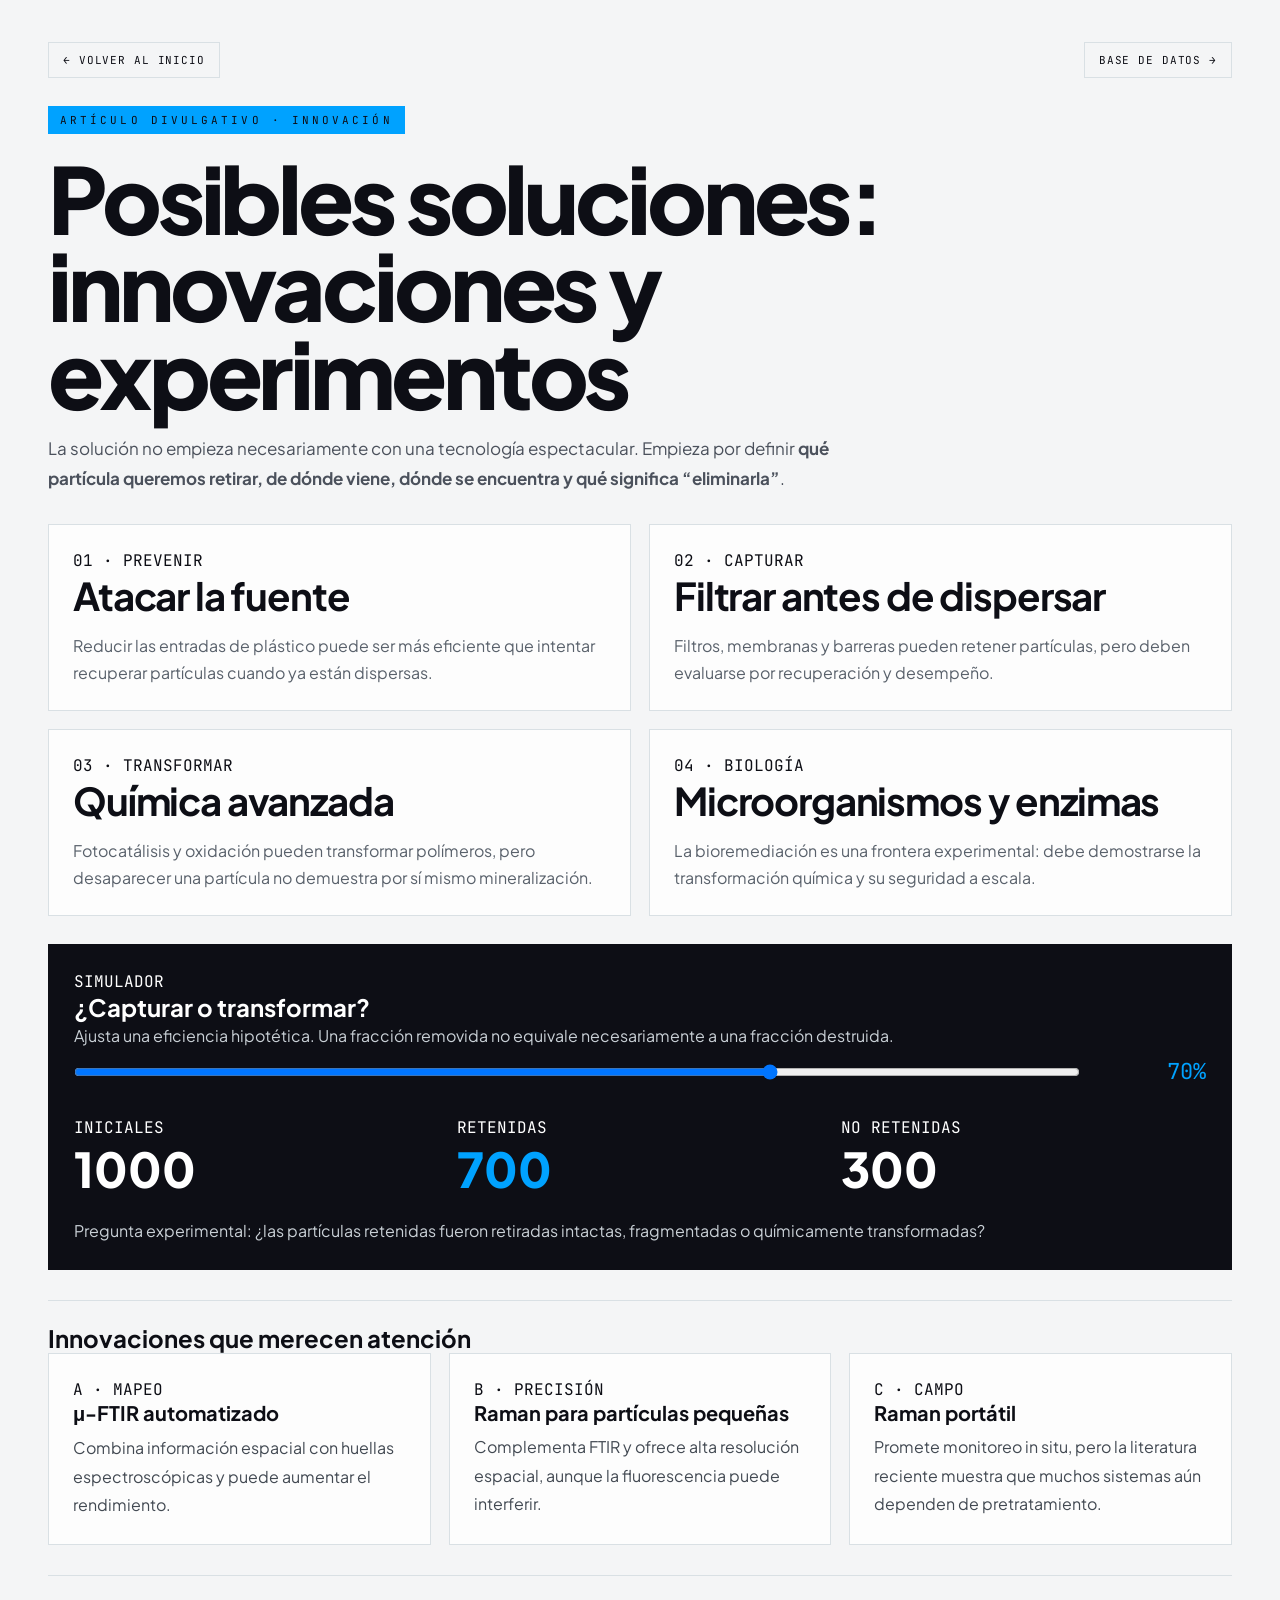
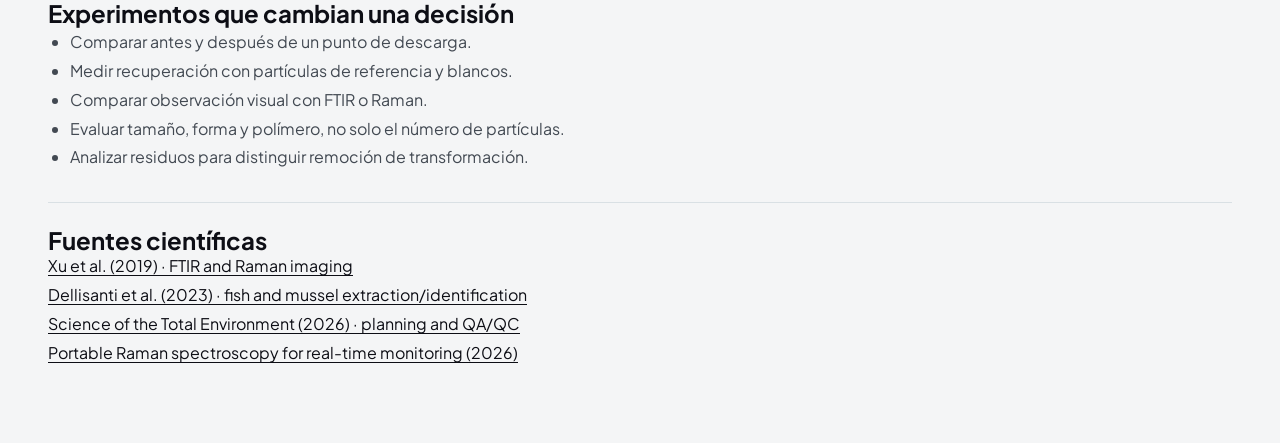
<file: soluciones_innovaciones.html>
<!DOCTYPE html><html lang="es"><head><meta charset="utf-8"><meta name="viewport" content="width=device-width,initial-scale=1"><title>Posibles soluciones: innovaciones y experimentos · Microplásticos</title><link href="https://fonts.googleapis.com" rel="preconnect"/><link crossorigin="" href="https://fonts.gstatic.com" rel="preconnect"/><link href="https://fonts.googleapis.com/css2?family=JetBrains+Mono:wght@400;700&family=Plus+Jakarta+Sans:wght@400;600;700;800&display=swap" rel="stylesheet"/><style>:root {
  --titanium: #F4F5F6; /* brushed titanium, cool metallic light grey */
  --carbon: #0D0E15; /* carbon matte, deep light-absorbing dark */
  --volt: #00a2ff; /* acid volt, electric neon accent 00a2ff*/
  --steel: #D9E0E4; /* muted steel lines and borders */
  --graphite: #1A1D1A; /* deep graphite grey with a whisper of green */
  --white: #FFFFFF;
  --hud-h: 60px;
  --ease-silk: cubic-bezier(0.16, 1, 0.3, 1);
}

* { margin: 0; padding: 0; box-sizing: border-box; }

html { scroll-behavior: auto; }

body {
  font-family: 'Plus Jakarta Sans', sans-serif;
  background: var(--titanium);
  color: var(--carbon);
  overflow-x: hidden;
  -webkit-font-smoothing: antialiased;
}

img { display: block; max-width: 100%; }

a { color: inherit; text-decoration: none; }

button { font-family: inherit; border: none; background: none; cursor: pointer; color: inherit; }

.mono { font-family: 'JetBrains Mono', monospace; }

/* ---------- scroll spacer creates the 400vh track ---------- */
.scroll-spacer { height: 400vh; }

/* ---------- z-depth card engine ---------- */
.zcard {
  position: fixed;
  top: 0;
  left: 0;
  width: 100vw;
  height: 100vh;
  height: 100svh;
  transform-origin: top center;
  will-change: transform, opacity;
  overflow: hidden;
}

.zcard[data-card="1"] { z-index: 10; }
.zcard[data-card="2"] { z-index: 20; transform: translateY(100%); }
.zcard[data-card="3"] { z-index: 30; transform: translateY(100%); }
.zcard[data-card="4"] { z-index: 40; transform: translateY(100%); }

/* ---------- card 1: the floating hero ---------- */
.card-hero {
  background: var(--titanium);
  display: flex;
  align-items: center;
  justify-content: center;
}

.hero-stage {
  position: relative;
  text-align: center;
  z-index: 5;
  padding: 0 24px;
}

.hero-eyebrow {
  font-family: 'JetBrains Mono', monospace;
  font-size: 12px;
  letter-spacing: 0.4em;
  text-transform: uppercase;
  color: var(--carbon);
  background: var(--volt);
  display: inline-block;
  padding: 7px 14px 7px 18px;
  margin-bottom: 28px;
}

.hero-title {
  font-size: clamp(56px, 13vw, 180px);
  font-weight: 800;
  letter-spacing: -0.04em;
  line-height: 0.95;
  color: var(--carbon);
}

.hero-sub {
  margin: 32px auto 0;
  max-width: 480px;
  font-size: 16px;
  font-weight: 400;
  line-height: 1.7;
  color: #4B515C;
}

.hero-scroll-hint {
  position: absolute;
  bottom: calc(var(--hud-h) + 28px);
  left: 50%;
  transform: translateX(-50%);
  font-family: 'JetBrains Mono', monospace;
  font-size: 11px;
  letter-spacing: 0.3em;
  text-transform: uppercase;
  color: #6A7077;
  display: flex;
  align-items: center;
  gap: 12px;
}

.hero-scroll-hint::after {
  content: "";
  width: 1px;
  height: 36px;
  background: linear-gradient(to bottom, var(--carbon), transparent);
  animation: hint-drop 2.2s var(--ease-silk) infinite;
}

@keyframes hint-drop {
  0% { transform: scaleY(0); transform-origin: top; }
  55% { transform: scaleY(1); transform-origin: top; }
  56% { transform-origin: bottom; }
  100% { transform: scaleY(0); transform-origin: bottom; }
}

/* floating translucent glass shapes */
.glass-shape {
  position: absolute;
  backdrop-filter: blur(10px);
  -webkit-backdrop-filter: blur(10px);
  background: rgba(255, 255, 255, 0.35);
  border: 1px solid var(--steel);
  z-index: 2;
}

.glass-a {
  width: 220px;
  height: 220px;
  top: 12%;
  left: 8%;
  border-radius: 32px;
  animation: bob-a 9s ease-in-out infinite;
}

.glass-b {
  width: 150px;
  height: 150px;
  bottom: 18%;
  right: 10%;
  border-radius: 50%;
  animation: bob-b 7s ease-in-out infinite;
}

.glass-c {
  width: 110px;
  height: 110px;
  top: 20%;
  right: 22%;
  border-radius: 20px;
  transform: rotate(18deg);
  animation: bob-c 11s ease-in-out infinite;
}

@keyframes bob-a {
  0%, 100% { transform: translateY(0); }
  50% { transform: translateY(-26px); }
}

@keyframes bob-b {
  0%, 100% { transform: translateY(0); }
  50% { transform: translateY(22px); }
}

@keyframes bob-c {
  0%, 100% { transform: translateY(0) rotate(18deg); }
  50% { transform: translateY(-18px) rotate(24deg); }
}

/* faint engineering grid behind the hero */
.hero-grid {
  position: absolute;
  inset: 0;
  background-image: linear-gradient(var(--steel) 1px, transparent 1px), linear-gradient(90deg, var(--steel) 1px, transparent 1px);
  background-size: 80px 80px;
  opacity: 0.35;
  z-index: 1;
}

/* ---------- card 2: the engineered image overlay ---------- */
.card-macro { background: var(--carbon); }

.macro-img {
  position: absolute;
  inset: 0;
  width: 100%;
  height: 100%;
  object-fit: cover;
}

.macro-shade {
  position: absolute;
  inset: 0;
  background: linear-gradient(to bottom, rgba(13, 14, 21, 0.25), rgba(13, 14, 21, 0.05) 40%, rgba(13, 14, 21, 0.35));
}

.crosshair-v, .crosshair-h { position: absolute; background: rgba(255, 255, 255, 0.4); }

.crosshair-v { top: 0; bottom: 0; left: 62%; width: 1px; }

.crosshair-h { left: 0; right: 0; top: 40%; height: 1px; }

.node-dot {
  position: absolute;
  left: 62%;
  top: 40%;
  width: 12px;
  height: 12px;
  border-radius: 50%;
  background: var(--volt);
  transform: translate(-50%, -50%);
  box-shadow: 0 0 0 6px rgba(209, 255, 0, 0.25), 0 0 24px 4px rgba(209, 255, 0, 0.8);
  animation: node-pulse 2.6s ease-in-out infinite;
}

@keyframes node-pulse {
  0%, 100% { box-shadow: 0 0 0 6px rgba(209, 255, 0, 0.25), 0 0 24px 4px rgba(209, 255, 0, 0.8); }
  50% { box-shadow: 0 0 0 12px rgba(209, 255, 0, 0.12), 0 0 36px 8px rgba(209, 255, 0, 0.95); }
}

.node-box {
  position: absolute;
  left: calc(62% + 28px);
  top: calc(40% + 28px);
  width: 280px;
  max-width: calc(100vw - 48px);
  background: rgba(13, 14, 21, 0.85);
  backdrop-filter: blur(8px);
  -webkit-backdrop-filter: blur(8px);
  border: 1px solid rgba(217, 224, 228, 0.3);
  color: var(--titanium);
  padding: 20px;
}

.node-box-tag {
  font-family: 'JetBrains Mono', monospace;
  font-size: 10px;
  letter-spacing: 0.3em;
  color: var(--volt);
  margin-bottom: 14px;
}

.node-stat {
  display: flex;
  justify-content: space-between;
  font-family: 'JetBrains Mono', monospace;
  font-size: 12px;
  padding: 8px 0;
  border-bottom: 1px solid rgba(217, 224, 228, 0.15);
}

.node-stat:last-child { border-bottom: none; }

.node-stat span:last-child { color: #00a2ff; }

.macro-caption {
  position: absolute;
  left: 40px;
  bottom: calc(var(--hud-h) + 36px);
  color: var(--titanium);
  max-width: 420px;
}

.macro-caption .mono {
  font-size: 11px;
  letter-spacing: 0.35em;
  text-transform: uppercase;
  color: #00a2ff;
  display: block;
  margin-bottom: 14px;
}

.macro-caption h2 {
  font-size: clamp(28px, 4vw, 48px);
  font-weight: 700;
  letter-spacing: -0.02em;
  line-height: 1.1;
}

/* ---------- card 3: the kinetic accordion fold ---------- */
.card-fold { background: var(--white); display: flex; flex-direction: column; }

.fold-head {
  padding: 28px 40px 0;
  display: flex;
  justify-content: space-between;
  align-items: baseline;
  gap: 16px;
}

.fold-head h2 { font-size: clamp(22px, 3vw, 34px); font-weight: 700; letter-spacing: -0.02em; }

.fold-head .mono { font-size: 11px; letter-spacing: 0.3em; text-transform: uppercase; color: #6A7077; }

.accordion {
  flex: 1;
  display: flex;
  width: 100%;
  margin-top: 24px;
  border-top: 1px solid var(--steel);
}

.slice {
  position: relative;
  flex: 1 1 0;
  min-width: 0;
  overflow: hidden;
  border-right: 1px solid var(--steel);
  background: var(--white);
  transition: flex-grow 1.2s var(--ease-silk);
  cursor: pointer;
  text-align: left;
  padding: 0;
}

.slice:last-child { border-right: none; }

.slice.active { flex-grow: 3.7; }

.slice-img {
  position: absolute;
  inset: 0;
  width: 100%;
  height: 100%;
  object-fit: cover;
  opacity: 0;
  transform: scale(1.06);
  transition: opacity 1.2s var(--ease-silk), transform 1.2s var(--ease-silk);
}

.slice.active .slice-img { opacity: 1; transform: scale(1); }

.slice-shade {
  position: absolute;
  inset: 0;
  background: linear-gradient(to top, rgba(13, 14, 21, 0.75), rgba(13, 14, 21, 0) 55%);
  opacity: 0;
  transition: opacity 1.2s var(--ease-silk);
}

.slice.active .slice-shade { opacity: 1; }

.slice-idle {
  position: absolute;
  inset: 0;
  display: flex;
  flex-direction: column;
  justify-content: space-between;
  padding: 28px 0 calc(var(--hud-h) + 28px);
  align-items: center;
  transition: opacity 0.6s var(--ease-silk);
}

.slice.active .slice-idle { opacity: 0; }

.slice-num {
  font-family: 'JetBrains Mono', monospace;
  font-size: 12px;
  color: var(--carbon);
  letter-spacing: 0.2em;
}

.slice-idle-title {
  writing-mode: vertical-rl;
  font-size: clamp(16px, 2vw, 22px);
  font-weight: 600;
  letter-spacing: 0.12em;
  text-transform: uppercase;
  color: var(--carbon);
}

.slice-reveal {
  position: absolute;
  left: 28px;
  right: 28px;
  bottom: calc(var(--hud-h) + 28px);
  color: var(--titanium);
  opacity: 0;
  transform: translateY(16px);
  transition: opacity 1.2s var(--ease-silk), transform 1.2s var(--ease-silk);
}

.slice.active .slice-reveal { opacity: 1; transform: translateY(0); }

.slice-reveal .mono {
  font-size: 10px;
  letter-spacing: 0.3em;
  text-transform: uppercase;
  color: #00a2ff;
  display: block;
  margin-bottom: 10px;
}

.slice-reveal h3 { font-size: clamp(20px, 2.6vw, 32px); font-weight: 700; letter-spacing: -0.01em; margin-bottom: 10px; white-space: nowrap; }

.slice-reveal p { font-size: 14px; line-height: 1.6; max-width: 380px; color: rgba(244, 245, 246, 0.85); }

.slice:focus-visible { outline: 2px solid var(--carbon); outline-offset: -2px; }

/* ---------- card 4: the matrix tabs and signature ---------- */
.card-matrix {
  background: var(--graphite);
  color: var(--titanium);
  display: grid;
  grid-template-columns: 1fr 1fr;
}

.matrix-left {
  display: flex;
  flex-direction: column;
  justify-content: center;
  padding: 60px clamp(28px, 5vw, 80px) calc(var(--hud-h) + 40px);
}

.matrix-left .mono-tag {
  font-family: 'JetBrains Mono', monospace;
  font-size: 11px;
  letter-spacing: 0.35em;
  text-transform: uppercase;
  color: var(--volt);
  margin-bottom: 20px;
}

.matrix-left h2 {
  font-size: clamp(30px, 4vw, 52px);
  font-weight: 700;
  letter-spacing: -0.02em;
  line-height: 1.05;
  margin-bottom: 40px;
}

.matrix-tab {
  display: block;
  width: 100%;
  text-align: left;
  padding: 22px 24px;
  border-left: 2px solid rgba(217, 224, 228, 0.2);
  transition: border-color 0.5s var(--ease-silk), background 0.5s var(--ease-silk);
}

.matrix-tab .tab-line {
  display: flex;
  align-items: baseline;
  gap: 16px;
}

.matrix-tab .tab-num {
  font-family: 'JetBrains Mono', monospace;
  font-size: 12px;
  color: #6A7077;
  transition: color 0.5s var(--ease-silk);
}

.matrix-tab .tab-name {
  font-size: clamp(18px, 2vw, 24px);
  font-weight: 600;
  letter-spacing: 0.04em;
  color: rgba(244, 245, 246, 0.55);
  transition: color 0.5s var(--ease-silk);
}

.matrix-tab p {
  margin-top: 10px;
  font-size: 14px;
  line-height: 1.6;
  color: rgba(244, 245, 246, 0.6);
  max-height: 0;
  overflow: hidden;
  opacity: 0;
  transition: max-height 0.7s var(--ease-silk), opacity 0.7s var(--ease-silk);
}

.matrix-tab.active {
  border-left-color: var(--volt);
  background: rgba(209, 255, 0, 0.08);
}

.matrix-tab.active .tab-num { color: var(--volt); }

.matrix-tab.active .tab-name { color: var(--titanium); }

.matrix-tab.active p { max-height: 120px; opacity: 1; }

.matrix-tab:focus-visible { outline: 2px solid var(--volt); outline-offset: -2px; }

.matrix-right { position: relative; overflow: hidden; }

.matrix-img {
  position: absolute;
  inset: 0;
  width: 100%;
  height: 100%;
  object-fit: cover;
  opacity: 0;
  transform: scale(1.05);
  transition: opacity 1s var(--ease-silk), transform 1.4s var(--ease-silk);
}

.matrix-img.active { opacity: 1; transform: scale(1); }

.matrix-img-shade {
  position: absolute;
  inset: 0;
  background: linear-gradient(to right, rgba(26, 29, 26, 0.55), rgba(26, 29, 26, 0) 45%);
  pointer-events: none;
}

.matrix-caption {
  position: absolute;
  right: 28px;
  bottom: calc(var(--hud-h) + 24px);
  font-family: 'JetBrains Mono', monospace;
  font-size: 11px;
  letter-spacing: 0.2em;
  color: var(--titanium);
  background: rgba(26, 29, 26, 0.78);
  backdrop-filter: blur(6px);
  -webkit-backdrop-filter: blur(6px);
  border: 1px solid rgba(217, 224, 228, 0.25);
  padding: 10px 16px;
}

/* ---------- the permanent hud signature bar ---------- */
.hud {
  position: fixed;
  left: 0;
  right: 0;
  bottom: 0;
  height: var(--hud-h);
  z-index: 9999;
  display: flex;
  align-items: center;
  justify-content: space-between;
  gap: 24px;
  padding: 0 clamp(20px, 4vw, 40px);
  background: rgba(244, 245, 246, 0.82);
  backdrop-filter: blur(12px);
  -webkit-backdrop-filter: blur(12px);
  border-top: 1px solid var(--steel);
}

.hud-brand {
  font-weight: 300;
  letter-spacing: 0.22em;
  font-size: 13px;
  color: var(--carbon);
  display: flex;
  align-items: center;
  gap: 10px;
  white-space: nowrap;
}

.hud-brand .dot {
  width: 6px;
  height: 6px;
  border-radius: 50%;
  background: var(--volt);
  box-shadow: 0 0 0 1px rgba(13, 14, 21, 0.35);
}

.hud-credit {
  font-family: 'JetBrains Mono', monospace;
  font-size: 10px;
  letter-spacing: 0.12em;
  color: #6A7077;
  white-space: nowrap;
}

.hud-credit a { color: var(--carbon); border-bottom: 1px solid var(--volt); padding-bottom: 1px; }

.hud-progress {
  flex: 1;
  max-width: 320px;
  display: flex;
  align-items: center;
  gap: 14px;
}

.hud-track {
  flex: 1;
  height: 2px;
  background: var(--steel);
  position: relative;
  overflow: hidden;
}

.hud-fill {
  position: absolute;
  left: 0;
  top: 0;
  bottom: 0;
  width: 0%;
  background: var(--volt);
}

.hud-pct {
  font-family: 'JetBrains Mono', monospace;
  font-size: 11px;
  color: var(--carbon);
  min-width: 44px;
  text-align: right;
}

.hud-nav {
  display: flex;
  align-items: center;
  gap: 8px;
  padding-left: 20px;
  border-left: 1px solid var(--steel);
}

.hud-arrow {
  width: 40px;
  height: 40px;
  display: flex;
  align-items: center;
  justify-content: center;
  border: 1px solid var(--steel);
  background: var(--white);
  color: var(--carbon);
  transition: background 0.4s var(--ease-silk), border-color 0.4s var(--ease-silk), color 0.4s var(--ease-silk), opacity 0.4s var(--ease-silk);
}

.hud-arrow svg { width: 14px; height: 14px; display: block; }

.hud-arrow:hover:not(:disabled) {
  background: var(--volt);
  border-color: var(--carbon);
  color: var(--carbon);
}

.hud-arrow:disabled { opacity: 0.3; cursor: default; }

.hud-arrow:focus-visible { outline: 2px solid var(--carbon); outline-offset: 2px; }

/* ---------- responsive ---------- */
@media (max-width: 900px) {
  .glass-a { width: 140px; height: 140px; left: 4%; }
  .glass-b { width: 100px; height: 100px; right: 6%; }
  .glass-c { width: 80px; height: 80px; right: 12%; }
  .crosshair-v { left: 50%; }
  .node-dot { left: 50%; }
  .node-box { left: 24px; right: 24px; width: auto; top: calc(40% + 28px); }
  .macro-caption { left: 24px; right: 24px; }
  .accordion { flex-direction: column; }
  .slice { border-right: none; border-bottom: 1px solid var(--steel); }
  .slice:last-child { border-bottom: none; }
  .slice-idle { flex-direction: row; align-items: center; justify-content: space-between; padding: 0 24px; }
  .slice-idle-title { writing-mode: horizontal-tb; letter-spacing: 0.08em; }
  .slice-reveal { left: 24px; right: 24px; bottom: 20px; }
  .slice-reveal h3 { white-space: normal; }
  .fold-head { padding: 20px 24px 0; flex-direction: column; gap: 6px; }
  .accordion { margin-top: 16px; }
  .card-matrix { grid-template-columns: 1fr; grid-template-rows: auto 1fr; }
  .matrix-left { padding: 40px 24px 24px; justify-content: flex-start; }
  .matrix-left h2 { margin-bottom: 20px; }
  .matrix-tab { padding: 14px 16px; }
  .matrix-caption { right: 16px; bottom: calc(var(--hud-h) + 16px); }
  .hud-credit { display: none; }
  .hud-pct { display: none; }
}

@media (max-height: 540px) {
  .hero-title { font-size: clamp(40px, 10vh, 90px); }
  .hero-sub { display: none; }
  .matrix-tab p { display: none; }
}

/* ---------- reduced motion: collapse to a calm static document ---------- */
@media (prefers-reduced-motion: reduce) {
  .scroll-spacer { display: none; }
  .zcard {
    position: relative;
    width: 100%;
    height: auto;
    min-height: 100vh;
    transform: none !important;
    opacity: 1 !important;
  }
  .glass-a, .glass-b, .glass-c, .node-dot, .hero-scroll-hint::after { animation: none !important; }
  .slice, .slice-img, .slice-shade, .slice-reveal, .matrix-img, .matrix-tab p { transition: none !important; }
  .card-macro, .matrix-right { min-height: 100vh; }
}

.btn-clic {
    display: inline-block;
    padding: 14px 28px;
    background: #00a2ff;
    color: white;
    text-decoration: none;
    font-family: "Plus Jakarta Sans", sans-serif;
    font-weight: 700;
    border-radius: 8px;
    border: 2px solid #00a2ff;
    transition: all 0.3s ease;
    cursor: pointer;
}

.btn-clic:hover {
    background: transparent;
    color: #00a2ff;
    transform: translateY(-3px);
    box-shadow: 0 8px 20px rgba(0, 162, 255, 0.25);
}
.btn-presionado {
    transform: scale(0.95);
}

/* =========================================================
   BASE DE DATOS
   CSS integrado al HTML
   ========================================================= */

* {
    box-sizing: border-box;
}

html {
    scroll-behavior: smooth;
}

body {
    margin: 0;
    overflow-x: hidden;
}

/* =========================================================
   CONTENEDOR PRINCIPAL
   ========================================================= */

.database-page {
    min-height: 100vh;
    padding: 120px 6vw 120px;
    background: var(--titanium);
    color: var(--carbon);
    overflow-x: hidden;
}

.database-container {
    width: min(1800px, 100%);
    margin: 0 auto;
}

/* =========================================================
   VOLVER
   ========================================================= */

.back-button {
    display: inline-flex;
    align-items: center;
    gap: 10px;

    margin-bottom: 70px;

    color: var(--carbon);
    text-decoration: none;

    font-family: "JetBrains Mono", monospace;
    font-size: 10px;
    font-weight: 700;
    letter-spacing: .12em;
    text-transform: uppercase;

    transition:
        opacity .2s ease,
        transform .2s ease;
}

.back-button:hover {
    opacity: .6;
    transform: translateX(-4px);
}

/* =========================================================
   ENCABEZADO
   ========================================================= */

.database-kicker {
    margin-bottom: 18px;

    color: var(--volt);

    font-family: "JetBrains Mono", monospace;
    font-size: 10px;
    font-weight: 700;
    letter-spacing: .16em;
    text-transform: uppercase;
}

.database-title {
    margin: 0;

    font-size: clamp(48px, 7vw, 96px);
    line-height: .94;
    letter-spacing: -.055em;
    font-weight: 700;
}

.database-intro {
    max-width: 850px;

    margin: 28px 0 75px;

    color: rgba(13, 14, 21, .62);

    font-size: 15px;
    line-height: 1.85;
}

/* =========================================================
   PANEL
   ========================================================= */

.database-panel {
    width: 100%;

    border: 1px solid rgba(13, 14, 21, .11);

    background: rgba(255, 255, 255, .40);

    box-shadow:
        0 30px 80px rgba(13, 14, 21, .07),
        inset 0 1px 0 rgba(255, 255, 255, .85);
}

/* =========================================================
   FILTROS
   ========================================================= */

.database-toolbar {
    display: grid;

    grid-template-columns:
        minmax(280px, 1fr)
        190px
        190px
        auto;

    gap: 14px;
    align-items: center;

    padding: 26px;

    border-bottom: 1px solid rgba(13, 14, 21, .09);

    background: rgba(255, 255, 255, .30);
}

.database-toolbar input,
.database-toolbar select {
    width: 100%;
    min-width: 0;

    height: 48px;

    padding: 0 15px;

    border: 1px solid rgba(13, 14, 21, .13);
    border-radius: 0;

    outline: none;

    background: rgba(255, 255, 255, .68);
    color: var(--carbon);

    font-family: "Plus Jakarta Sans", sans-serif;
    font-size: 12px;

    transition:
        border-color .2s ease,
        background .2s ease,
        box-shadow .2s ease;
}

.database-toolbar input {
    font-family: "JetBrains Mono", monospace;
    font-size: 10px;
}

.database-toolbar input::placeholder {
    color: rgba(13, 14, 21, .42);
}

.database-toolbar input:focus,
.database-toolbar select:focus {
    border-color: var(--volt);
    background: #fff;

    box-shadow:
        0 0 0 3px rgba(0, 162, 255, .06);
}

.filter-note {
    padding-left: 4px;

    color: rgba(13, 14, 21, .48);

    font-family: "JetBrains Mono", monospace;
    font-size: 9px;
    letter-spacing: .08em;
    white-space: nowrap;
    text-transform: uppercase;
}

/* =========================================================
   TABLA
   ========================================================= */

.database-table-wrap {
    width: 100%;

    padding: 28px;

    overflow-x: auto;
    overflow-y: hidden;

    -webkit-overflow-scrolling: touch;

    scrollbar-width: thin;
    scrollbar-color:
        rgba(13, 14, 21, .28)
        rgba(13, 14, 21, .06);
}

.database-table {
    width: 100%;
    min-width: 1250px;

    border-collapse: separate;
    border-spacing: 0 12px;
}

/* =========================================================
   CABECERA TABLA
   ========================================================= */

.database-table th {
    padding: 12px 17px;

    border-bottom: 1px solid rgba(13, 14, 21, .12);

    color: rgba(13, 14, 21, .48);

    text-align: left;

    font-family: "JetBrains Mono", monospace;
    font-size: 9px;
    font-weight: 700;
    letter-spacing: .08em;
    line-height: 1.5;

    text-transform: uppercase;
    white-space: nowrap;
}

/* =========================================================
   FILAS
   ========================================================= */

.database-table tbody tr {
    background: rgba(255, 255, 255, .70);

    box-shadow:
        0 4px 18px rgba(13, 14, 21, .035);

    transition:
        transform .2s ease,
        box-shadow .2s ease,
        background .2s ease;
}

.database-table tbody tr:hover {
    background: #fff;

    transform: translateY(-2px);

    box-shadow:
        0 12px 30px rgba(13, 14, 21, .08);
}

.database-table td {
    padding: 24px 18px;

    border-top: 1px solid rgba(13, 14, 21, .04);
    border-bottom: 1px solid rgba(13, 14, 21, .04);

    vertical-align: top;

    color: rgba(13, 14, 21, .70);

    font-size: 11px;
    line-height: 1.7;
}

/* Bordes suaves en vez de cuadrícula */

.database-table td:first-child {
    border-left: 1px solid rgba(13, 14, 21, .04);
}

.database-table td:last-child {
    border-right: 1px solid rgba(13, 14, 21, .04);
}

/* =========================================================
   COLUMNAS
   ========================================================= */

.database-table td:nth-child(1) {
    width: 70px;

    color: var(--volt);

    font-family: "JetBrains Mono", monospace;
    font-weight: 700;
}

.database-table td:nth-child(2) {
    min-width: 240px;
    max-width: 320px;

    color: var(--carbon);
    font-weight: 700;
}

.database-table td:nth-child(3) {
    min-width: 110px;
}

.database-table td:nth-child(4) {
    min-width: 160px;
}

.database-table td:nth-child(5) {
    min-width: 130px;
}

.database-table td:nth-child(6) {
    min-width: 180px;
}

.database-table td:nth-child(7) {
    min-width: 150px;
}

.database-table td:nth-child(8) {
    min-width: 320px;
    max-width: 420px;
}

.database-table td:nth-child(9) {
    min-width: 170px;
}

/* =========================================================
   TÍTULO / AUTORES
   ========================================================= */

.database-title-cell {
    display: block;

    margin-bottom: 8px;

    color: var(--carbon);

    font-weight: 700;
    line-height: 1.45;
}

.database-authors {
    display: block;

    color: rgba(13, 14, 21, .45);

    font-family: "JetBrains Mono", monospace;
    font-size: 8px;
    font-weight: 400;
    line-height: 1.5;
}

/* =========================================================
   MICROPLÁSTICOS / ETIQUETAS
   ========================================================= */

.database-tag {
    display: inline-block;

    margin: 2px 4px 4px 0;
    padding: 5px 7px;

    border: 1px solid rgba(13, 14, 21, .12);

    background: rgba(255, 255, 255, .55);

    color: rgba(13, 14, 21, .62);

    font-family: "JetBrains Mono", monospace;
    font-size: 8px;
    line-height: 1.2;

    text-transform: uppercase;
}

.database-tag--blue {
    border-color: rgba(0, 162, 255, .30);
    color: #007fc5;
}

/* =========================================================
   TEXTOS LARGOS
   ========================================================= */

.database-long-text {
    max-width: 360px;
}

.database-text-content {
    display: -webkit-box;
    display: box;

    overflow: hidden;

    -webkit-box-orient: vertical;
    box-orient: vertical;

    -webkit-line-clamp: 4;
    line-clamp: 4;

    max-height: 7.2em;

    transition: max-height .25s ease;
}

.database-text-content.expanded {
    display: block;

    max-height: none;
}

/* =========================================================
   VER MÁS
   ========================================================= */

.database-more {
    display: inline-flex;
    align-items: center;
    gap: 7px;

    margin-top: 12px;
    padding: 5px 0;

    border: 0;
    border-bottom: 1px solid rgba(0, 162, 255, .45);

    background: transparent;

    color: var(--volt);

    cursor: pointer;

    font-family: "JetBrains Mono", monospace;
    font-size: 9px;
    font-weight: 700;
    letter-spacing: .08em;

    text-transform: uppercase;
}

.database-more::after {
    content: "↓";
}

.database-more.active::after {
    content: "↑";
}

.database-more:hover {
    border-color: var(--carbon);
    color: var(--carbon);
}

/* =========================================================
   DOI
   ========================================================= */

.database-doi {
    display: inline-flex;
    align-items: flex-start;
    gap: 7px;

    color: var(--carbon);

    font-family: "JetBrains Mono", monospace;
    font-size: 9px;
    line-height: 1.5;

    text-decoration: none;
    word-break: break-word;
}

.database-doi::before {
    content: "DOI";

    flex-shrink: 0;

    padding: 3px 5px;

    background: var(--carbon);
    color: var(--titanium);

    font-size: 7px;
    font-weight: 700;
}

.database-doi:hover {
    color: var(--volt);
}

/* =========================================================
   TABLA VACÍA
   ========================================================= */

.database-empty {
    padding: 70px 20px !important;

    text-align: center !important;

    color: rgba(13, 14, 21, .45) !important;

    font-family: "JetBrains Mono", monospace;
    font-size: 10px !important;

    text-transform: uppercase;
}

/* =========================================================
   SCROLL DE TABLA
   ========================================================= */

.database-table-wrap::-webkit-scrollbar {
    height: 7px;
}

.database-table-wrap::-webkit-scrollbar-track {
    background: rgba(13, 14, 21, .06);
}

.database-table-wrap::-webkit-scrollbar-thumb {
    background: rgba(13, 14, 21, .28);
}

.database-table-wrap::-webkit-scrollbar-thumb:hover {
    background: var(--volt);
}

/* =========================================================
   FOOTER
   ========================================================= */

.database-footer {
    display: flex;
    justify-content: space-between;
    align-items: center;

    gap: 30px;

    margin-top: 75px;
    padding: 30px 5px 0;

    border-top: 1px solid rgba(13, 14, 21, .10);

    color: rgba(13, 14, 21, .45);

    font-family: "JetBrains Mono", monospace;
    font-size: 9px;
    letter-spacing: .05em;
    line-height: 1.7;

    text-transform: uppercase;
}

.database-footer .mono {
    text-align: right;
}

/* =========================================================
   TABLET
   ========================================================= */

@media (max-width: 1000px) {

    .database-page {
        padding: 100px 4vw;
    }

    .database-intro {
        margin-bottom: 55px;
    }

    .database-toolbar {
        grid-template-columns: 1fr 1fr;
    }

    .database-toolbar input {
        grid-column: 1 / -1;
    }

    .filter-note {
        justify-self: start;
    }

    .database-table-wrap {
        padding: 20px;
    }

    .database-footer {
        flex-direction: column;
        align-items: flex-start;
    }

    .database-footer .mono {
        text-align: left;
    }
}

/* =========================================================
   MÓVIL
   ========================================================= */

@media (max-width: 600px) {

    .database-page {
        padding: 80px 16px 75px;
    }

    .back-button {
        margin-bottom: 45px;
        font-size: 9px;
    }

    .database-title {
        font-size: clamp(42px, 14vw, 70px);
    }

    .database-intro {
        margin-top: 20px;
        margin-bottom: 45px;

        font-size: 13px;
        line-height: 1.75;
    }

    .database-toolbar {
        grid-template-columns: 1fr;

        padding: 16px;
    }

    .database-toolbar input {
        grid-column: auto;
    }

    .filter-note {
        justify-self: start;
    }

    .database-table-wrap {
        padding: 12px;
    }

    .database-table {
        min-width: 1250px;
        border-spacing: 0 9px;
    }

    .database-table th {
        padding: 12px 14px;
    }

    .database-table td {
        padding: 20px 15px;
    }

    .database-footer {
        margin-top: 55px;
        padding-top: 25px;

        font-size: 8px;
    }
}

/* =========================================================
   MÓVILES MUY PEQUEÑOS
   ========================================================= */

@media (max-width: 380px) {

    .database-page {
        padding-left: 12px;
        padding-right: 12px;
    }

    .database-title {
        font-size: 40px;
    }

    .database-toolbar {
        padding: 12px;
    }
}
.article-number{display:block;font:700 8px "JetBrains Mono",monospace;letter-spacing:.08em;margin-bottom:7px;color:var(--volt)}
.database-table-wrap{scroll-margin-top:20px}

.page{max-width:1240px;margin:auto;padding:42px 28px 80px}.kicker{font-family:'JetBrains Mono',monospace;font-size:11px;letter-spacing:.28em;text-transform:uppercase;color:var(--carbon);background:var(--volt);display:inline-block;padding:7px 12px;margin-bottom:20px}.title{font-size:clamp(42px,8vw,92px);font-weight:800;letter-spacing:-.045em;line-height:.95;margin:0 0 18px}.intro{max-width:850px;font-size:17px;line-height:1.75;color:#4B515C;margin-bottom:30px}.top{display:flex;justify-content:space-between;gap:12px;flex-wrap:wrap;margin-bottom:28px}.link{display:inline-flex;padding:10px 14px;border:1px solid var(--steel);font:11px 'JetBrains Mono',monospace;text-transform:uppercase;letter-spacing:.08em}.link:hover{background:var(--carbon);color:var(--white)}.grid2{display:grid;grid-template-columns:repeat(2,minmax(0,1fr));gap:18px}.grid3{display:grid;grid-template-columns:repeat(3,minmax(0,1fr));gap:18px}.panel{background:rgba(255,255,255,.8);border:1px solid var(--steel);padding:24px}.panel h2{font-size:clamp(24px,3vw,40px);letter-spacing:-.03em;margin-bottom:12px}.panel h3{font-size:20px;margin-bottom:8px}.muted{color:#59616B;line-height:1.7}.mono{font-family:'JetBrains Mono',monospace}.accent{height:5px;width:70px;background:var(--volt);margin:18px 0}.interactive{background:var(--carbon);color:var(--white);padding:26px;margin-top:28px}.interactive .muted{color:#C9D0D6}.control{width:100%;min-height:44px;padding:10px 12px;border:1px solid #69727C;background:#11141B;color:var(--white);font:inherit}.range{display:grid;grid-template-columns:1fr 110px;gap:16px;align-items:center}.rv{font:22px 'JetBrains Mono',monospace;text-align:right;color:var(--volt)}.section{border-top:1px solid var(--steel);padding-top:22px;margin-top:30px}.section p,.section li{font-size:16px;line-height:1.8;color:#424952}.section ul{padding-left:22px}.steps{display:grid;grid-template-columns:repeat(4,1fr);border-top:1px solid var(--carbon);margin-top:25px}.step{padding:18px 14px;border-right:1px solid var(--steel)}.step:last-child{border-right:0}.step b{display:block;font-size:20px;margin:7px 0}.source-list{display:grid;gap:8px}.source-list a{text-decoration:underline;text-underline-offset:3px}.risk{border-left:4px solid var(--volt);padding:14px 16px;background:#f0f9ff;margin-top:18px;line-height:1.7}.map-layout{display:grid;grid-template-columns:minmax(0,1.45fr) minmax(300px,.7fr);gap:18px}.mapbox{border:1px solid var(--steel);background:#eef2f4;min-height:560px;overflow:hidden}.mapbox svg{width:100%;display:block}.country{fill:#d9e0e4;stroke:#aab4bc;stroke-width:.7;cursor:pointer}.country:hover{fill:#a9dfff}.marker{cursor:pointer}.detail{border:1px solid var(--steel);padding:22px;background:var(--white)}.chip{display:inline-block;border:1px solid var(--steel);padding:6px 9px;margin:3px;font:10px 'JetBrains Mono',monospace;background:var(--white)}.barrow{display:grid;grid-template-columns:120px 1fr 50px;gap:10px;align-items:center;margin:10px 0}.bar{height:12px;background:#e7ebee}.bar i{display:block;height:100%;background:var(--volt)}.method{border:1px solid var(--steel);background:var(--white);padding:22px}.method h2{font-size:27px;margin:8px 0 12px}.tablewrap{overflow-x:auto}.compare{width:100%;border-collapse:collapse;background:var(--white);min-width:720px}.compare th,.compare td{border:1px solid var(--steel);padding:13px;text-align:left;vertical-align:top;font-size:14px;line-height:1.6}.compare th{background:var(--carbon);color:var(--white);font:11px 'JetBrains Mono',monospace;text-transform:uppercase}.qa{display:grid;grid-template-columns:repeat(4,1fr);gap:12px}.q{border:1px solid var(--steel);padding:16px;background:var(--white)}.q strong{display:block;margin-bottom:7px}.forum{display:grid;grid-template-columns:360px minmax(0,1fr);gap:20px}.form{display:grid;gap:12px}.form label{font:10px 'JetBrains Mono',monospace;text-transform:uppercase;letter-spacing:.08em}.form input,.form select,.form textarea{margin-top:6px;width:100%;min-height:44px;border:1px solid var(--steel);padding:11px 12px;background:var(--white);font:inherit;color:var(--carbon)}.form textarea{min-height:160px;resize:vertical}.btn{min-height:44px;padding:11px 15px;background:var(--carbon);color:var(--white);font-weight:700;border:1px solid var(--carbon);cursor:pointer}.btn.alt{background:var(--white);color:var(--carbon);border-color:var(--steel)}.post{border-top:1px solid var(--steel);padding:18px 0}.post:first-child{border-top:0}.meta{font:10px 'JetBrains Mono',monospace;color:#59616B;text-transform:uppercase}.postbody{margin-top:10px;line-height:1.75;color:#424952;white-space:pre-wrap}.note{padding:15px 17px;border:1px solid var(--steel);background:#f6f8f9;color:#424952;line-height:1.7;margin-top:20px}@media(max-width:900px){.grid3{grid-template-columns:1fr 1fr}.map-layout,.forum{grid-template-columns:1fr}.steps{grid-template-columns:1fr 1fr}.qa{grid-template-columns:1fr 1fr}}@media(max-width:620px){.page{padding:28px 15px 55px}.grid2,.grid3,.steps,.qa{grid-template-columns:1fr}.title{font-size:43px}.panel{padding:18px}.mapbox{min-height:330px}.range{grid-template-columns:1fr}.rv{text-align:left}.barrow{grid-template-columns:92px 1fr 42px}}
</style></head><body><main class="page"><div class="top"><a class="link" href="index.html">← Volver al inicio</a><a class="link" href="base-datos.html">Base de datos →</a></div><span class="kicker">Artículo divulgativo · innovación</span><h1 class="title">Posibles soluciones:<br>innovaciones y experimentos</h1><p class="intro">La solución no empieza necesariamente con una tecnología espectacular. Empieza por definir <b>qué partícula queremos retirar, de dónde viene, dónde se encuentra y qué significa “eliminarla”</b>.</p><div class="grid2"><section class="panel"><span class="mono">01 · PREVENIR</span><h2>Atacar la fuente</h2><p class="muted">Reducir las entradas de plástico puede ser más eficiente que intentar recuperar partículas cuando ya están dispersas.</p></section><section class="panel"><span class="mono">02 · CAPTURAR</span><h2>Filtrar antes de dispersar</h2><p class="muted">Filtros, membranas y barreras pueden retener partículas, pero deben evaluarse por recuperación y desempeño.</p></section><section class="panel"><span class="mono">03 · TRANSFORMAR</span><h2>Química avanzada</h2><p class="muted">Fotocatálisis y oxidación pueden transformar polímeros, pero desaparecer una partícula no demuestra por sí mismo mineralización.</p></section><section class="panel"><span class="mono">04 · BIOLOGÍA</span><h2>Microorganismos y enzimas</h2><p class="muted">La bioremediación es una frontera experimental: debe demostrarse la transformación química y su seguridad a escala.</p></section></div><section class="interactive"><span class="mono">SIMULADOR</span><h2>¿Capturar o transformar?</h2><p class="muted">Ajusta una eficiencia hipotética. Una fracción removida no equivale necesariamente a una fracción destruida.</p><div class="range"><input class="control" id="eff" type="range" min="0" max="100" value="70"><div class="rv" id="ev">70%</div></div><div class="grid3" style="margin-top:22px"><div><span class="mono">INICIALES</span><div style="font-size:48px;font-weight:800">1000</div></div><div><span class="mono">RETENIDAS</span><div id="ret" style="font-size:48px;font-weight:800;color:var(--volt)">700</div></div><div><span class="mono">NO RETENIDAS</span><div id="left" style="font-size:48px;font-weight:800">300</div></div></div><p class="muted" style="margin-top:18px">Pregunta experimental: ¿las partículas retenidas fueron retiradas intactas, fragmentadas o químicamente transformadas?</p></section><section class="section"><h2>Innovaciones que merecen atención</h2><div class="grid3"><div class="panel"><span class="mono">A · MAPEO</span><h3>μ-FTIR automatizado</h3><p class="muted">Combina información espacial con huellas espectroscópicas y puede aumentar el rendimiento.</p></div><div class="panel"><span class="mono">B · PRECISIÓN</span><h3>Raman para partículas pequeñas</h3><p class="muted">Complementa FTIR y ofrece alta resolución espacial, aunque la fluorescencia puede interferir.</p></div><div class="panel"><span class="mono">C · CAMPO</span><h3>Raman portátil</h3><p class="muted">Promete monitoreo in situ, pero la literatura reciente muestra que muchos sistemas aún dependen de pretratamiento.</p></div></div></section><section class="section"><h2>Experimentos que cambian una decisión</h2><ul><li>Comparar antes y después de un punto de descarga.</li><li>Medir recuperación con partículas de referencia y blancos.</li><li>Comparar observación visual con FTIR o Raman.</li><li>Evaluar tamaño, forma y polímero, no solo el número de partículas.</li><li>Analizar residuos para distinguir remoción de transformación.</li></ul></section><section class="section"><h2>Fuentes científicas</h2><div class="source-list"><a href="https://doi.org/10.1016/j.trac.2019.115629" target="_blank">Xu et al. (2019) · FTIR and Raman imaging</a><a href="https://doi.org/10.1016/j.marpolbul.2022.114221" target="_blank">Dellisanti et al. (2023) · fish and mussel extraction/identification</a><a href="https://doi.org/10.1016/j.scitotenv.2025.181220" target="_blank">Science of the Total Environment (2026) · planning and QA/QC</a><a href="https://doi.org/10.1016/j.scitotenv.2026.182100" target="_blank">Portable Raman spectroscopy for real-time monitoring (2026)</a></div></section></main><script>const e=document.getElementById('eff'),ev=document.getElementById('ev'),ret=document.getElementById('ret'),left=document.getElementById('left');function u(){let p=+e.value;ev.textContent=p+'%';ret.textContent=Math.round(10*p);left.textContent=1000-Math.round(10*p)}e.addEventListener('input',u);u();</script></body></html>
</file>
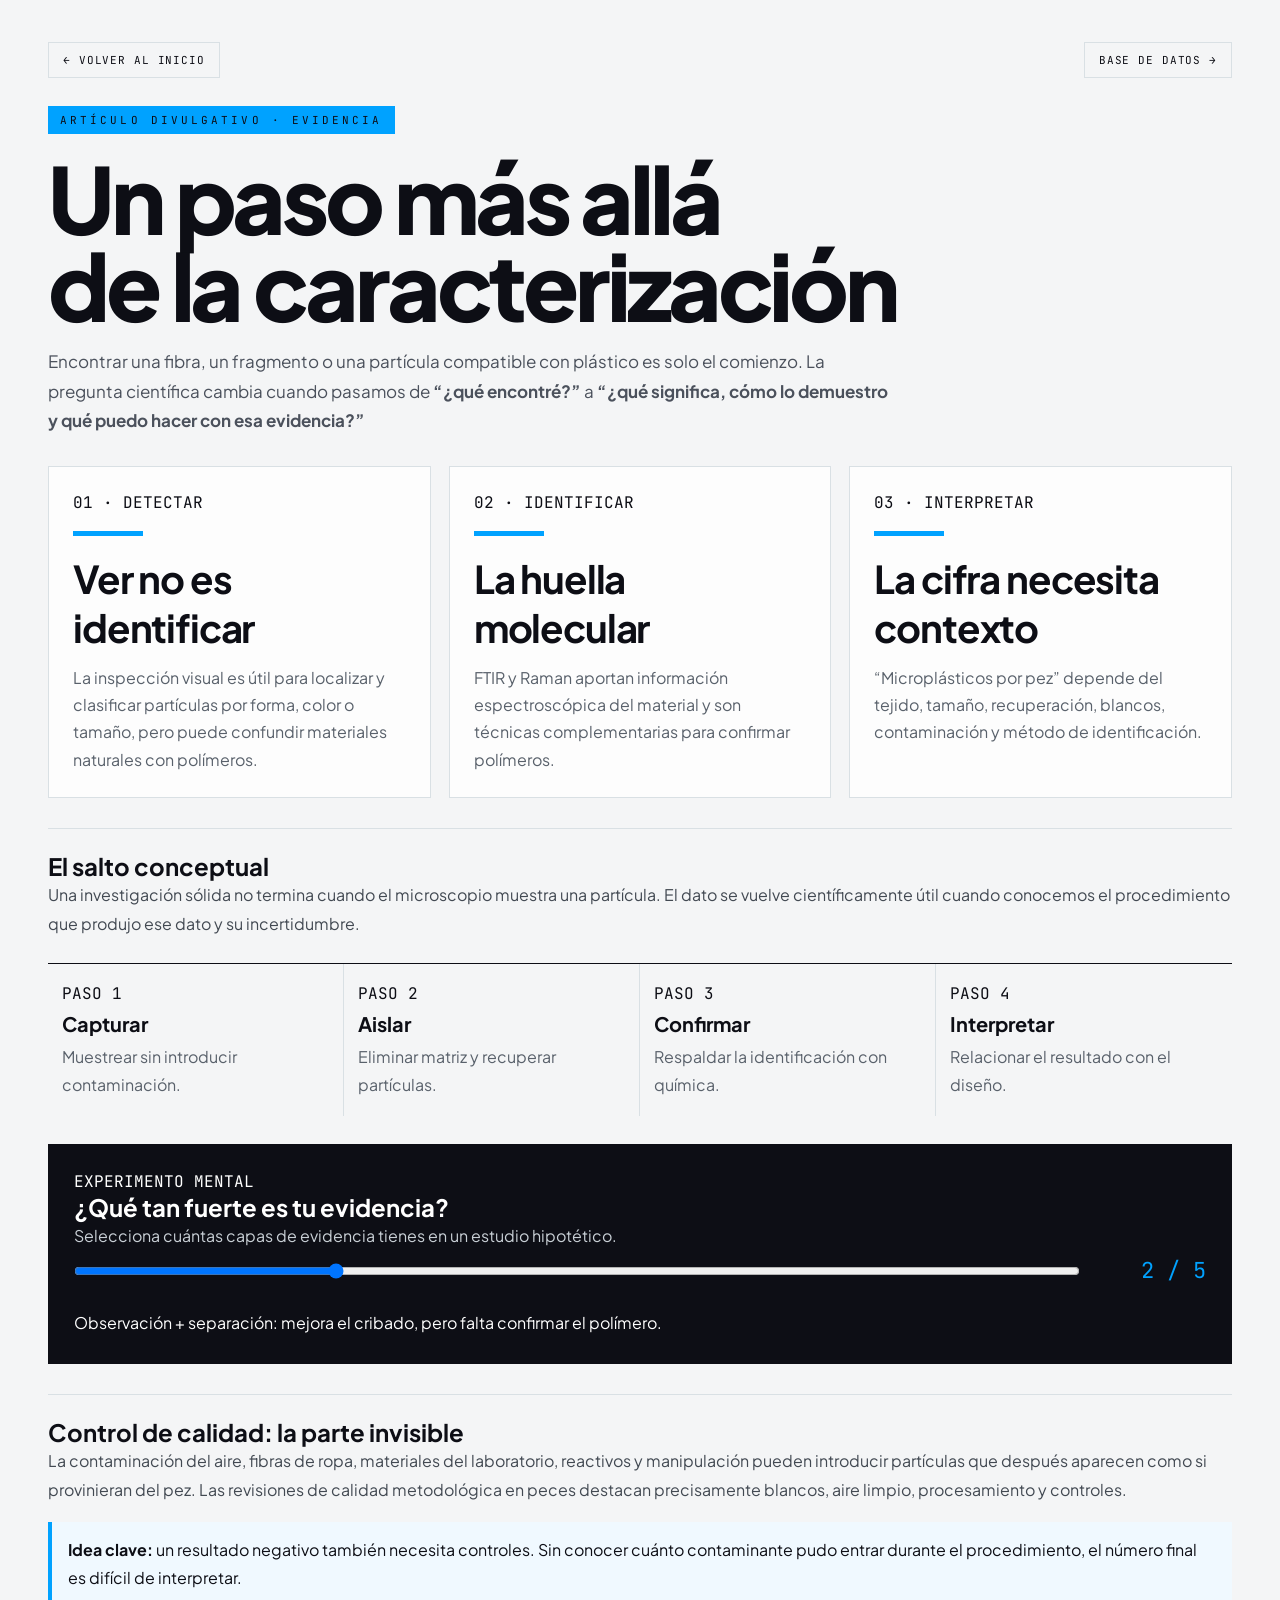
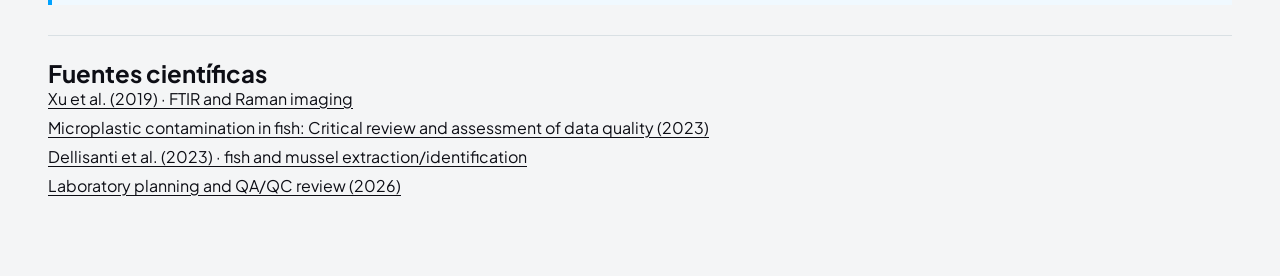
<file: un_paso_mas_alla.html>
<!DOCTYPE html><html lang="es"><head><meta charset="utf-8"><meta name="viewport" content="width=device-width,initial-scale=1"><title>Un paso más allá de la caracterización · Microplásticos</title><link href="https://fonts.googleapis.com" rel="preconnect"/><link crossorigin="" href="https://fonts.gstatic.com" rel="preconnect"/><link href="https://fonts.googleapis.com/css2?family=JetBrains+Mono:wght@400;700&family=Plus+Jakarta+Sans:wght@400;600;700;800&display=swap" rel="stylesheet"/><style>:root {
  --titanium: #F4F5F6; /* brushed titanium, cool metallic light grey */
  --carbon: #0D0E15; /* carbon matte, deep light-absorbing dark */
  --volt: #00a2ff; /* acid volt, electric neon accent 00a2ff*/
  --steel: #D9E0E4; /* muted steel lines and borders */
  --graphite: #1A1D1A; /* deep graphite grey with a whisper of green */
  --white: #FFFFFF;
  --hud-h: 60px;
  --ease-silk: cubic-bezier(0.16, 1, 0.3, 1);
}

* { margin: 0; padding: 0; box-sizing: border-box; }

html { scroll-behavior: auto; }

body {
  font-family: 'Plus Jakarta Sans', sans-serif;
  background: var(--titanium);
  color: var(--carbon);
  overflow-x: hidden;
  -webkit-font-smoothing: antialiased;
}

img { display: block; max-width: 100%; }

a { color: inherit; text-decoration: none; }

button { font-family: inherit; border: none; background: none; cursor: pointer; color: inherit; }

.mono { font-family: 'JetBrains Mono', monospace; }

/* ---------- scroll spacer creates the 400vh track ---------- */
.scroll-spacer { height: 400vh; }

/* ---------- z-depth card engine ---------- */
.zcard {
  position: fixed;
  top: 0;
  left: 0;
  width: 100vw;
  height: 100vh;
  height: 100svh;
  transform-origin: top center;
  will-change: transform, opacity;
  overflow: hidden;
}

.zcard[data-card="1"] { z-index: 10; }
.zcard[data-card="2"] { z-index: 20; transform: translateY(100%); }
.zcard[data-card="3"] { z-index: 30; transform: translateY(100%); }
.zcard[data-card="4"] { z-index: 40; transform: translateY(100%); }

/* ---------- card 1: the floating hero ---------- */
.card-hero {
  background: var(--titanium);
  display: flex;
  align-items: center;
  justify-content: center;
}

.hero-stage {
  position: relative;
  text-align: center;
  z-index: 5;
  padding: 0 24px;
}

.hero-eyebrow {
  font-family: 'JetBrains Mono', monospace;
  font-size: 12px;
  letter-spacing: 0.4em;
  text-transform: uppercase;
  color: var(--carbon);
  background: var(--volt);
  display: inline-block;
  padding: 7px 14px 7px 18px;
  margin-bottom: 28px;
}

.hero-title {
  font-size: clamp(56px, 13vw, 180px);
  font-weight: 800;
  letter-spacing: -0.04em;
  line-height: 0.95;
  color: var(--carbon);
}

.hero-sub {
  margin: 32px auto 0;
  max-width: 480px;
  font-size: 16px;
  font-weight: 400;
  line-height: 1.7;
  color: #4B515C;
}

.hero-scroll-hint {
  position: absolute;
  bottom: calc(var(--hud-h) + 28px);
  left: 50%;
  transform: translateX(-50%);
  font-family: 'JetBrains Mono', monospace;
  font-size: 11px;
  letter-spacing: 0.3em;
  text-transform: uppercase;
  color: #6A7077;
  display: flex;
  align-items: center;
  gap: 12px;
}

.hero-scroll-hint::after {
  content: "";
  width: 1px;
  height: 36px;
  background: linear-gradient(to bottom, var(--carbon), transparent);
  animation: hint-drop 2.2s var(--ease-silk) infinite;
}

@keyframes hint-drop {
  0% { transform: scaleY(0); transform-origin: top; }
  55% { transform: scaleY(1); transform-origin: top; }
  56% { transform-origin: bottom; }
  100% { transform: scaleY(0); transform-origin: bottom; }
}

/* floating translucent glass shapes */
.glass-shape {
  position: absolute;
  backdrop-filter: blur(10px);
  -webkit-backdrop-filter: blur(10px);
  background: rgba(255, 255, 255, 0.35);
  border: 1px solid var(--steel);
  z-index: 2;
}

.glass-a {
  width: 220px;
  height: 220px;
  top: 12%;
  left: 8%;
  border-radius: 32px;
  animation: bob-a 9s ease-in-out infinite;
}

.glass-b {
  width: 150px;
  height: 150px;
  bottom: 18%;
  right: 10%;
  border-radius: 50%;
  animation: bob-b 7s ease-in-out infinite;
}

.glass-c {
  width: 110px;
  height: 110px;
  top: 20%;
  right: 22%;
  border-radius: 20px;
  transform: rotate(18deg);
  animation: bob-c 11s ease-in-out infinite;
}

@keyframes bob-a {
  0%, 100% { transform: translateY(0); }
  50% { transform: translateY(-26px); }
}

@keyframes bob-b {
  0%, 100% { transform: translateY(0); }
  50% { transform: translateY(22px); }
}

@keyframes bob-c {
  0%, 100% { transform: translateY(0) rotate(18deg); }
  50% { transform: translateY(-18px) rotate(24deg); }
}

/* faint engineering grid behind the hero */
.hero-grid {
  position: absolute;
  inset: 0;
  background-image: linear-gradient(var(--steel) 1px, transparent 1px), linear-gradient(90deg, var(--steel) 1px, transparent 1px);
  background-size: 80px 80px;
  opacity: 0.35;
  z-index: 1;
}

/* ---------- card 2: the engineered image overlay ---------- */
.card-macro { background: var(--carbon); }

.macro-img {
  position: absolute;
  inset: 0;
  width: 100%;
  height: 100%;
  object-fit: cover;
}

.macro-shade {
  position: absolute;
  inset: 0;
  background: linear-gradient(to bottom, rgba(13, 14, 21, 0.25), rgba(13, 14, 21, 0.05) 40%, rgba(13, 14, 21, 0.35));
}

.crosshair-v, .crosshair-h { position: absolute; background: rgba(255, 255, 255, 0.4); }

.crosshair-v { top: 0; bottom: 0; left: 62%; width: 1px; }

.crosshair-h { left: 0; right: 0; top: 40%; height: 1px; }

.node-dot {
  position: absolute;
  left: 62%;
  top: 40%;
  width: 12px;
  height: 12px;
  border-radius: 50%;
  background: var(--volt);
  transform: translate(-50%, -50%);
  box-shadow: 0 0 0 6px rgba(209, 255, 0, 0.25), 0 0 24px 4px rgba(209, 255, 0, 0.8);
  animation: node-pulse 2.6s ease-in-out infinite;
}

@keyframes node-pulse {
  0%, 100% { box-shadow: 0 0 0 6px rgba(209, 255, 0, 0.25), 0 0 24px 4px rgba(209, 255, 0, 0.8); }
  50% { box-shadow: 0 0 0 12px rgba(209, 255, 0, 0.12), 0 0 36px 8px rgba(209, 255, 0, 0.95); }
}

.node-box {
  position: absolute;
  left: calc(62% + 28px);
  top: calc(40% + 28px);
  width: 280px;
  max-width: calc(100vw - 48px);
  background: rgba(13, 14, 21, 0.85);
  backdrop-filter: blur(8px);
  -webkit-backdrop-filter: blur(8px);
  border: 1px solid rgba(217, 224, 228, 0.3);
  color: var(--titanium);
  padding: 20px;
}

.node-box-tag {
  font-family: 'JetBrains Mono', monospace;
  font-size: 10px;
  letter-spacing: 0.3em;
  color: var(--volt);
  margin-bottom: 14px;
}

.node-stat {
  display: flex;
  justify-content: space-between;
  font-family: 'JetBrains Mono', monospace;
  font-size: 12px;
  padding: 8px 0;
  border-bottom: 1px solid rgba(217, 224, 228, 0.15);
}

.node-stat:last-child { border-bottom: none; }

.node-stat span:last-child { color: #00a2ff; }

.macro-caption {
  position: absolute;
  left: 40px;
  bottom: calc(var(--hud-h) + 36px);
  color: var(--titanium);
  max-width: 420px;
}

.macro-caption .mono {
  font-size: 11px;
  letter-spacing: 0.35em;
  text-transform: uppercase;
  color: #00a2ff;
  display: block;
  margin-bottom: 14px;
}

.macro-caption h2 {
  font-size: clamp(28px, 4vw, 48px);
  font-weight: 700;
  letter-spacing: -0.02em;
  line-height: 1.1;
}

/* ---------- card 3: the kinetic accordion fold ---------- */
.card-fold { background: var(--white); display: flex; flex-direction: column; }

.fold-head {
  padding: 28px 40px 0;
  display: flex;
  justify-content: space-between;
  align-items: baseline;
  gap: 16px;
}

.fold-head h2 { font-size: clamp(22px, 3vw, 34px); font-weight: 700; letter-spacing: -0.02em; }

.fold-head .mono { font-size: 11px; letter-spacing: 0.3em; text-transform: uppercase; color: #6A7077; }

.accordion {
  flex: 1;
  display: flex;
  width: 100%;
  margin-top: 24px;
  border-top: 1px solid var(--steel);
}

.slice {
  position: relative;
  flex: 1 1 0;
  min-width: 0;
  overflow: hidden;
  border-right: 1px solid var(--steel);
  background: var(--white);
  transition: flex-grow 1.2s var(--ease-silk);
  cursor: pointer;
  text-align: left;
  padding: 0;
}

.slice:last-child { border-right: none; }

.slice.active { flex-grow: 3.7; }

.slice-img {
  position: absolute;
  inset: 0;
  width: 100%;
  height: 100%;
  object-fit: cover;
  opacity: 0;
  transform: scale(1.06);
  transition: opacity 1.2s var(--ease-silk), transform 1.2s var(--ease-silk);
}

.slice.active .slice-img { opacity: 1; transform: scale(1); }

.slice-shade {
  position: absolute;
  inset: 0;
  background: linear-gradient(to top, rgba(13, 14, 21, 0.75), rgba(13, 14, 21, 0) 55%);
  opacity: 0;
  transition: opacity 1.2s var(--ease-silk);
}

.slice.active .slice-shade { opacity: 1; }

.slice-idle {
  position: absolute;
  inset: 0;
  display: flex;
  flex-direction: column;
  justify-content: space-between;
  padding: 28px 0 calc(var(--hud-h) + 28px);
  align-items: center;
  transition: opacity 0.6s var(--ease-silk);
}

.slice.active .slice-idle { opacity: 0; }

.slice-num {
  font-family: 'JetBrains Mono', monospace;
  font-size: 12px;
  color: var(--carbon);
  letter-spacing: 0.2em;
}

.slice-idle-title {
  writing-mode: vertical-rl;
  font-size: clamp(16px, 2vw, 22px);
  font-weight: 600;
  letter-spacing: 0.12em;
  text-transform: uppercase;
  color: var(--carbon);
}

.slice-reveal {
  position: absolute;
  left: 28px;
  right: 28px;
  bottom: calc(var(--hud-h) + 28px);
  color: var(--titanium);
  opacity: 0;
  transform: translateY(16px);
  transition: opacity 1.2s var(--ease-silk), transform 1.2s var(--ease-silk);
}

.slice.active .slice-reveal { opacity: 1; transform: translateY(0); }

.slice-reveal .mono {
  font-size: 10px;
  letter-spacing: 0.3em;
  text-transform: uppercase;
  color: #00a2ff;
  display: block;
  margin-bottom: 10px;
}

.slice-reveal h3 { font-size: clamp(20px, 2.6vw, 32px); font-weight: 700; letter-spacing: -0.01em; margin-bottom: 10px; white-space: nowrap; }

.slice-reveal p { font-size: 14px; line-height: 1.6; max-width: 380px; color: rgba(244, 245, 246, 0.85); }

.slice:focus-visible { outline: 2px solid var(--carbon); outline-offset: -2px; }

/* ---------- card 4: the matrix tabs and signature ---------- */
.card-matrix {
  background: var(--graphite);
  color: var(--titanium);
  display: grid;
  grid-template-columns: 1fr 1fr;
}

.matrix-left {
  display: flex;
  flex-direction: column;
  justify-content: center;
  padding: 60px clamp(28px, 5vw, 80px) calc(var(--hud-h) + 40px);
}

.matrix-left .mono-tag {
  font-family: 'JetBrains Mono', monospace;
  font-size: 11px;
  letter-spacing: 0.35em;
  text-transform: uppercase;
  color: var(--volt);
  margin-bottom: 20px;
}

.matrix-left h2 {
  font-size: clamp(30px, 4vw, 52px);
  font-weight: 700;
  letter-spacing: -0.02em;
  line-height: 1.05;
  margin-bottom: 40px;
}

.matrix-tab {
  display: block;
  width: 100%;
  text-align: left;
  padding: 22px 24px;
  border-left: 2px solid rgba(217, 224, 228, 0.2);
  transition: border-color 0.5s var(--ease-silk), background 0.5s var(--ease-silk);
}

.matrix-tab .tab-line {
  display: flex;
  align-items: baseline;
  gap: 16px;
}

.matrix-tab .tab-num {
  font-family: 'JetBrains Mono', monospace;
  font-size: 12px;
  color: #6A7077;
  transition: color 0.5s var(--ease-silk);
}

.matrix-tab .tab-name {
  font-size: clamp(18px, 2vw, 24px);
  font-weight: 600;
  letter-spacing: 0.04em;
  color: rgba(244, 245, 246, 0.55);
  transition: color 0.5s var(--ease-silk);
}

.matrix-tab p {
  margin-top: 10px;
  font-size: 14px;
  line-height: 1.6;
  color: rgba(244, 245, 246, 0.6);
  max-height: 0;
  overflow: hidden;
  opacity: 0;
  transition: max-height 0.7s var(--ease-silk), opacity 0.7s var(--ease-silk);
}

.matrix-tab.active {
  border-left-color: var(--volt);
  background: rgba(209, 255, 0, 0.08);
}

.matrix-tab.active .tab-num { color: var(--volt); }

.matrix-tab.active .tab-name { color: var(--titanium); }

.matrix-tab.active p { max-height: 120px; opacity: 1; }

.matrix-tab:focus-visible { outline: 2px solid var(--volt); outline-offset: -2px; }

.matrix-right { position: relative; overflow: hidden; }

.matrix-img {
  position: absolute;
  inset: 0;
  width: 100%;
  height: 100%;
  object-fit: cover;
  opacity: 0;
  transform: scale(1.05);
  transition: opacity 1s var(--ease-silk), transform 1.4s var(--ease-silk);
}

.matrix-img.active { opacity: 1; transform: scale(1); }

.matrix-img-shade {
  position: absolute;
  inset: 0;
  background: linear-gradient(to right, rgba(26, 29, 26, 0.55), rgba(26, 29, 26, 0) 45%);
  pointer-events: none;
}

.matrix-caption {
  position: absolute;
  right: 28px;
  bottom: calc(var(--hud-h) + 24px);
  font-family: 'JetBrains Mono', monospace;
  font-size: 11px;
  letter-spacing: 0.2em;
  color: var(--titanium);
  background: rgba(26, 29, 26, 0.78);
  backdrop-filter: blur(6px);
  -webkit-backdrop-filter: blur(6px);
  border: 1px solid rgba(217, 224, 228, 0.25);
  padding: 10px 16px;
}

/* ---------- the permanent hud signature bar ---------- */
.hud {
  position: fixed;
  left: 0;
  right: 0;
  bottom: 0;
  height: var(--hud-h);
  z-index: 9999;
  display: flex;
  align-items: center;
  justify-content: space-between;
  gap: 24px;
  padding: 0 clamp(20px, 4vw, 40px);
  background: rgba(244, 245, 246, 0.82);
  backdrop-filter: blur(12px);
  -webkit-backdrop-filter: blur(12px);
  border-top: 1px solid var(--steel);
}

.hud-brand {
  font-weight: 300;
  letter-spacing: 0.22em;
  font-size: 13px;
  color: var(--carbon);
  display: flex;
  align-items: center;
  gap: 10px;
  white-space: nowrap;
}

.hud-brand .dot {
  width: 6px;
  height: 6px;
  border-radius: 50%;
  background: var(--volt);
  box-shadow: 0 0 0 1px rgba(13, 14, 21, 0.35);
}

.hud-credit {
  font-family: 'JetBrains Mono', monospace;
  font-size: 10px;
  letter-spacing: 0.12em;
  color: #6A7077;
  white-space: nowrap;
}

.hud-credit a { color: var(--carbon); border-bottom: 1px solid var(--volt); padding-bottom: 1px; }

.hud-progress {
  flex: 1;
  max-width: 320px;
  display: flex;
  align-items: center;
  gap: 14px;
}

.hud-track {
  flex: 1;
  height: 2px;
  background: var(--steel);
  position: relative;
  overflow: hidden;
}

.hud-fill {
  position: absolute;
  left: 0;
  top: 0;
  bottom: 0;
  width: 0%;
  background: var(--volt);
}

.hud-pct {
  font-family: 'JetBrains Mono', monospace;
  font-size: 11px;
  color: var(--carbon);
  min-width: 44px;
  text-align: right;
}

.hud-nav {
  display: flex;
  align-items: center;
  gap: 8px;
  padding-left: 20px;
  border-left: 1px solid var(--steel);
}

.hud-arrow {
  width: 40px;
  height: 40px;
  display: flex;
  align-items: center;
  justify-content: center;
  border: 1px solid var(--steel);
  background: var(--white);
  color: var(--carbon);
  transition: background 0.4s var(--ease-silk), border-color 0.4s var(--ease-silk), color 0.4s var(--ease-silk), opacity 0.4s var(--ease-silk);
}

.hud-arrow svg { width: 14px; height: 14px; display: block; }

.hud-arrow:hover:not(:disabled) {
  background: var(--volt);
  border-color: var(--carbon);
  color: var(--carbon);
}

.hud-arrow:disabled { opacity: 0.3; cursor: default; }

.hud-arrow:focus-visible { outline: 2px solid var(--carbon); outline-offset: 2px; }

/* ---------- responsive ---------- */
@media (max-width: 900px) {
  .glass-a { width: 140px; height: 140px; left: 4%; }
  .glass-b { width: 100px; height: 100px; right: 6%; }
  .glass-c { width: 80px; height: 80px; right: 12%; }
  .crosshair-v { left: 50%; }
  .node-dot { left: 50%; }
  .node-box { left: 24px; right: 24px; width: auto; top: calc(40% + 28px); }
  .macro-caption { left: 24px; right: 24px; }
  .accordion { flex-direction: column; }
  .slice { border-right: none; border-bottom: 1px solid var(--steel); }
  .slice:last-child { border-bottom: none; }
  .slice-idle { flex-direction: row; align-items: center; justify-content: space-between; padding: 0 24px; }
  .slice-idle-title { writing-mode: horizontal-tb; letter-spacing: 0.08em; }
  .slice-reveal { left: 24px; right: 24px; bottom: 20px; }
  .slice-reveal h3 { white-space: normal; }
  .fold-head { padding: 20px 24px 0; flex-direction: column; gap: 6px; }
  .accordion { margin-top: 16px; }
  .card-matrix { grid-template-columns: 1fr; grid-template-rows: auto 1fr; }
  .matrix-left { padding: 40px 24px 24px; justify-content: flex-start; }
  .matrix-left h2 { margin-bottom: 20px; }
  .matrix-tab { padding: 14px 16px; }
  .matrix-caption { right: 16px; bottom: calc(var(--hud-h) + 16px); }
  .hud-credit { display: none; }
  .hud-pct { display: none; }
}

@media (max-height: 540px) {
  .hero-title { font-size: clamp(40px, 10vh, 90px); }
  .hero-sub { display: none; }
  .matrix-tab p { display: none; }
}

/* ---------- reduced motion: collapse to a calm static document ---------- */
@media (prefers-reduced-motion: reduce) {
  .scroll-spacer { display: none; }
  .zcard {
    position: relative;
    width: 100%;
    height: auto;
    min-height: 100vh;
    transform: none !important;
    opacity: 1 !important;
  }
  .glass-a, .glass-b, .glass-c, .node-dot, .hero-scroll-hint::after { animation: none !important; }
  .slice, .slice-img, .slice-shade, .slice-reveal, .matrix-img, .matrix-tab p { transition: none !important; }
  .card-macro, .matrix-right { min-height: 100vh; }
}

.btn-clic {
    display: inline-block;
    padding: 14px 28px;
    background: #00a2ff;
    color: white;
    text-decoration: none;
    font-family: "Plus Jakarta Sans", sans-serif;
    font-weight: 700;
    border-radius: 8px;
    border: 2px solid #00a2ff;
    transition: all 0.3s ease;
    cursor: pointer;
}

.btn-clic:hover {
    background: transparent;
    color: #00a2ff;
    transform: translateY(-3px);
    box-shadow: 0 8px 20px rgba(0, 162, 255, 0.25);
}
.btn-presionado {
    transform: scale(0.95);
}

/* =========================================================
   BASE DE DATOS
   CSS integrado al HTML
   ========================================================= */

* {
    box-sizing: border-box;
}

html {
    scroll-behavior: smooth;
}

body {
    margin: 0;
    overflow-x: hidden;
}

/* =========================================================
   CONTENEDOR PRINCIPAL
   ========================================================= */

.database-page {
    min-height: 100vh;
    padding: 120px 6vw 120px;
    background: var(--titanium);
    color: var(--carbon);
    overflow-x: hidden;
}

.database-container {
    width: min(1800px, 100%);
    margin: 0 auto;
}

/* =========================================================
   VOLVER
   ========================================================= */

.back-button {
    display: inline-flex;
    align-items: center;
    gap: 10px;

    margin-bottom: 70px;

    color: var(--carbon);
    text-decoration: none;

    font-family: "JetBrains Mono", monospace;
    font-size: 10px;
    font-weight: 700;
    letter-spacing: .12em;
    text-transform: uppercase;

    transition:
        opacity .2s ease,
        transform .2s ease;
}

.back-button:hover {
    opacity: .6;
    transform: translateX(-4px);
}

/* =========================================================
   ENCABEZADO
   ========================================================= */

.database-kicker {
    margin-bottom: 18px;

    color: var(--volt);

    font-family: "JetBrains Mono", monospace;
    font-size: 10px;
    font-weight: 700;
    letter-spacing: .16em;
    text-transform: uppercase;
}

.database-title {
    margin: 0;

    font-size: clamp(48px, 7vw, 96px);
    line-height: .94;
    letter-spacing: -.055em;
    font-weight: 700;
}

.database-intro {
    max-width: 850px;

    margin: 28px 0 75px;

    color: rgba(13, 14, 21, .62);

    font-size: 15px;
    line-height: 1.85;
}

/* =========================================================
   PANEL
   ========================================================= */

.database-panel {
    width: 100%;

    border: 1px solid rgba(13, 14, 21, .11);

    background: rgba(255, 255, 255, .40);

    box-shadow:
        0 30px 80px rgba(13, 14, 21, .07),
        inset 0 1px 0 rgba(255, 255, 255, .85);
}

/* =========================================================
   FILTROS
   ========================================================= */

.database-toolbar {
    display: grid;

    grid-template-columns:
        minmax(280px, 1fr)
        190px
        190px
        auto;

    gap: 14px;
    align-items: center;

    padding: 26px;

    border-bottom: 1px solid rgba(13, 14, 21, .09);

    background: rgba(255, 255, 255, .30);
}

.database-toolbar input,
.database-toolbar select {
    width: 100%;
    min-width: 0;

    height: 48px;

    padding: 0 15px;

    border: 1px solid rgba(13, 14, 21, .13);
    border-radius: 0;

    outline: none;

    background: rgba(255, 255, 255, .68);
    color: var(--carbon);

    font-family: "Plus Jakarta Sans", sans-serif;
    font-size: 12px;

    transition:
        border-color .2s ease,
        background .2s ease,
        box-shadow .2s ease;
}

.database-toolbar input {
    font-family: "JetBrains Mono", monospace;
    font-size: 10px;
}

.database-toolbar input::placeholder {
    color: rgba(13, 14, 21, .42);
}

.database-toolbar input:focus,
.database-toolbar select:focus {
    border-color: var(--volt);
    background: #fff;

    box-shadow:
        0 0 0 3px rgba(0, 162, 255, .06);
}

.filter-note {
    padding-left: 4px;

    color: rgba(13, 14, 21, .48);

    font-family: "JetBrains Mono", monospace;
    font-size: 9px;
    letter-spacing: .08em;
    white-space: nowrap;
    text-transform: uppercase;
}

/* =========================================================
   TABLA
   ========================================================= */

.database-table-wrap {
    width: 100%;

    padding: 28px;

    overflow-x: auto;
    overflow-y: hidden;

    -webkit-overflow-scrolling: touch;

    scrollbar-width: thin;
    scrollbar-color:
        rgba(13, 14, 21, .28)
        rgba(13, 14, 21, .06);
}

.database-table {
    width: 100%;
    min-width: 1250px;

    border-collapse: separate;
    border-spacing: 0 12px;
}

/* =========================================================
   CABECERA TABLA
   ========================================================= */

.database-table th {
    padding: 12px 17px;

    border-bottom: 1px solid rgba(13, 14, 21, .12);

    color: rgba(13, 14, 21, .48);

    text-align: left;

    font-family: "JetBrains Mono", monospace;
    font-size: 9px;
    font-weight: 700;
    letter-spacing: .08em;
    line-height: 1.5;

    text-transform: uppercase;
    white-space: nowrap;
}

/* =========================================================
   FILAS
   ========================================================= */

.database-table tbody tr {
    background: rgba(255, 255, 255, .70);

    box-shadow:
        0 4px 18px rgba(13, 14, 21, .035);

    transition:
        transform .2s ease,
        box-shadow .2s ease,
        background .2s ease;
}

.database-table tbody tr:hover {
    background: #fff;

    transform: translateY(-2px);

    box-shadow:
        0 12px 30px rgba(13, 14, 21, .08);
}

.database-table td {
    padding: 24px 18px;

    border-top: 1px solid rgba(13, 14, 21, .04);
    border-bottom: 1px solid rgba(13, 14, 21, .04);

    vertical-align: top;

    color: rgba(13, 14, 21, .70);

    font-size: 11px;
    line-height: 1.7;
}

/* Bordes suaves en vez de cuadrícula */

.database-table td:first-child {
    border-left: 1px solid rgba(13, 14, 21, .04);
}

.database-table td:last-child {
    border-right: 1px solid rgba(13, 14, 21, .04);
}

/* =========================================================
   COLUMNAS
   ========================================================= */

.database-table td:nth-child(1) {
    width: 70px;

    color: var(--volt);

    font-family: "JetBrains Mono", monospace;
    font-weight: 700;
}

.database-table td:nth-child(2) {
    min-width: 240px;
    max-width: 320px;

    color: var(--carbon);
    font-weight: 700;
}

.database-table td:nth-child(3) {
    min-width: 110px;
}

.database-table td:nth-child(4) {
    min-width: 160px;
}

.database-table td:nth-child(5) {
    min-width: 130px;
}

.database-table td:nth-child(6) {
    min-width: 180px;
}

.database-table td:nth-child(7) {
    min-width: 150px;
}

.database-table td:nth-child(8) {
    min-width: 320px;
    max-width: 420px;
}

.database-table td:nth-child(9) {
    min-width: 170px;
}

/* =========================================================
   TÍTULO / AUTORES
   ========================================================= */

.database-title-cell {
    display: block;

    margin-bottom: 8px;

    color: var(--carbon);

    font-weight: 700;
    line-height: 1.45;
}

.database-authors {
    display: block;

    color: rgba(13, 14, 21, .45);

    font-family: "JetBrains Mono", monospace;
    font-size: 8px;
    font-weight: 400;
    line-height: 1.5;
}

/* =========================================================
   MICROPLÁSTICOS / ETIQUETAS
   ========================================================= */

.database-tag {
    display: inline-block;

    margin: 2px 4px 4px 0;
    padding: 5px 7px;

    border: 1px solid rgba(13, 14, 21, .12);

    background: rgba(255, 255, 255, .55);

    color: rgba(13, 14, 21, .62);

    font-family: "JetBrains Mono", monospace;
    font-size: 8px;
    line-height: 1.2;

    text-transform: uppercase;
}

.database-tag--blue {
    border-color: rgba(0, 162, 255, .30);
    color: #007fc5;
}

/* =========================================================
   TEXTOS LARGOS
   ========================================================= */

.database-long-text {
    max-width: 360px;
}

.database-text-content {
    display: -webkit-box;
    display: box;

    overflow: hidden;

    -webkit-box-orient: vertical;
    box-orient: vertical;

    -webkit-line-clamp: 4;
    line-clamp: 4;

    max-height: 7.2em;

    transition: max-height .25s ease;
}

.database-text-content.expanded {
    display: block;

    max-height: none;
}

/* =========================================================
   VER MÁS
   ========================================================= */

.database-more {
    display: inline-flex;
    align-items: center;
    gap: 7px;

    margin-top: 12px;
    padding: 5px 0;

    border: 0;
    border-bottom: 1px solid rgba(0, 162, 255, .45);

    background: transparent;

    color: var(--volt);

    cursor: pointer;

    font-family: "JetBrains Mono", monospace;
    font-size: 9px;
    font-weight: 700;
    letter-spacing: .08em;

    text-transform: uppercase;
}

.database-more::after {
    content: "↓";
}

.database-more.active::after {
    content: "↑";
}

.database-more:hover {
    border-color: var(--carbon);
    color: var(--carbon);
}

/* =========================================================
   DOI
   ========================================================= */

.database-doi {
    display: inline-flex;
    align-items: flex-start;
    gap: 7px;

    color: var(--carbon);

    font-family: "JetBrains Mono", monospace;
    font-size: 9px;
    line-height: 1.5;

    text-decoration: none;
    word-break: break-word;
}

.database-doi::before {
    content: "DOI";

    flex-shrink: 0;

    padding: 3px 5px;

    background: var(--carbon);
    color: var(--titanium);

    font-size: 7px;
    font-weight: 700;
}

.database-doi:hover {
    color: var(--volt);
}

/* =========================================================
   TABLA VACÍA
   ========================================================= */

.database-empty {
    padding: 70px 20px !important;

    text-align: center !important;

    color: rgba(13, 14, 21, .45) !important;

    font-family: "JetBrains Mono", monospace;
    font-size: 10px !important;

    text-transform: uppercase;
}

/* =========================================================
   SCROLL DE TABLA
   ========================================================= */

.database-table-wrap::-webkit-scrollbar {
    height: 7px;
}

.database-table-wrap::-webkit-scrollbar-track {
    background: rgba(13, 14, 21, .06);
}

.database-table-wrap::-webkit-scrollbar-thumb {
    background: rgba(13, 14, 21, .28);
}

.database-table-wrap::-webkit-scrollbar-thumb:hover {
    background: var(--volt);
}

/* =========================================================
   FOOTER
   ========================================================= */

.database-footer {
    display: flex;
    justify-content: space-between;
    align-items: center;

    gap: 30px;

    margin-top: 75px;
    padding: 30px 5px 0;

    border-top: 1px solid rgba(13, 14, 21, .10);

    color: rgba(13, 14, 21, .45);

    font-family: "JetBrains Mono", monospace;
    font-size: 9px;
    letter-spacing: .05em;
    line-height: 1.7;

    text-transform: uppercase;
}

.database-footer .mono {
    text-align: right;
}

/* =========================================================
   TABLET
   ========================================================= */

@media (max-width: 1000px) {

    .database-page {
        padding: 100px 4vw;
    }

    .database-intro {
        margin-bottom: 55px;
    }

    .database-toolbar {
        grid-template-columns: 1fr 1fr;
    }

    .database-toolbar input {
        grid-column: 1 / -1;
    }

    .filter-note {
        justify-self: start;
    }

    .database-table-wrap {
        padding: 20px;
    }

    .database-footer {
        flex-direction: column;
        align-items: flex-start;
    }

    .database-footer .mono {
        text-align: left;
    }
}

/* =========================================================
   MÓVIL
   ========================================================= */

@media (max-width: 600px) {

    .database-page {
        padding: 80px 16px 75px;
    }

    .back-button {
        margin-bottom: 45px;
        font-size: 9px;
    }

    .database-title {
        font-size: clamp(42px, 14vw, 70px);
    }

    .database-intro {
        margin-top: 20px;
        margin-bottom: 45px;

        font-size: 13px;
        line-height: 1.75;
    }

    .database-toolbar {
        grid-template-columns: 1fr;

        padding: 16px;
    }

    .database-toolbar input {
        grid-column: auto;
    }

    .filter-note {
        justify-self: start;
    }

    .database-table-wrap {
        padding: 12px;
    }

    .database-table {
        min-width: 1250px;
        border-spacing: 0 9px;
    }

    .database-table th {
        padding: 12px 14px;
    }

    .database-table td {
        padding: 20px 15px;
    }

    .database-footer {
        margin-top: 55px;
        padding-top: 25px;

        font-size: 8px;
    }
}

/* =========================================================
   MÓVILES MUY PEQUEÑOS
   ========================================================= */

@media (max-width: 380px) {

    .database-page {
        padding-left: 12px;
        padding-right: 12px;
    }

    .database-title {
        font-size: 40px;
    }

    .database-toolbar {
        padding: 12px;
    }
}
.article-number{display:block;font:700 8px "JetBrains Mono",monospace;letter-spacing:.08em;margin-bottom:7px;color:var(--volt)}
.database-table-wrap{scroll-margin-top:20px}

.page{max-width:1240px;margin:auto;padding:42px 28px 80px}.kicker{font-family:'JetBrains Mono',monospace;font-size:11px;letter-spacing:.28em;text-transform:uppercase;color:var(--carbon);background:var(--volt);display:inline-block;padding:7px 12px;margin-bottom:20px}.title{font-size:clamp(42px,8vw,92px);font-weight:800;letter-spacing:-.045em;line-height:.95;margin:0 0 18px}.intro{max-width:850px;font-size:17px;line-height:1.75;color:#4B515C;margin-bottom:30px}.top{display:flex;justify-content:space-between;gap:12px;flex-wrap:wrap;margin-bottom:28px}.link{display:inline-flex;padding:10px 14px;border:1px solid var(--steel);font:11px 'JetBrains Mono',monospace;text-transform:uppercase;letter-spacing:.08em}.link:hover{background:var(--carbon);color:var(--white)}.grid2{display:grid;grid-template-columns:repeat(2,minmax(0,1fr));gap:18px}.grid3{display:grid;grid-template-columns:repeat(3,minmax(0,1fr));gap:18px}.panel{background:rgba(255,255,255,.8);border:1px solid var(--steel);padding:24px}.panel h2{font-size:clamp(24px,3vw,40px);letter-spacing:-.03em;margin-bottom:12px}.panel h3{font-size:20px;margin-bottom:8px}.muted{color:#59616B;line-height:1.7}.mono{font-family:'JetBrains Mono',monospace}.accent{height:5px;width:70px;background:var(--volt);margin:18px 0}.interactive{background:var(--carbon);color:var(--white);padding:26px;margin-top:28px}.interactive .muted{color:#C9D0D6}.control{width:100%;min-height:44px;padding:10px 12px;border:1px solid #69727C;background:#11141B;color:var(--white);font:inherit}.range{display:grid;grid-template-columns:1fr 110px;gap:16px;align-items:center}.rv{font:22px 'JetBrains Mono',monospace;text-align:right;color:var(--volt)}.section{border-top:1px solid var(--steel);padding-top:22px;margin-top:30px}.section p,.section li{font-size:16px;line-height:1.8;color:#424952}.section ul{padding-left:22px}.steps{display:grid;grid-template-columns:repeat(4,1fr);border-top:1px solid var(--carbon);margin-top:25px}.step{padding:18px 14px;border-right:1px solid var(--steel)}.step:last-child{border-right:0}.step b{display:block;font-size:20px;margin:7px 0}.source-list{display:grid;gap:8px}.source-list a{text-decoration:underline;text-underline-offset:3px}.risk{border-left:4px solid var(--volt);padding:14px 16px;background:#f0f9ff;margin-top:18px;line-height:1.7}.map-layout{display:grid;grid-template-columns:minmax(0,1.45fr) minmax(300px,.7fr);gap:18px}.mapbox{border:1px solid var(--steel);background:#eef2f4;min-height:560px;overflow:hidden}.mapbox svg{width:100%;display:block}.country{fill:#d9e0e4;stroke:#aab4bc;stroke-width:.7;cursor:pointer}.country:hover{fill:#a9dfff}.marker{cursor:pointer}.detail{border:1px solid var(--steel);padding:22px;background:var(--white)}.chip{display:inline-block;border:1px solid var(--steel);padding:6px 9px;margin:3px;font:10px 'JetBrains Mono',monospace;background:var(--white)}.barrow{display:grid;grid-template-columns:120px 1fr 50px;gap:10px;align-items:center;margin:10px 0}.bar{height:12px;background:#e7ebee}.bar i{display:block;height:100%;background:var(--volt)}.method{border:1px solid var(--steel);background:var(--white);padding:22px}.method h2{font-size:27px;margin:8px 0 12px}.tablewrap{overflow-x:auto}.compare{width:100%;border-collapse:collapse;background:var(--white);min-width:720px}.compare th,.compare td{border:1px solid var(--steel);padding:13px;text-align:left;vertical-align:top;font-size:14px;line-height:1.6}.compare th{background:var(--carbon);color:var(--white);font:11px 'JetBrains Mono',monospace;text-transform:uppercase}.qa{display:grid;grid-template-columns:repeat(4,1fr);gap:12px}.q{border:1px solid var(--steel);padding:16px;background:var(--white)}.q strong{display:block;margin-bottom:7px}.forum{display:grid;grid-template-columns:360px minmax(0,1fr);gap:20px}.form{display:grid;gap:12px}.form label{font:10px 'JetBrains Mono',monospace;text-transform:uppercase;letter-spacing:.08em}.form input,.form select,.form textarea{margin-top:6px;width:100%;min-height:44px;border:1px solid var(--steel);padding:11px 12px;background:var(--white);font:inherit;color:var(--carbon)}.form textarea{min-height:160px;resize:vertical}.btn{min-height:44px;padding:11px 15px;background:var(--carbon);color:var(--white);font-weight:700;border:1px solid var(--carbon);cursor:pointer}.btn.alt{background:var(--white);color:var(--carbon);border-color:var(--steel)}.post{border-top:1px solid var(--steel);padding:18px 0}.post:first-child{border-top:0}.meta{font:10px 'JetBrains Mono',monospace;color:#59616B;text-transform:uppercase}.postbody{margin-top:10px;line-height:1.75;color:#424952;white-space:pre-wrap}.note{padding:15px 17px;border:1px solid var(--steel);background:#f6f8f9;color:#424952;line-height:1.7;margin-top:20px}@media(max-width:900px){.grid3{grid-template-columns:1fr 1fr}.map-layout,.forum{grid-template-columns:1fr}.steps{grid-template-columns:1fr 1fr}.qa{grid-template-columns:1fr 1fr}}@media(max-width:620px){.page{padding:28px 15px 55px}.grid2,.grid3,.steps,.qa{grid-template-columns:1fr}.title{font-size:43px}.panel{padding:18px}.mapbox{min-height:330px}.range{grid-template-columns:1fr}.rv{text-align:left}.barrow{grid-template-columns:92px 1fr 42px}}
</style></head><body><main class="page"><div class="top"><a class="link" href="index.html">← Volver al inicio</a><a class="link" href="base-datos.html">Base de datos →</a></div><span class="kicker">Artículo divulgativo · evidencia</span><h1 class="title">Un paso más allá<br>de la caracterización</h1><p class="intro">Encontrar una fibra, un fragmento o una partícula compatible con plástico es solo el comienzo. La pregunta científica cambia cuando pasamos de <b>“¿qué encontré?”</b> a <b>“¿qué significa, cómo lo demuestro y qué puedo hacer con esa evidencia?”</b></p><div class="grid3"><section class="panel"><span class="mono">01 · DETECTAR</span><div class="accent"></div><h2>Ver no es identificar</h2><p class="muted">La inspección visual es útil para localizar y clasificar partículas por forma, color o tamaño, pero puede confundir materiales naturales con polímeros.</p></section><section class="panel"><span class="mono">02 · IDENTIFICAR</span><div class="accent"></div><h2>La huella molecular</h2><p class="muted">FTIR y Raman aportan información espectroscópica del material y son técnicas complementarias para confirmar polímeros.</p></section><section class="panel"><span class="mono">03 · INTERPRETAR</span><div class="accent"></div><h2>La cifra necesita contexto</h2><p class="muted">“Microplásticos por pez” depende del tejido, tamaño, recuperación, blancos, contaminación y método de identificación.</p></section></div><section class="section"><h2>El salto conceptual</h2><p>Una investigación sólida no termina cuando el microscopio muestra una partícula. El dato se vuelve científicamente útil cuando conocemos el procedimiento que produjo ese dato y su incertidumbre.</p><div class="steps"><div class="step"><span class="mono">PASO 1</span><b>Capturar</b><span class="muted">Muestrear sin introducir contaminación.</span></div><div class="step"><span class="mono">PASO 2</span><b>Aislar</b><span class="muted">Eliminar matriz y recuperar partículas.</span></div><div class="step"><span class="mono">PASO 3</span><b>Confirmar</b><span class="muted">Respaldar la identificación con química.</span></div><div class="step"><span class="mono">PASO 4</span><b>Interpretar</b><span class="muted">Relacionar el resultado con el diseño.</span></div></div></section><section class="interactive"><span class="mono">EXPERIMENTO MENTAL</span><h2>¿Qué tan fuerte es tu evidencia?</h2><p class="muted">Selecciona cuántas capas de evidencia tienes en un estudio hipotético.</p><div class="range"><input class="control" id="layers" type="range" min="1" max="5" value="2"><div class="rv" id="lv">2 / 5</div></div><div id="lt" style="margin-top:16px;line-height:1.8"></div></section><section class="section"><h2>Control de calidad: la parte invisible</h2><p>La contaminación del aire, fibras de ropa, materiales del laboratorio, reactivos y manipulación pueden introducir partículas que después aparecen como si provinieran del pez. Las revisiones de calidad metodológica en peces destacan precisamente blancos, aire limpio, procesamiento y controles.</p><div class="risk"><b>Idea clave:</b> un resultado negativo también necesita controles. Sin conocer cuánto contaminante pudo entrar durante el procedimiento, el número final es difícil de interpretar.</div></section><section class="section"><h2>Fuentes científicas</h2><div class="source-list"><a href="https://doi.org/10.1016/j.trac.2019.115629" target="_blank">Xu et al. (2019) · FTIR and Raman imaging</a><a href="https://doi.org/10.1016/j.foodcont.2023.109939" target="_blank">Microplastic contamination in fish: Critical review and assessment of data quality (2023)</a><a href="https://doi.org/10.1016/j.marpolbul.2022.114221" target="_blank">Dellisanti et al. (2023) · fish and mussel extraction/identification</a><a href="https://doi.org/10.1016/j.scitotenv.2025.181220" target="_blank">Laboratory planning and QA/QC review (2026)</a></div></section></main><script>const r=document.getElementById('layers'),v=document.getElementById('lv'),t=document.getElementById('lt');const m=['Solo observación visual: cribado útil, pero incertidumbre alta sobre composición.','Observación + separación: mejora el cribado, pero falta confirmar el polímero.','Extracción + identificación química: evidencia mucho más robusta.','Añade controles de contaminación y recuperación: mejora la calidad del procedimiento.','Diseño + recuperación + blancos + identificación química + contexto: evidencia integral.'];function u(){let n=+r.value;v.textContent=n+' / 5';t.textContent=m[n-1]}r.addEventListener('input',u);u();</script></body></html>
</file>
<file: templatemo-629-nexus-style.css>
/*
  Nexus System Template
  https://templatemo.com/tm-629-nexus-system
*/

:root {
  --titanium: #F4F5F6; /* brushed titanium, cool metallic light grey */
  --carbon: #0D0E15; /* carbon matte, deep light-absorbing dark */
  --volt: #00a2ff; /* acid volt, electric neon accent 00a2ff*/
  --steel: #D9E0E4; /* muted steel lines and borders */
  --graphite: #1A1D1A; /* deep graphite grey with a whisper of green */
  --white: #FFFFFF;
  --hud-h: 60px;
  --ease-silk: cubic-bezier(0.16, 1, 0.3, 1);
}

* { margin: 0; padding: 0; box-sizing: border-box; }

html { scroll-behavior: auto; }

body {
  font-family: 'Plus Jakarta Sans', sans-serif;
  background: var(--titanium);
  color: var(--carbon);
  overflow-x: hidden;
  -webkit-font-smoothing: antialiased;
}

img { display: block; max-width: 100%; }

a { color: inherit; text-decoration: none; }

button { font-family: inherit; border: none; background: none; cursor: pointer; color: inherit; }

.mono { font-family: 'JetBrains Mono', monospace; }

/* ---------- scroll spacer creates the 400vh track ---------- */
.scroll-spacer { height: 400vh; }

/* ---------- z-depth card engine ---------- */
.zcard {
  position: fixed;
  top: 0;
  left: 0;
  width: 100vw;
  height: 100vh;
  height: 100svh;
  transform-origin: top center;
  will-change: transform, opacity;
  overflow: hidden;
}

.zcard[data-card="1"] { z-index: 10; }
.zcard[data-card="2"] { z-index: 20; transform: translateY(100%); }
.zcard[data-card="3"] { z-index: 30; transform: translateY(100%); }
.zcard[data-card="4"] { z-index: 40; transform: translateY(100%); }

/* ---------- card 1: the floating hero ---------- */
.card-hero {
  background: var(--titanium);
  display: flex;
  align-items: center;
  justify-content: center;
}

.hero-stage {
  position: relative;
  text-align: center;
  z-index: 5;
  padding: 0 24px;
}

.hero-eyebrow {
  font-family: 'JetBrains Mono', monospace;
  font-size: 12px;
  letter-spacing: 0.4em;
  text-transform: uppercase;
  color: var(--carbon);
  background: var(--volt);
  display: inline-block;
  padding: 7px 14px 7px 18px;
  margin-bottom: 28px;
}

.hero-title {
  font-size: clamp(56px, 13vw, 180px);
  font-weight: 800;
  letter-spacing: -0.04em;
  line-height: 0.95;
  color: var(--carbon);
}

.hero-sub {
  margin: 32px auto 0;
  max-width: 480px;
  font-size: 16px;
  font-weight: 400;
  line-height: 1.7;
  color: #4B515C;
}

.hero-scroll-hint {
  position: absolute;
  bottom: calc(var(--hud-h) + 28px);
  left: 50%;
  transform: translateX(-50%);
  font-family: 'JetBrains Mono', monospace;
  font-size: 11px;
  letter-spacing: 0.3em;
  text-transform: uppercase;
  color: #6A7077;
  display: flex;
  align-items: center;
  gap: 12px;
}

.hero-scroll-hint::after {
  content: "";
  width: 1px;
  height: 36px;
  background: linear-gradient(to bottom, var(--carbon), transparent);
  animation: hint-drop 2.2s var(--ease-silk) infinite;
}

@keyframes hint-drop {
  0% { transform: scaleY(0); transform-origin: top; }
  55% { transform: scaleY(1); transform-origin: top; }
  56% { transform-origin: bottom; }
  100% { transform: scaleY(0); transform-origin: bottom; }
}

/* floating translucent glass shapes */
.glass-shape {
  position: absolute;
  backdrop-filter: blur(10px);
  -webkit-backdrop-filter: blur(10px);
  background: rgba(255, 255, 255, 0.35);
  border: 1px solid var(--steel);
  z-index: 2;
}

.glass-a {
  width: 220px;
  height: 220px;
  top: 12%;
  left: 8%;
  border-radius: 32px;
  animation: bob-a 9s ease-in-out infinite;
}

.glass-b {
  width: 150px;
  height: 150px;
  bottom: 18%;
  right: 10%;
  border-radius: 50%;
  animation: bob-b 7s ease-in-out infinite;
}

.glass-c {
  width: 110px;
  height: 110px;
  top: 20%;
  right: 22%;
  border-radius: 20px;
  transform: rotate(18deg);
  animation: bob-c 11s ease-in-out infinite;
}

@keyframes bob-a {
  0%, 100% { transform: translateY(0); }
  50% { transform: translateY(-26px); }
}

@keyframes bob-b {
  0%, 100% { transform: translateY(0); }
  50% { transform: translateY(22px); }
}

@keyframes bob-c {
  0%, 100% { transform: translateY(0) rotate(18deg); }
  50% { transform: translateY(-18px) rotate(24deg); }
}

/* faint engineering grid behind the hero */
.hero-grid {
  position: absolute;
  inset: 0;
  background-image: linear-gradient(var(--steel) 1px, transparent 1px), linear-gradient(90deg, var(--steel) 1px, transparent 1px);
  background-size: 80px 80px;
  opacity: 0.35;
  z-index: 1;
}

/* ---------- card 2: the engineered image overlay ---------- */
.card-macro { background: var(--carbon); }

.macro-img {
  position: absolute;
  inset: 0;
  width: 100%;
  height: 100%;
  object-fit: cover;
}

.macro-shade {
  position: absolute;
  inset: 0;
  background: linear-gradient(to bottom, rgba(13, 14, 21, 0.25), rgba(13, 14, 21, 0.05) 40%, rgba(13, 14, 21, 0.35));
}

.crosshair-v, .crosshair-h { position: absolute; background: rgba(255, 255, 255, 0.4); }

.crosshair-v { top: 0; bottom: 0; left: 62%; width: 1px; }

.crosshair-h { left: 0; right: 0; top: 40%; height: 1px; }

.node-dot {
  position: absolute;
  left: 62%;
  top: 40%;
  width: 12px;
  height: 12px;
  border-radius: 50%;
  background: var(--volt);
  transform: translate(-50%, -50%);
  box-shadow: 0 0 0 6px rgba(209, 255, 0, 0.25), 0 0 24px 4px rgba(209, 255, 0, 0.8);
  animation: node-pulse 2.6s ease-in-out infinite;
}

@keyframes node-pulse {
  0%, 100% { box-shadow: 0 0 0 6px rgba(209, 255, 0, 0.25), 0 0 24px 4px rgba(209, 255, 0, 0.8); }
  50% { box-shadow: 0 0 0 12px rgba(209, 255, 0, 0.12), 0 0 36px 8px rgba(209, 255, 0, 0.95); }
}

.node-box {
  position: absolute;
  left: calc(62% + 28px);
  top: calc(40% + 28px);
  width: 280px;
  max-width: calc(100vw - 48px);
  background: rgba(13, 14, 21, 0.85);
  backdrop-filter: blur(8px);
  -webkit-backdrop-filter: blur(8px);
  border: 1px solid rgba(217, 224, 228, 0.3);
  color: var(--titanium);
  padding: 20px;
}

.node-box-tag {
  font-family: 'JetBrains Mono', monospace;
  font-size: 10px;
  letter-spacing: 0.3em;
  color: var(--volt);
  margin-bottom: 14px;
}

.node-stat {
  display: flex;
  justify-content: space-between;
  font-family: 'JetBrains Mono', monospace;
  font-size: 12px;
  padding: 8px 0;
  border-bottom: 1px solid rgba(217, 224, 228, 0.15);
}

.node-stat:last-child { border-bottom: none; }

.node-stat span:last-child { color: #00a2ff; }

.macro-caption {
  position: absolute;
  left: 40px;
  bottom: calc(var(--hud-h) + 36px);
  color: var(--titanium);
  max-width: 420px;
}

.macro-caption .mono {
  font-size: 11px;
  letter-spacing: 0.35em;
  text-transform: uppercase;
  color: #00a2ff;
  display: block;
  margin-bottom: 14px;
}

.macro-caption h2 {
  font-size: clamp(28px, 4vw, 48px);
  font-weight: 700;
  letter-spacing: -0.02em;
  line-height: 1.1;
}

/* ---------- card 3: the kinetic accordion fold ---------- */
.card-fold { background: var(--white); display: flex; flex-direction: column; }

.fold-head {
  padding: 28px 40px 0;
  display: flex;
  justify-content: space-between;
  align-items: baseline;
  gap: 16px;
}

.fold-head h2 { font-size: clamp(22px, 3vw, 34px); font-weight: 700; letter-spacing: -0.02em; }

.fold-head .mono { font-size: 11px; letter-spacing: 0.3em; text-transform: uppercase; color: #6A7077; }

.accordion {
  flex: 1;
  display: flex;
  width: 100%;
  margin-top: 24px;
  border-top: 1px solid var(--steel);
}

.slice {
  position: relative;
  flex: 1 1 0;
  min-width: 0;
  overflow: hidden;
  border-right: 1px solid var(--steel);
  background: var(--white);
  transition: flex-grow 1.2s var(--ease-silk);
  cursor: pointer;
  text-align: left;
  padding: 0;
}

.slice:last-child { border-right: none; }

.slice.active { flex-grow: 3.7; }

.slice-img {
  position: absolute;
  inset: 0;
  width: 100%;
  height: 100%;
  object-fit: cover;
  opacity: 0;
  transform: scale(1.06);
  transition: opacity 1.2s var(--ease-silk), transform 1.2s var(--ease-silk);
}

.slice.active .slice-img { opacity: 1; transform: scale(1); }

.slice-shade {
  position: absolute;
  inset: 0;
  background: linear-gradient(to top, rgba(13, 14, 21, 0.75), rgba(13, 14, 21, 0) 55%);
  opacity: 0;
  transition: opacity 1.2s var(--ease-silk);
}

.slice.active .slice-shade { opacity: 1; }

.slice-idle {
  position: absolute;
  inset: 0;
  display: flex;
  flex-direction: column;
  justify-content: space-between;
  padding: 28px 0 calc(var(--hud-h) + 28px);
  align-items: center;
  transition: opacity 0.6s var(--ease-silk);
}

.slice.active .slice-idle { opacity: 0; }

.slice-num {
  font-family: 'JetBrains Mono', monospace;
  font-size: 12px;
  color: var(--carbon);
  letter-spacing: 0.2em;
}

.slice-idle-title {
  writing-mode: vertical-rl;
  font-size: clamp(16px, 2vw, 22px);
  font-weight: 600;
  letter-spacing: 0.12em;
  text-transform: uppercase;
  color: var(--carbon);
}

.slice-reveal {
  position: absolute;
  left: 28px;
  right: 28px;
  bottom: calc(var(--hud-h) + 28px);
  color: var(--titanium);
  opacity: 0;
  transform: translateY(16px);
  transition: opacity 1.2s var(--ease-silk), transform 1.2s var(--ease-silk);
}

.slice.active .slice-reveal { opacity: 1; transform: translateY(0); }

.slice-reveal .mono {
  font-size: 10px;
  letter-spacing: 0.3em;
  text-transform: uppercase;
  color: #00a2ff;
  display: block;
  margin-bottom: 10px;
}

.slice-reveal h3 { font-size: clamp(20px, 2.6vw, 32px); font-weight: 700; letter-spacing: -0.01em; margin-bottom: 10px; white-space: nowrap; }

.slice-reveal p { font-size: 14px; line-height: 1.6; max-width: 380px; color: rgba(244, 245, 246, 0.85); }

.slice:focus-visible { outline: 2px solid var(--carbon); outline-offset: -2px; }

/* ---------- card 4: the matrix tabs and signature ---------- */
.card-matrix {
  background: var(--graphite);
  color: var(--titanium);
  display: grid;
  grid-template-columns: 1fr 1fr;
}

.matrix-left {
  display: flex;
  flex-direction: column;
  justify-content: center;
  padding: 60px clamp(28px, 5vw, 80px) calc(var(--hud-h) + 40px);
}

.matrix-left .mono-tag {
  font-family: 'JetBrains Mono', monospace;
  font-size: 11px;
  letter-spacing: 0.35em;
  text-transform: uppercase;
  color: var(--volt);
  margin-bottom: 20px;
}

.matrix-left h2 {
  font-size: clamp(30px, 4vw, 52px);
  font-weight: 700;
  letter-spacing: -0.02em;
  line-height: 1.05;
  margin-bottom: 40px;
}

.matrix-tab {
  display: block;
  width: 100%;
  text-align: left;
  padding: 22px 24px;
  border-left: 2px solid rgba(217, 224, 228, 0.2);
  transition: border-color 0.5s var(--ease-silk), background 0.5s var(--ease-silk);
}

.matrix-tab .tab-line {
  display: flex;
  align-items: baseline;
  gap: 16px;
}

.matrix-tab .tab-num {
  font-family: 'JetBrains Mono', monospace;
  font-size: 12px;
  color: #6A7077;
  transition: color 0.5s var(--ease-silk);
}

.matrix-tab .tab-name {
  font-size: clamp(18px, 2vw, 24px);
  font-weight: 600;
  letter-spacing: 0.04em;
  color: rgba(244, 245, 246, 0.55);
  transition: color 0.5s var(--ease-silk);
}

.matrix-tab p {
  margin-top: 10px;
  font-size: 14px;
  line-height: 1.6;
  color: rgba(244, 245, 246, 0.6);
  max-height: 0;
  overflow: hidden;
  opacity: 0;
  transition: max-height 0.7s var(--ease-silk), opacity 0.7s var(--ease-silk);
}

.matrix-tab.active {
  border-left-color: var(--volt);
  background: rgba(209, 255, 0, 0.08);
}

.matrix-tab.active .tab-num { color: var(--volt); }

.matrix-tab.active .tab-name { color: var(--titanium); }

.matrix-tab.active p { max-height: 120px; opacity: 1; }

.matrix-tab:focus-visible { outline: 2px solid var(--volt); outline-offset: -2px; }

.matrix-right { position: relative; overflow: hidden; }

.matrix-img {
  position: absolute;
  inset: 0;
  width: 100%;
  height: 100%;
  object-fit: cover;
  opacity: 0;
  transform: scale(1.05);
  transition: opacity 1s var(--ease-silk), transform 1.4s var(--ease-silk);
}

.matrix-img.active { opacity: 1; transform: scale(1); }

.matrix-img-shade {
  position: absolute;
  inset: 0;
  background: linear-gradient(to right, rgba(26, 29, 26, 0.55), rgba(26, 29, 26, 0) 45%);
  pointer-events: none;
}

.matrix-caption {
  position: absolute;
  right: 28px;
  bottom: calc(var(--hud-h) + 24px);
  font-family: 'JetBrains Mono', monospace;
  font-size: 11px;
  letter-spacing: 0.2em;
  color: var(--titanium);
  background: rgba(26, 29, 26, 0.78);
  backdrop-filter: blur(6px);
  -webkit-backdrop-filter: blur(6px);
  border: 1px solid rgba(217, 224, 228, 0.25);
  padding: 10px 16px;
}

/* ---------- the permanent hud signature bar ---------- */
.hud {
  position: fixed;
  left: 0;
  right: 0;
  bottom: 0;
  height: var(--hud-h);
  z-index: 9999;
  display: flex;
  align-items: center;
  justify-content: space-between;
  gap: 24px;
  padding: 0 clamp(20px, 4vw, 40px);
  background: rgba(244, 245, 246, 0.82);
  backdrop-filter: blur(12px);
  -webkit-backdrop-filter: blur(12px);
  border-top: 1px solid var(--steel);
}

.hud-brand {
  font-weight: 300;
  letter-spacing: 0.22em;
  font-size: 13px;
  color: var(--carbon);
  display: flex;
  align-items: center;
  gap: 10px;
  white-space: nowrap;
}

.hud-brand .dot {
  width: 6px;
  height: 6px;
  border-radius: 50%;
  background: var(--volt);
  box-shadow: 0 0 0 1px rgba(13, 14, 21, 0.35);
}

.hud-credit {
  font-family: 'JetBrains Mono', monospace;
  font-size: 10px;
  letter-spacing: 0.12em;
  color: #6A7077;
  white-space: nowrap;
}

.hud-credit a { color: var(--carbon); border-bottom: 1px solid var(--volt); padding-bottom: 1px; }

.hud-progress {
  flex: 1;
  max-width: 320px;
  display: flex;
  align-items: center;
  gap: 14px;
}

.hud-track {
  flex: 1;
  height: 2px;
  background: var(--steel);
  position: relative;
  overflow: hidden;
}

.hud-fill {
  position: absolute;
  left: 0;
  top: 0;
  bottom: 0;
  width: 0%;
  background: var(--volt);
}

.hud-pct {
  font-family: 'JetBrains Mono', monospace;
  font-size: 11px;
  color: var(--carbon);
  min-width: 44px;
  text-align: right;
}

.hud-nav {
  display: flex;
  align-items: center;
  gap: 8px;
  padding-left: 20px;
  border-left: 1px solid var(--steel);
}

.hud-arrow {
  width: 40px;
  height: 40px;
  display: flex;
  align-items: center;
  justify-content: center;
  border: 1px solid var(--steel);
  background: var(--white);
  color: var(--carbon);
  transition: background 0.4s var(--ease-silk), border-color 0.4s var(--ease-silk), color 0.4s var(--ease-silk), opacity 0.4s var(--ease-silk);
}

.hud-arrow svg { width: 14px; height: 14px; display: block; }

.hud-arrow:hover:not(:disabled) {
  background: var(--volt);
  border-color: var(--carbon);
  color: var(--carbon);
}

.hud-arrow:disabled { opacity: 0.3; cursor: default; }

.hud-arrow:focus-visible { outline: 2px solid var(--carbon); outline-offset: 2px; }

/* ---------- responsive ---------- */
@media (max-width: 900px) {
  .glass-a { width: 140px; height: 140px; left: 4%; }
  .glass-b { width: 100px; height: 100px; right: 6%; }
  .glass-c { width: 80px; height: 80px; right: 12%; }
  .crosshair-v { left: 50%; }
  .node-dot { left: 50%; }
  .node-box { left: 24px; right: 24px; width: auto; top: calc(40% + 28px); }
  .macro-caption { left: 24px; right: 24px; }
  .accordion { flex-direction: column; }
  .slice { border-right: none; border-bottom: 1px solid var(--steel); }
  .slice:last-child { border-bottom: none; }
  .slice-idle { flex-direction: row; align-items: center; justify-content: space-between; padding: 0 24px; }
  .slice-idle-title { writing-mode: horizontal-tb; letter-spacing: 0.08em; }
  .slice-reveal { left: 24px; right: 24px; bottom: 20px; }
  .slice-reveal h3 { white-space: normal; }
  .fold-head { padding: 20px 24px 0; flex-direction: column; gap: 6px; }
  .accordion { margin-top: 16px; }
  .card-matrix { grid-template-columns: 1fr; grid-template-rows: auto 1fr; }
  .matrix-left { padding: 40px 24px 24px; justify-content: flex-start; }
  .matrix-left h2 { margin-bottom: 20px; }
  .matrix-tab { padding: 14px 16px; }
  .matrix-caption { right: 16px; bottom: calc(var(--hud-h) + 16px); }
  .hud-credit { display: none; }
  .hud-pct { display: none; }
}

@media (max-height: 540px) {
  .hero-title { font-size: clamp(40px, 10vh, 90px); }
  .hero-sub { display: none; }
  .matrix-tab p { display: none; }
}

/* ---------- reduced motion: collapse to a calm static document ---------- */
@media (prefers-reduced-motion: reduce) {
  .scroll-spacer { display: none; }
  .zcard {
    position: relative;
    width: 100%;
    height: auto;
    min-height: 100vh;
    transform: none !important;
    opacity: 1 !important;
  }
  .glass-a, .glass-b, .glass-c, .node-dot, .hero-scroll-hint::after { animation: none !important; }
  .slice, .slice-img, .slice-shade, .slice-reveal, .matrix-img, .matrix-tab p { transition: none !important; }
  .card-macro, .matrix-right { min-height: 100vh; }
}

.btn-clic {
    display: inline-block;
    padding: 14px 28px;
    background: #00a2ff;
    color: white;
    text-decoration: none;
    font-family: "Plus Jakarta Sans", sans-serif;
    font-weight: 700;
    border-radius: 8px;
    border: 2px solid #00a2ff;
    transition: all 0.3s ease;
    cursor: pointer;
}

.btn-clic:hover {
    background: transparent;
    color: #00a2ff;
    transform: translateY(-3px);
    box-shadow: 0 8px 20px rgba(0, 162, 255, 0.25);
}
.btn-presionado {
    transform: scale(0.95);
}

/* =========================================================
   BASE DE DATOS
   CSS integrado al HTML
   ========================================================= */

* {
    box-sizing: border-box;
}

html {
    scroll-behavior: smooth;
}

body {
    margin: 0;
    overflow-x: hidden;
}

/* =========================================================
   CONTENEDOR PRINCIPAL
   ========================================================= */

.database-page {
    min-height: 100vh;
    padding: 120px 6vw 120px;
    background: var(--titanium);
    color: var(--carbon);
    overflow-x: hidden;
}

.database-container {
    width: min(1800px, 100%);
    margin: 0 auto;
}

/* =========================================================
   VOLVER
   ========================================================= */

.back-button {
    display: inline-flex;
    align-items: center;
    gap: 10px;

    margin-bottom: 70px;

    color: var(--carbon);
    text-decoration: none;

    font-family: "JetBrains Mono", monospace;
    font-size: 10px;
    font-weight: 700;
    letter-spacing: .12em;
    text-transform: uppercase;

    transition:
        opacity .2s ease,
        transform .2s ease;
}

.back-button:hover {
    opacity: .6;
    transform: translateX(-4px);
}

/* =========================================================
   ENCABEZADO
   ========================================================= */

.database-kicker {
    margin-bottom: 18px;

    color: var(--volt);

    font-family: "JetBrains Mono", monospace;
    font-size: 10px;
    font-weight: 700;
    letter-spacing: .16em;
    text-transform: uppercase;
}

.database-title {
    margin: 0;

    font-size: clamp(48px, 7vw, 96px);
    line-height: .94;
    letter-spacing: -.055em;
    font-weight: 700;
}

.database-intro {
    max-width: 850px;

    margin: 28px 0 75px;

    color: rgba(13, 14, 21, .62);

    font-size: 15px;
    line-height: 1.85;
}

/* =========================================================
   PANEL
   ========================================================= */

.database-panel {
    width: 100%;

    border: 1px solid rgba(13, 14, 21, .11);

    background: rgba(255, 255, 255, .40);

    box-shadow:
        0 30px 80px rgba(13, 14, 21, .07),
        inset 0 1px 0 rgba(255, 255, 255, .85);
}

/* =========================================================
   FILTROS
   ========================================================= */

.database-toolbar {
    display: grid;

    grid-template-columns:
        minmax(280px, 1fr)
        190px
        190px
        auto;

    gap: 14px;
    align-items: center;

    padding: 26px;

    border-bottom: 1px solid rgba(13, 14, 21, .09);

    background: rgba(255, 255, 255, .30);
}

.database-toolbar input,
.database-toolbar select {
    width: 100%;
    min-width: 0;

    height: 48px;

    padding: 0 15px;

    border: 1px solid rgba(13, 14, 21, .13);
    border-radius: 0;

    outline: none;

    background: rgba(255, 255, 255, .68);
    color: var(--carbon);

    font-family: "Plus Jakarta Sans", sans-serif;
    font-size: 12px;

    transition:
        border-color .2s ease,
        background .2s ease,
        box-shadow .2s ease;
}

.database-toolbar input {
    font-family: "JetBrains Mono", monospace;
    font-size: 10px;
}

.database-toolbar input::placeholder {
    color: rgba(13, 14, 21, .42);
}

.database-toolbar input:focus,
.database-toolbar select:focus {
    border-color: var(--volt);
    background: #fff;

    box-shadow:
        0 0 0 3px rgba(0, 162, 255, .06);
}

.filter-note {
    padding-left: 4px;

    color: rgba(13, 14, 21, .48);

    font-family: "JetBrains Mono", monospace;
    font-size: 9px;
    letter-spacing: .08em;
    white-space: nowrap;
    text-transform: uppercase;
}

/* =========================================================
   TABLA
   ========================================================= */

.database-table-wrap {
    width: 100%;

    padding: 28px;

    overflow-x: auto;
    overflow-y: hidden;

    -webkit-overflow-scrolling: touch;

    scrollbar-width: thin;
    scrollbar-color:
        rgba(13, 14, 21, .28)
        rgba(13, 14, 21, .06);
}

.database-table {
    width: 100%;
    min-width: 1250px;

    border-collapse: separate;
    border-spacing: 0 12px;
}

/* =========================================================
   CABECERA TABLA
   ========================================================= */

.database-table th {
    padding: 12px 17px;

    border-bottom: 1px solid rgba(13, 14, 21, .12);

    color: rgba(13, 14, 21, .48);

    text-align: left;

    font-family: "JetBrains Mono", monospace;
    font-size: 9px;
    font-weight: 700;
    letter-spacing: .08em;
    line-height: 1.5;

    text-transform: uppercase;
    white-space: nowrap;
}

/* =========================================================
   FILAS
   ========================================================= */

.database-table tbody tr {
    background: rgba(255, 255, 255, .70);

    box-shadow:
        0 4px 18px rgba(13, 14, 21, .035);

    transition:
        transform .2s ease,
        box-shadow .2s ease,
        background .2s ease;
}

.database-table tbody tr:hover {
    background: #fff;

    transform: translateY(-2px);

    box-shadow:
        0 12px 30px rgba(13, 14, 21, .08);
}

.database-table td {
    padding: 24px 18px;

    border-top: 1px solid rgba(13, 14, 21, .04);
    border-bottom: 1px solid rgba(13, 14, 21, .04);

    vertical-align: top;

    color: rgba(13, 14, 21, .70);

    font-size: 11px;
    line-height: 1.7;
}

/* Bordes suaves en vez de cuadrícula */

.database-table td:first-child {
    border-left: 1px solid rgba(13, 14, 21, .04);
}

.database-table td:last-child {
    border-right: 1px solid rgba(13, 14, 21, .04);
}

/* =========================================================
   COLUMNAS
   ========================================================= */

.database-table td:nth-child(1) {
    width: 70px;

    color: var(--volt);

    font-family: "JetBrains Mono", monospace;
    font-weight: 700;
}

.database-table td:nth-child(2) {
    min-width: 240px;
    max-width: 320px;

    color: var(--carbon);
    font-weight: 700;
}

.database-table td:nth-child(3) {
    min-width: 110px;
}

.database-table td:nth-child(4) {
    min-width: 160px;
}

.database-table td:nth-child(5) {
    min-width: 130px;
}

.database-table td:nth-child(6) {
    min-width: 180px;
}

.database-table td:nth-child(7) {
    min-width: 150px;
}

.database-table td:nth-child(8) {
    min-width: 320px;
    max-width: 420px;
}

.database-table td:nth-child(9) {
    min-width: 170px;
}

/* =========================================================
   TÍTULO / AUTORES
   ========================================================= */

.database-title-cell {
    display: block;

    margin-bottom: 8px;

    color: var(--carbon);

    font-weight: 700;
    line-height: 1.45;
}

.database-authors {
    display: block;

    color: rgba(13, 14, 21, .45);

    font-family: "JetBrains Mono", monospace;
    font-size: 8px;
    font-weight: 400;
    line-height: 1.5;
}

/* =========================================================
   MICROPLÁSTICOS / ETIQUETAS
   ========================================================= */

.database-tag {
    display: inline-block;

    margin: 2px 4px 4px 0;
    padding: 5px 7px;

    border: 1px solid rgba(13, 14, 21, .12);

    background: rgba(255, 255, 255, .55);

    color: rgba(13, 14, 21, .62);

    font-family: "JetBrains Mono", monospace;
    font-size: 8px;
    line-height: 1.2;

    text-transform: uppercase;
}

.database-tag--blue {
    border-color: rgba(0, 162, 255, .30);
    color: #007fc5;
}

/* =========================================================
   TEXTOS LARGOS
   ========================================================= */

.database-long-text {
    max-width: 360px;
}

.database-text-content {
    display: -webkit-box;
    display: box;

    overflow: hidden;

    -webkit-box-orient: vertical;
    box-orient: vertical;

    -webkit-line-clamp: 4;
    line-clamp: 4;

    max-height: 7.2em;

    transition: max-height .25s ease;
}

.database-text-content.expanded {
    display: block;

    max-height: none;
}

/* =========================================================
   VER MÁS
   ========================================================= */

.database-more {
    display: inline-flex;
    align-items: center;
    gap: 7px;

    margin-top: 12px;
    padding: 5px 0;

    border: 0;
    border-bottom: 1px solid rgba(0, 162, 255, .45);

    background: transparent;

    color: var(--volt);

    cursor: pointer;

    font-family: "JetBrains Mono", monospace;
    font-size: 9px;
    font-weight: 700;
    letter-spacing: .08em;

    text-transform: uppercase;
}

.database-more::after {
    content: "↓";
}

.database-more.active::after {
    content: "↑";
}

.database-more:hover {
    border-color: var(--carbon);
    color: var(--carbon);
}

/* =========================================================
   DOI
   ========================================================= */

.database-doi {
    display: inline-flex;
    align-items: flex-start;
    gap: 7px;

    color: var(--carbon);

    font-family: "JetBrains Mono", monospace;
    font-size: 9px;
    line-height: 1.5;

    text-decoration: none;
    word-break: break-word;
}

.database-doi::before {
    content: "DOI";

    flex-shrink: 0;

    padding: 3px 5px;

    background: var(--carbon);
    color: var(--titanium);

    font-size: 7px;
    font-weight: 700;
}

.database-doi:hover {
    color: var(--volt);
}

/* =========================================================
   TABLA VACÍA
   ========================================================= */

.database-empty {
    padding: 70px 20px !important;

    text-align: center !important;

    color: rgba(13, 14, 21, .45) !important;

    font-family: "JetBrains Mono", monospace;
    font-size: 10px !important;

    text-transform: uppercase;
}

/* =========================================================
   SCROLL DE TABLA
   ========================================================= */

.database-table-wrap::-webkit-scrollbar {
    height: 7px;
}

.database-table-wrap::-webkit-scrollbar-track {
    background: rgba(13, 14, 21, .06);
}

.database-table-wrap::-webkit-scrollbar-thumb {
    background: rgba(13, 14, 21, .28);
}

.database-table-wrap::-webkit-scrollbar-thumb:hover {
    background: var(--volt);
}

/* =========================================================
   FOOTER
   ========================================================= */

.database-footer {
    display: flex;
    justify-content: space-between;
    align-items: center;

    gap: 30px;

    margin-top: 75px;
    padding: 30px 5px 0;

    border-top: 1px solid rgba(13, 14, 21, .10);

    color: rgba(13, 14, 21, .45);

    font-family: "JetBrains Mono", monospace;
    font-size: 9px;
    letter-spacing: .05em;
    line-height: 1.7;

    text-transform: uppercase;
}

.database-footer .mono {
    text-align: right;
}

/* =========================================================
   TABLET
   ========================================================= */

@media (max-width: 1000px) {

    .database-page {
        padding: 100px 4vw;
    }

    .database-intro {
        margin-bottom: 55px;
    }

    .database-toolbar {
        grid-template-columns: 1fr 1fr;
    }

    .database-toolbar input {
        grid-column: 1 / -1;
    }

    .filter-note {
        justify-self: start;
    }

    .database-table-wrap {
        padding: 20px;
    }

    .database-footer {
        flex-direction: column;
        align-items: flex-start;
    }

    .database-footer .mono {
        text-align: left;
    }
}

/* =========================================================
   MÓVIL
   ========================================================= */

@media (max-width: 600px) {

    .database-page {
        padding: 80px 16px 75px;
    }

    .back-button {
        margin-bottom: 45px;
        font-size: 9px;
    }

    .database-title {
        font-size: clamp(42px, 14vw, 70px);
    }

    .database-intro {
        margin-top: 20px;
        margin-bottom: 45px;

        font-size: 13px;
        line-height: 1.75;
    }

    .database-toolbar {
        grid-template-columns: 1fr;

        padding: 16px;
    }

    .database-toolbar input {
        grid-column: auto;
    }

    .filter-note {
        justify-self: start;
    }

    .database-table-wrap {
        padding: 12px;
    }

    .database-table {
        min-width: 1250px;
        border-spacing: 0 9px;
    }

    .database-table th {
        padding: 12px 14px;
    }

    .database-table td {
        padding: 20px 15px;
    }

    .database-footer {
        margin-top: 55px;
        padding-top: 25px;

        font-size: 8px;
    }
}

/* =========================================================
   MÓVILES MUY PEQUEÑOS
   ========================================================= */

@media (max-width: 380px) {

    .database-page {
        padding-left: 12px;
        padding-right: 12px;
    }

    .database-title {
        font-size: 40px;
    }

    .database-toolbar {
        padding: 12px;
    }
}
</file>
